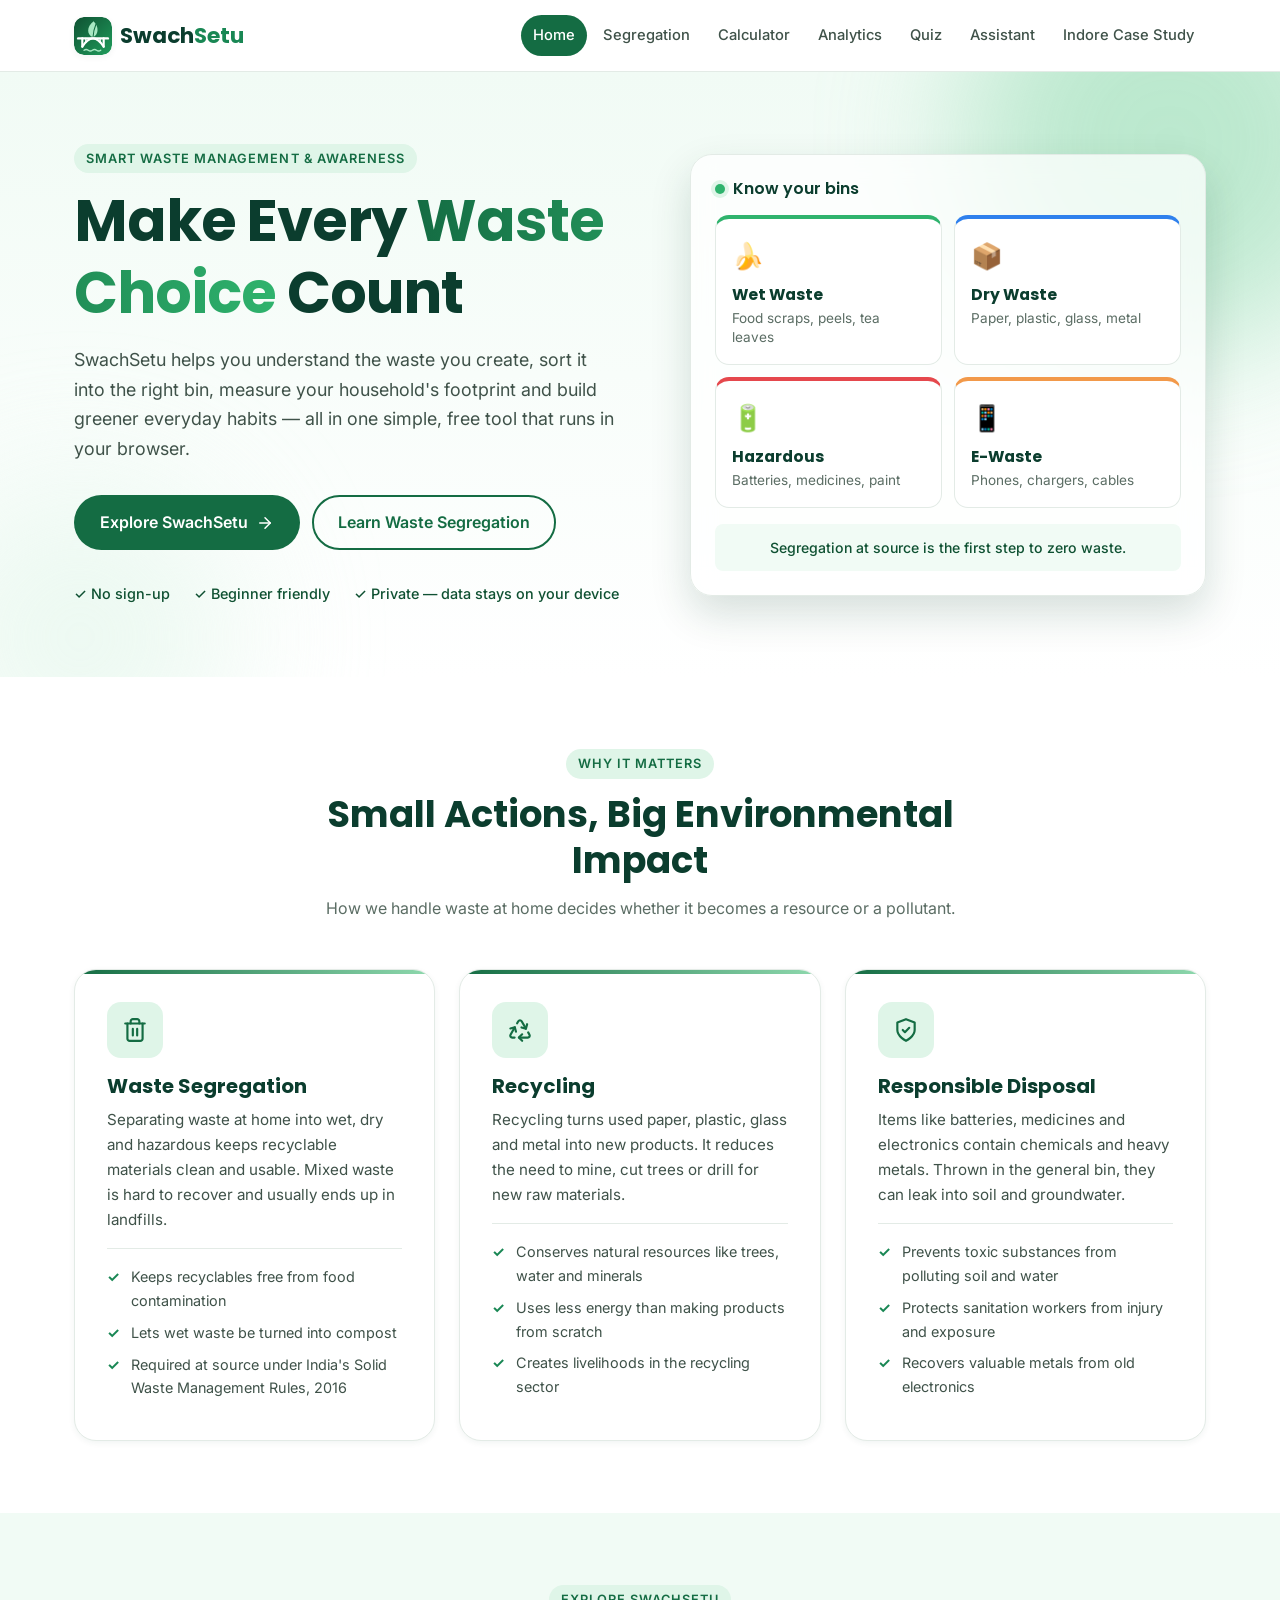
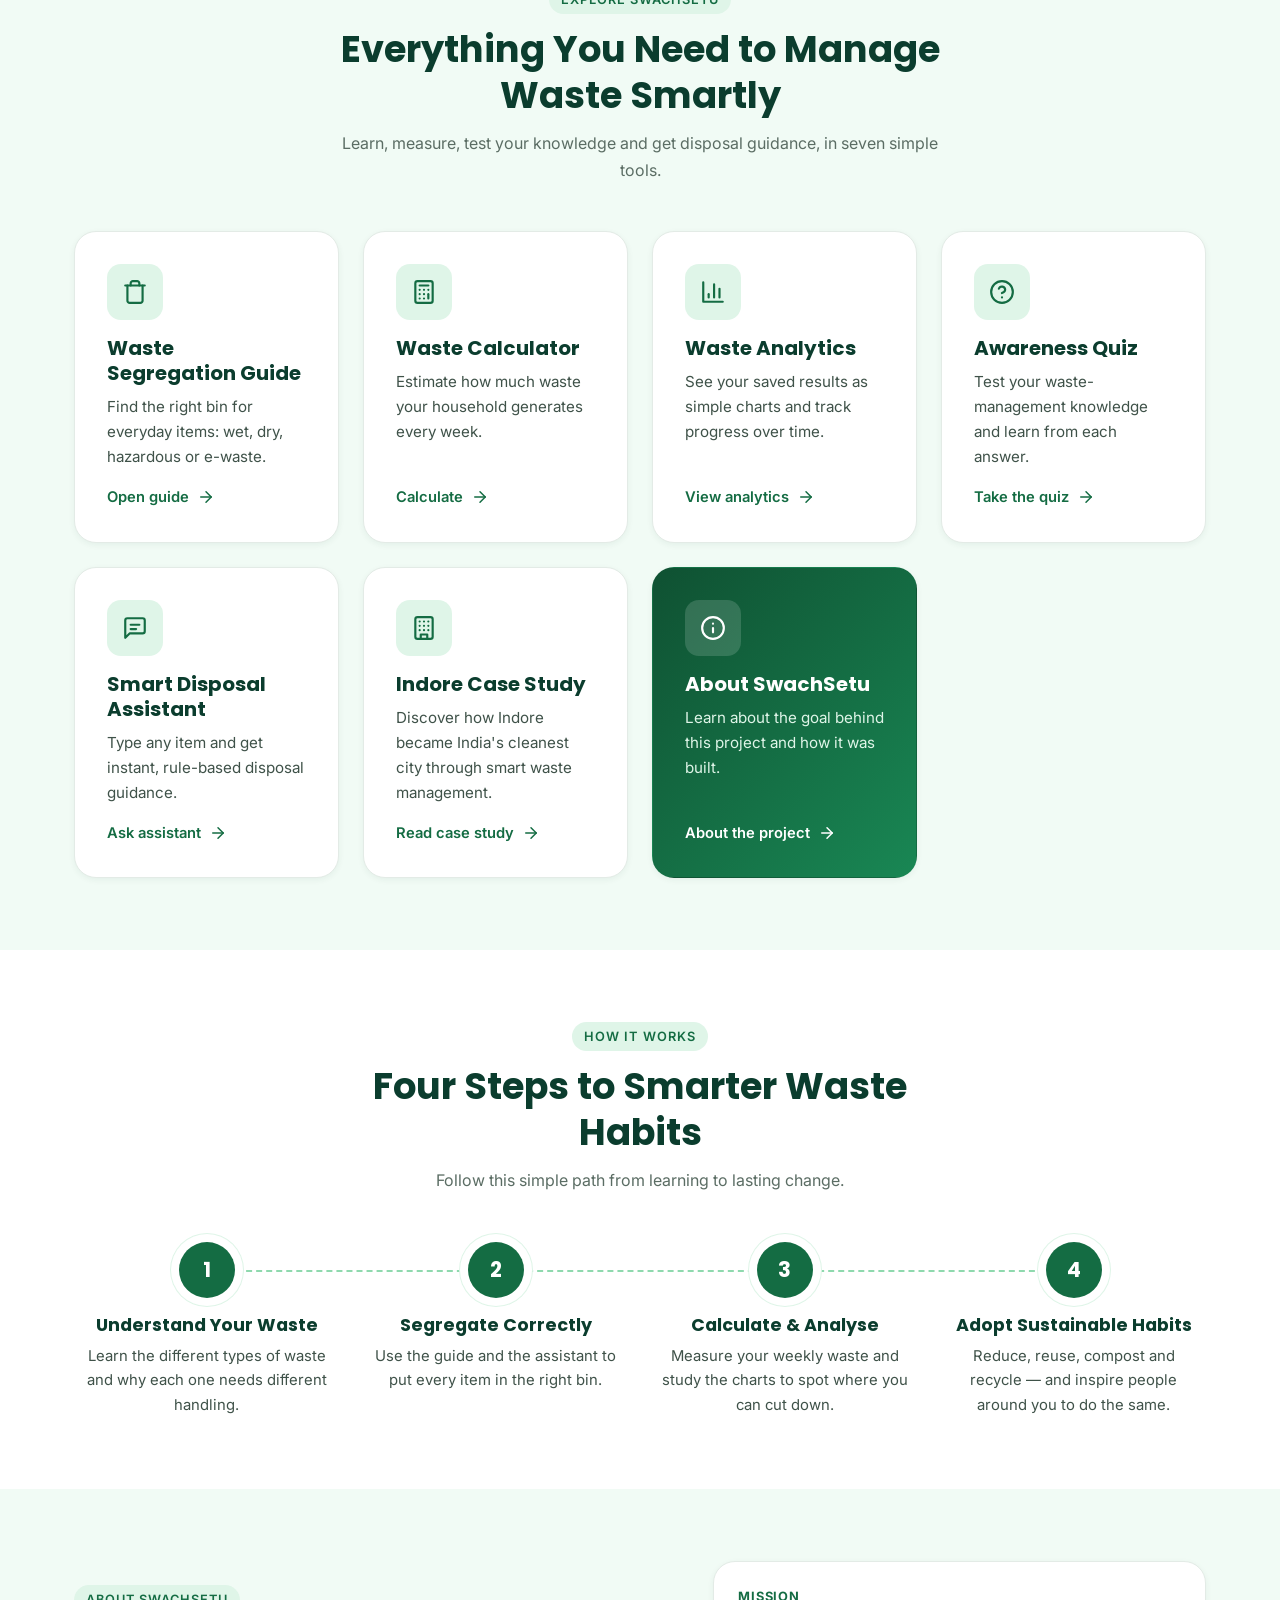
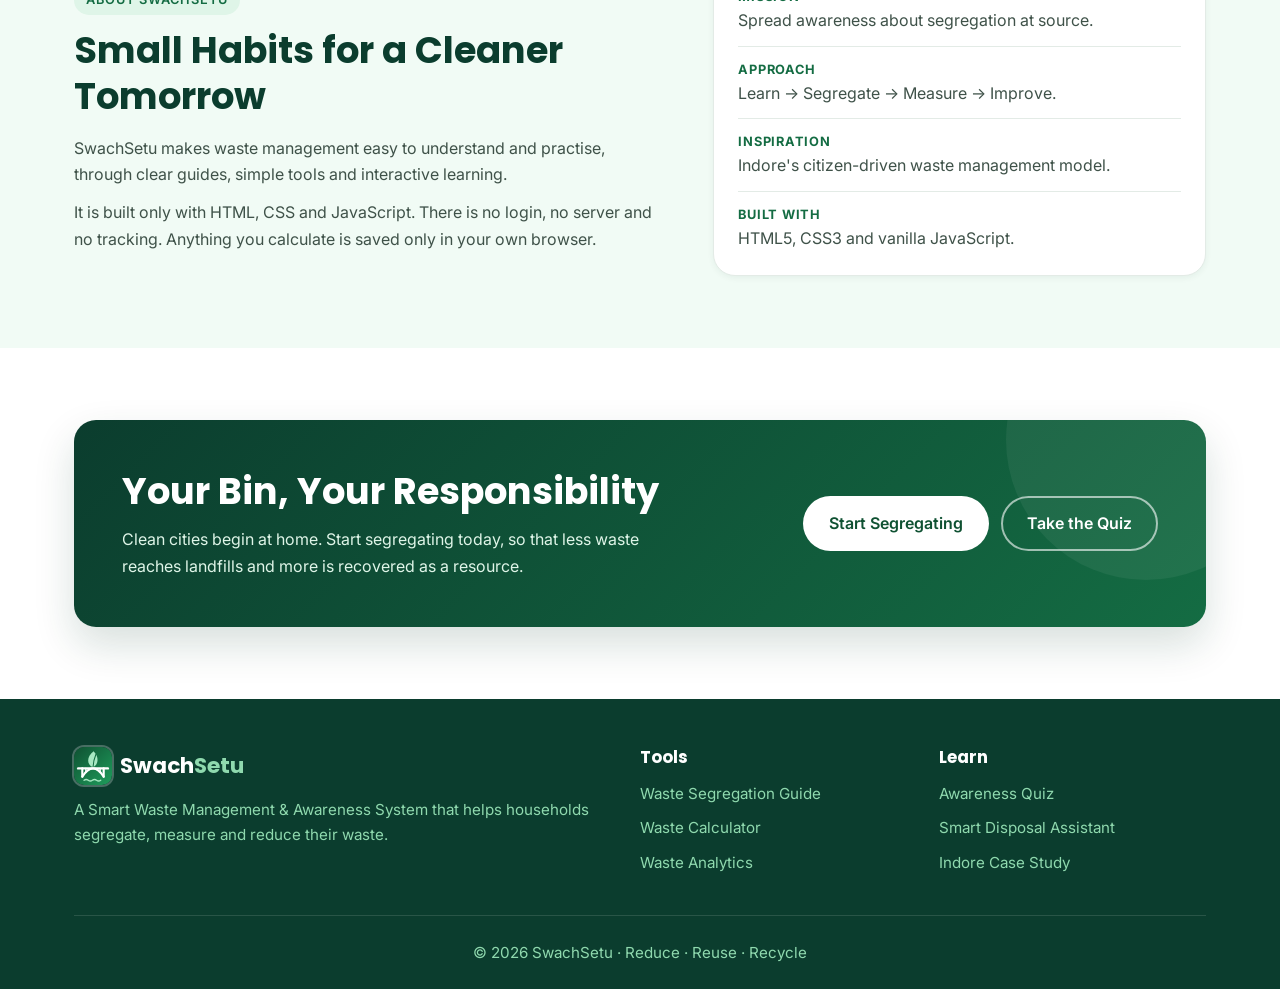
<file: index.html>
<!DOCTYPE html>
<html lang="en">
<head>
  <meta charset="UTF-8">
  <meta name="viewport" content="width=device-width, initial-scale=1.0">
  <meta name="theme-color" content="#146c43">
  <meta name="description" content="SwachSetu – Smart Waste Management & Awareness. Learn to segregate, measure and reduce your waste — one smart habit at a time.">
  <title>Smart Waste Management &amp; Awareness | SwachSetu</title>

  <!-- Favicon -->
  <link rel="icon" href="assets/favicon.svg" type="image/svg+xml">

  <!-- Google Fonts (free): Poppins for headings, Inter for body text -->
  <link rel="preconnect" href="https://fonts.googleapis.com">
  <link rel="preconnect" href="https://fonts.gstatic.com" crossorigin>
  <link href="https://fonts.googleapis.com/css2?family=Inter:wght@400;500;600&family=Poppins:wght@600;700&display=swap" rel="stylesheet">

  <!-- Stylesheets: shared first, then responsive, then this page's own styles -->
  <link rel="stylesheet" href="css/style.css">
  <link rel="stylesheet" href="css/responsive.css">
  <link rel="stylesheet" href="css/pages/home.css">
</head>
<body>
  <!-- Lets keyboard users jump past the navigation -->
  <a href="#main" class="skip-link">Skip to main content</a>

  <!-- ===== NAVIGATION BAR (same on every page) ===== -->
  <header class="navbar">
    <nav class="container navbar__inner" aria-label="Main navigation">
      <a href="index.html" class="navbar__logo" aria-label="SwachSetu home">
        <img src="assets/logo.svg" alt="" class="navbar__logo-mark" width="38" height="38">
        <span class="navbar__logo-text">Swach<span>Setu</span></span>
      </a>

      <!-- Hamburger button: only visible on small screens -->
      <button type="button" class="navbar__toggle" aria-label="Open menu" aria-expanded="false" aria-controls="nav-links">
        <span></span><span></span><span></span>
      </button>

      <ul class="navbar__links" id="nav-links">
          <li><a href="index.html" class="navbar__link">Home</a></li>
          <li><a href="segregation.html" class="navbar__link">Segregation</a></li>
          <li><a href="calculator.html" class="navbar__link">Calculator</a></li>
          <li><a href="analytics.html" class="navbar__link">Analytics</a></li>
          <li><a href="quiz.html" class="navbar__link">Quiz</a></li>
          <li><a href="assistant.html" class="navbar__link">Assistant</a></li>
          <li><a href="case-study.html" class="navbar__link">Indore Case Study</a></li>
      </ul>
    </nav>
  </header>

  <main id="main" tabindex="-1">
    <!-- =====================================================
         1. HERO SECTION
         Left: headline + buttons. Right: "four bins" panel.
         ===================================================== -->
    <section class="hero">
      <!-- Decorative blurred circles in the background -->
      <div class="hero__blob hero__blob--one" aria-hidden="true"></div>
      <div class="hero__blob hero__blob--two" aria-hidden="true"></div>

      <div class="container hero__grid">
        <div class="hero__content reveal">
          <span class="eyebrow">Smart Waste Management &amp; Awareness</span>
          <h1 class="hero__title">Make Every <span class="text-gradient">Waste Choice</span> Count</h1>
          <p class="hero__subtitle">
            SwachSetu helps you understand the waste you create, sort it into the right bin,
            measure your household's footprint and build greener everyday habits —
            all in one simple, free tool that runs in your browser.
          </p>

          <div class="hero__actions">
            <a href="#features" class="btn btn--primary">
              Explore SwachSetu
              <svg class="icon icon--sm" viewBox="0 0 24 24" aria-hidden="true"><path d="M5 12h14"/><path d="m12 5 7 7-7 7"/></svg>
            </a>
            <a href="segregation.html" class="btn btn--outline">Learn Waste Segregation</a>
          </div>

          <ul class="hero__badges">
            <li>✓ No sign-up</li>
            <li>✓ Beginner friendly</li>
            <li>✓ Private — data stays on your device</li>
          </ul>
        </div>

        <!-- Visual panel: the four types of waste bins -->
        <div class="bin-panel reveal" role="group" aria-label="The four types of waste bins">
          <div class="bin-panel__header">
            <span class="bin-panel__dot"></span>
            <h2 class="bin-panel__title">Know your bins</h2>
          </div>

          <div class="bin-panel__grid">
            <div class="bin bin--wet">
              <span class="bin__emoji" aria-hidden="true">🍌</span>
              <h3 class="bin__title">Wet Waste</h3>
              <p>Food scraps, peels, tea leaves</p>
            </div>
            <div class="bin bin--dry">
              <span class="bin__emoji" aria-hidden="true">📦</span>
              <h3 class="bin__title">Dry Waste</h3>
              <p>Paper, plastic, glass, metal</p>
            </div>
            <div class="bin bin--hazardous">
              <span class="bin__emoji" aria-hidden="true">🔋</span>
              <h3 class="bin__title">Hazardous</h3>
              <p>Batteries, medicines, paint</p>
            </div>
            <div class="bin bin--ewaste">
              <span class="bin__emoji" aria-hidden="true">📱</span>
              <h3 class="bin__title">E-Waste</h3>
              <p>Phones, chargers, cables</p>
            </div>
          </div>

          <p class="bin-panel__note">Segregation at source is the first step to zero waste.</p>
        </div>
      </div>
    </section>


    <!-- =====================================================
         2. ENVIRONMENTAL IMPACT SECTION
         Three educational cards (no invented statistics).
         ===================================================== -->
    <section class="section" id="impact">
      <div class="container">
        <div class="section-title reveal">
          <span class="eyebrow">Why it matters</span>
          <h2>Small Actions, Big Environmental Impact</h2>
          <p>How we handle waste at home decides whether it becomes a resource or a pollutant.</p>
        </div>

        <div class="grid grid--3 stagger">
          <article class="card card--hover impact-card reveal">
            <div class="card__icon">
              <svg class="icon" viewBox="0 0 24 24" aria-hidden="true"><path d="M3 6h18"/><path d="M19 6v14c0 1-1 2-2 2H7c-1 0-2-1-2-2V6"/><path d="M8 6V4c0-1 1-2 2-2h4c1 0 2 1 2 2v2"/><path d="M10 11v6"/><path d="M14 11v6"/></svg>
            </div>
            <h3 class="card__title">Waste Segregation</h3>
            <p class="card__text">
              Separating waste at home into wet, dry and hazardous keeps recyclable materials
              clean and usable. Mixed waste is hard to recover and usually ends up in landfills.
            </p>
            <ul class="impact-card__list">
              <li>Keeps recyclables free from food contamination</li>
              <li>Lets wet waste be turned into compost</li>
              <li>Required at source under India's Solid Waste Management Rules, 2016</li>
            </ul>
          </article>

          <article class="card card--hover impact-card reveal">
            <div class="card__icon">
              <svg class="icon" viewBox="0 0 24 24" aria-hidden="true"><path d="M7 19H4.815a1.83 1.83 0 0 1-1.57-.881 1.785 1.785 0 0 1-.004-1.784L7.196 9.5"/><path d="M11 19h8.203a1.83 1.83 0 0 0 1.556-.89 1.784 1.784 0 0 0 0-1.775l-1.226-2.12"/><path d="m14 16-3 3 3 3"/><path d="M8.293 13.596 7.196 9.5 3.1 10.598"/><path d="m9.344 5.811 1.093-1.892A1.83 1.83 0 0 1 11.985 3a1.784 1.784 0 0 1 1.546.888l3.943 6.843"/><path d="m13.378 9.633 4.096 1.098 1.097-4.096"/></svg>
            </div>
            <h3 class="card__title">Recycling</h3>
            <p class="card__text">
              Recycling turns used paper, plastic, glass and metal into new products. It
              reduces the need to mine, cut trees or drill for new raw materials.
            </p>
            <ul class="impact-card__list">
              <li>Conserves natural resources like trees, water and minerals</li>
              <li>Uses less energy than making products from scratch</li>
              <li>Creates livelihoods in the recycling sector</li>
            </ul>
          </article>

          <article class="card card--hover impact-card reveal">
            <div class="card__icon">
              <svg class="icon" viewBox="0 0 24 24" aria-hidden="true"><path d="M12 22s8-4 8-10V5l-8-3-8 3v7c0 6 8 10 8 10z"/><path d="m9 12 2 2 4-4"/></svg>
            </div>
            <h3 class="card__title">Responsible Disposal</h3>
            <p class="card__text">
              Items like batteries, medicines and electronics contain chemicals and heavy metals.
              Thrown in the general bin, they can leak into soil and groundwater.
            </p>
            <ul class="impact-card__list">
              <li>Prevents toxic substances from polluting soil and water</li>
              <li>Protects sanitation workers from injury and exposure</li>
              <li>Recovers valuable metals from old electronics</li>
            </ul>
          </article>
        </div>
      </div>
    </section>


    <!-- =====================================================
         3. EXPLORE FEATURES SECTION
         Seven clickable cards — the whole card is a link.
         ===================================================== -->
    <section class="section section--light" id="features">
      <div class="container">
        <div class="section-title reveal">
          <span class="eyebrow">Explore SwachSetu</span>
          <h2>Everything You Need to Manage Waste Smartly</h2>
          <p>Learn, measure, test your knowledge and get disposal guidance, in seven simple tools.</p>
        </div>

        <div class="grid feature-grid stagger">
          <a href="segregation.html" class="card card--hover feature-card reveal">
            <div class="card__icon">
              <svg class="icon" viewBox="0 0 24 24" aria-hidden="true"><path d="M3 6h18"/><path d="M19 6v14c0 1-1 2-2 2H7c-1 0-2-1-2-2V6"/><path d="M8 6V4c0-1 1-2 2-2h4c1 0 2 1 2 2v2"/></svg>
            </div>
            <h3 class="card__title">Waste Segregation Guide</h3>
            <p class="card__text">Find the right bin for everyday items: wet, dry, hazardous or e-waste.</p>
            <span class="feature-card__link">Open guide <svg class="icon icon--sm" viewBox="0 0 24 24" aria-hidden="true"><path d="M5 12h14"/><path d="m12 5 7 7-7 7"/></svg></span>
          </a>

          <a href="calculator.html" class="card card--hover feature-card reveal">
            <div class="card__icon">
              <svg class="icon" viewBox="0 0 24 24" aria-hidden="true"><rect width="16" height="20" x="4" y="2" rx="2"/><path d="M8 6h8"/><path d="M16 14v4"/><path d="M16 10h.01M12 10h.01M8 10h.01M12 14h.01M8 14h.01M12 18h.01M8 18h.01"/></svg>
            </div>
            <h3 class="card__title">Waste Calculator</h3>
            <p class="card__text">Estimate how much waste your household generates every week.</p>
            <span class="feature-card__link">Calculate <svg class="icon icon--sm" viewBox="0 0 24 24" aria-hidden="true"><path d="M5 12h14"/><path d="m12 5 7 7-7 7"/></svg></span>
          </a>

          <a href="analytics.html" class="card card--hover feature-card reveal">
            <div class="card__icon">
              <svg class="icon" viewBox="0 0 24 24" aria-hidden="true"><path d="M3 3v18h18"/><path d="M18 17V9"/><path d="M13 17V5"/><path d="M8 17v-3"/></svg>
            </div>
            <h3 class="card__title">Waste Analytics</h3>
            <p class="card__text">See your saved results as simple charts and track progress over time.</p>
            <span class="feature-card__link">View analytics <svg class="icon icon--sm" viewBox="0 0 24 24" aria-hidden="true"><path d="M5 12h14"/><path d="m12 5 7 7-7 7"/></svg></span>
          </a>

          <a href="quiz.html" class="card card--hover feature-card reveal">
            <div class="card__icon">
              <svg class="icon" viewBox="0 0 24 24" aria-hidden="true"><circle cx="12" cy="12" r="10"/><path d="M9.09 9a3 3 0 0 1 5.83 1c0 2-3 3-3 3"/><path d="M12 17h.01"/></svg>
            </div>
            <h3 class="card__title">Awareness Quiz</h3>
            <p class="card__text">Test your waste-management knowledge and learn from each answer.</p>
            <span class="feature-card__link">Take the quiz <svg class="icon icon--sm" viewBox="0 0 24 24" aria-hidden="true"><path d="M5 12h14"/><path d="m12 5 7 7-7 7"/></svg></span>
          </a>

          <a href="assistant.html" class="card card--hover feature-card reveal">
            <div class="card__icon">
              <svg class="icon" viewBox="0 0 24 24" aria-hidden="true"><path d="M21 15a2 2 0 0 1-2 2H7l-4 4V5a2 2 0 0 1 2-2h14a2 2 0 0 1 2 2z"/><path d="M8 9h8"/><path d="M8 13h5"/></svg>
            </div>
            <h3 class="card__title">Smart Disposal Assistant</h3>
            <p class="card__text">Type any item and get instant, rule-based disposal guidance.</p>
            <span class="feature-card__link">Ask assistant <svg class="icon icon--sm" viewBox="0 0 24 24" aria-hidden="true"><path d="M5 12h14"/><path d="m12 5 7 7-7 7"/></svg></span>
          </a>

          <a href="case-study.html" class="card card--hover feature-card reveal">
            <div class="card__icon">
              <svg class="icon" viewBox="0 0 24 24" aria-hidden="true"><rect x="4" y="2" width="16" height="20" rx="2"/><path d="M9 22v-4h6v4"/><path d="M8 6h.01M12 6h.01M16 6h.01M8 10h.01M12 10h.01M16 10h.01M8 14h.01M12 14h.01M16 14h.01"/></svg>
            </div>
            <h3 class="card__title">Indore Case Study</h3>
            <p class="card__text">Discover how Indore became India's cleanest city through smart waste management.</p>
            <span class="feature-card__link">Read case study <svg class="icon icon--sm" viewBox="0 0 24 24" aria-hidden="true"><path d="M5 12h14"/><path d="m12 5 7 7-7 7"/></svg></span>
          </a>

          <a href="#about" class="card card--hover feature-card feature-card--accent reveal">
            <div class="card__icon">
              <svg class="icon" viewBox="0 0 24 24" aria-hidden="true"><circle cx="12" cy="12" r="10"/><path d="M12 16v-4"/><path d="M12 8h.01"/></svg>
            </div>
            <h3 class="card__title">About SwachSetu</h3>
            <p class="card__text">Learn about the goal behind this project and how it was built.</p>
            <span class="feature-card__link">About the project <svg class="icon icon--sm" viewBox="0 0 24 24" aria-hidden="true"><path d="M5 12h14"/><path d="m12 5 7 7-7 7"/></svg></span>
          </a>
        </div>
      </div>
    </section>


    <!-- =====================================================
         4. HOW IT WORKS SECTION
         Four numbered steps connected by a line (desktop).
         ===================================================== -->
    <section class="section" id="how-it-works">
      <div class="container">
        <div class="section-title reveal">
          <span class="eyebrow">How it works</span>
          <h2>Four Steps to Smarter Waste Habits</h2>
          <p>Follow this simple path from learning to lasting change.</p>
        </div>

        <ol class="steps stagger">
          <li class="step reveal">
            <span class="step__number">1</span>
            <h3>Understand Your Waste</h3>
            <p>Learn the different types of waste and why each one needs different handling.</p>
          </li>
          <li class="step reveal">
            <span class="step__number">2</span>
            <h3>Segregate Correctly</h3>
            <p>Use the guide and the assistant to put every item in the right bin.</p>
          </li>
          <li class="step reveal">
            <span class="step__number">3</span>
            <h3>Calculate &amp; Analyse</h3>
            <p>Measure your weekly waste and study the charts to spot where you can cut down.</p>
          </li>
          <li class="step reveal">
            <span class="step__number">4</span>
            <h3>Adopt Sustainable Habits</h3>
            <p>Reduce, reuse, compost and recycle — and inspire people around you to do the same.</p>
          </li>
        </ol>
      </div>
    </section>


    <!-- =====================================================
         ABOUT SECTION (target of the "About SwachSetu" card)
         ===================================================== -->
    <section class="section section--light" id="about">
      <div class="container about">
        <div class="about__text reveal">
          <span class="eyebrow">About SwachSetu</span>
          <h2>Small Habits for a Cleaner Tomorrow</h2>
          <p>
            SwachSetu makes waste management easy to understand and practise, through
            clear guides, simple tools and interactive learning.
          </p>
          <p>
            It is built only with HTML, CSS and JavaScript. There is no login, no server and no
            tracking. Anything you calculate is saved only in your own browser.
          </p>
        </div>

        <ul class="about__list reveal">
          <li><strong>Mission</strong><span>Spread awareness about segregation at source.</span></li>
          <li><strong>Approach</strong><span>Learn → Segregate → Measure → Improve.</span></li>
          <li><strong>Inspiration</strong><span>Indore's citizen-driven waste management model.</span></li>
          <li><strong>Built with</strong><span>HTML5, CSS3 and vanilla JavaScript.</span></li>
        </ul>
      </div>
    </section>


    <!-- =====================================================
         5. FINAL CALL-TO-ACTION
         ===================================================== -->
    <section class="section cta-section">
      <div class="container">
        <div class="cta reveal">
          <div class="cta__content">
            <h2>Your Bin, Your Responsibility</h2>
            <p>
              Clean cities begin at home. Start segregating today, so that less waste
              reaches landfills and more is recovered as a resource.
            </p>
          </div>
          <div class="cta__actions">
            <a href="segregation.html" class="btn btn--light">Start Segregating</a>
            <a href="quiz.html" class="btn btn--ghost">Take the Quiz</a>
          </div>
        </div>
      </div>
    </section>
  </main>

  <!-- ===== FOOTER (same on every page) ===== -->
  <footer class="footer">
    <div class="container">
      <div class="footer__grid">
        <div class="footer__brand">
          <a href="index.html" class="navbar__logo" aria-label="SwachSetu home">
            <img src="assets/logo.svg" alt="" class="navbar__logo-mark" width="38" height="38">
            <span class="navbar__logo-text">Swach<span>Setu</span></span>
          </a>
          <p>A Smart Waste Management &amp; Awareness System that helps households
            segregate, measure and reduce their waste.</p>
        </div>
        <div>
          <h2 class="footer__title">Tools</h2>
          <ul class="footer__links">
            <li><a href="segregation.html">Waste Segregation Guide</a></li>
            <li><a href="calculator.html">Waste Calculator</a></li>
            <li><a href="analytics.html">Waste Analytics</a></li>
          </ul>
        </div>
        <div>
          <h2 class="footer__title">Learn</h2>
          <ul class="footer__links">
            <li><a href="quiz.html">Awareness Quiz</a></li>
            <li><a href="assistant.html">Smart Disposal Assistant</a></li>
            <li><a href="case-study.html">Indore Case Study</a></li>
          </ul>
        </div>
      </div>
      <div class="footer__bottom">
        <p>&copy; <span id="year"></span> SwachSetu &middot; Reduce &middot; Reuse &middot; Recycle</p>
      </div>
    </div>
  </footer>

  <!-- Scripts at the end so the HTML loads first -->
  <script src="js/storage.js"></script>
  <script src="js/main.js"></script>
  <script src="js/home.js"></script>
</body>
</html>
</file>
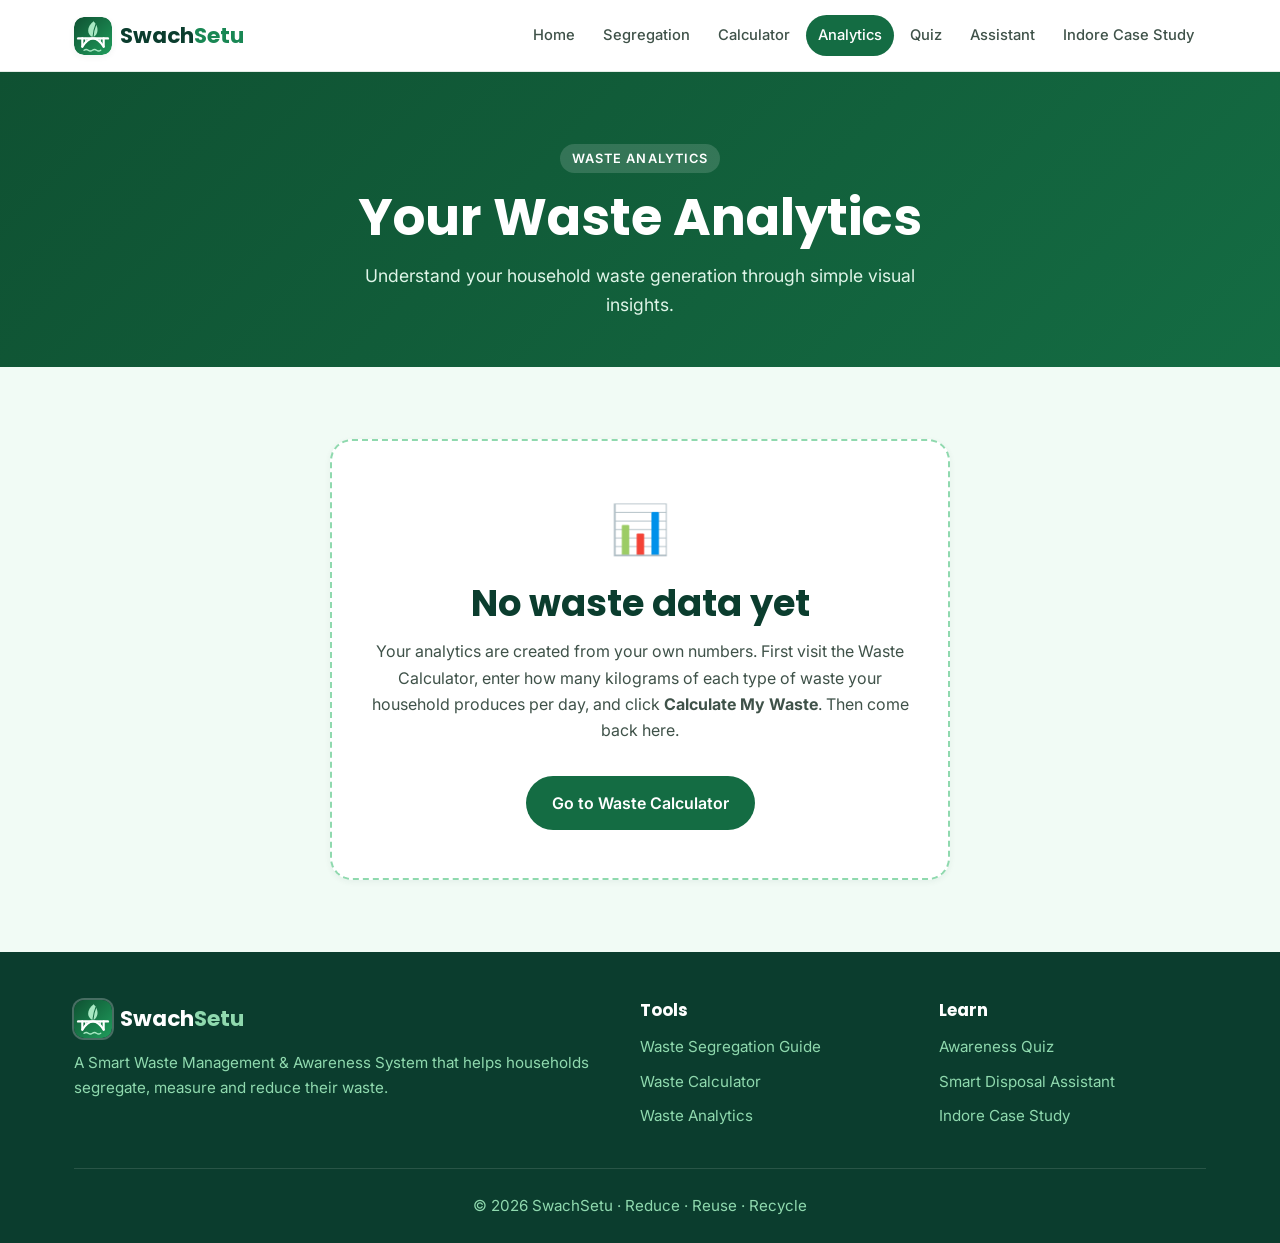
<file: analytics.html>
<!DOCTYPE html>
<html lang="en">
<head>
  <meta charset="UTF-8">
  <meta name="viewport" content="width=device-width, initial-scale=1.0">
  <meta name="theme-color" content="#146c43">
  <meta name="description" content="SwachSetu – Waste Analytics. Understand your household waste generation through simple visual insights.">
  <title>Waste Analytics | SwachSetu</title>

  <!-- Favicon -->
  <link rel="icon" href="assets/favicon.svg" type="image/svg+xml">

  <!-- Google Fonts (free): Poppins for headings, Inter for body text -->
  <link rel="preconnect" href="https://fonts.googleapis.com">
  <link rel="preconnect" href="https://fonts.gstatic.com" crossorigin>
  <link href="https://fonts.googleapis.com/css2?family=Inter:wght@400;500;600&family=Poppins:wght@600;700&display=swap" rel="stylesheet">

  <!-- Stylesheets: shared first, then responsive, then this page's own styles -->
  <link rel="stylesheet" href="css/style.css">
  <link rel="stylesheet" href="css/responsive.css">
  <link rel="stylesheet" href="css/pages/analytics.css">
</head>
<body>
  <!-- Lets keyboard users jump past the navigation -->
  <a href="#main" class="skip-link">Skip to main content</a>

  <!-- ===== NAVIGATION BAR (same on every page) ===== -->
  <header class="navbar">
    <nav class="container navbar__inner" aria-label="Main navigation">
      <a href="index.html" class="navbar__logo" aria-label="SwachSetu home">
        <img src="assets/logo.svg" alt="" class="navbar__logo-mark" width="38" height="38">
        <span class="navbar__logo-text">Swach<span>Setu</span></span>
      </a>

      <!-- Hamburger button: only visible on small screens -->
      <button type="button" class="navbar__toggle" aria-label="Open menu" aria-expanded="false" aria-controls="nav-links">
        <span></span><span></span><span></span>
      </button>

      <ul class="navbar__links" id="nav-links">
          <li><a href="index.html" class="navbar__link">Home</a></li>
          <li><a href="segregation.html" class="navbar__link">Segregation</a></li>
          <li><a href="calculator.html" class="navbar__link">Calculator</a></li>
          <li><a href="analytics.html" class="navbar__link">Analytics</a></li>
          <li><a href="quiz.html" class="navbar__link">Quiz</a></li>
          <li><a href="assistant.html" class="navbar__link">Assistant</a></li>
          <li><a href="case-study.html" class="navbar__link">Indore Case Study</a></li>
      </ul>
    </nav>
  </header>

  <main id="main" tabindex="-1">
    <!-- ===== PAGE HEADER ===== -->
    <section class="page-header">
      <div class="container">
        <span class="eyebrow">Waste Analytics</span>
        <h1>Your Waste Analytics</h1>
        <p>Understand your household waste generation through simple visual insights.</p>
      </div>
    </section>


    <section class="section section--light">
      <div class="container">

        <!-- =====================================================
             EMPTY STATE – shown when there is no saved calculation
             ===================================================== -->
        <div class="card empty-state" id="empty-state" hidden>
          <span class="empty-state__icon" aria-hidden="true">📊</span>
          <h2>No waste data yet</h2>
          <p id="empty-message">
            Your analytics are created from your own numbers. First visit the Waste Calculator,
            enter how many kilograms of each type of waste your household produces per day,
            and click <strong>Calculate My Waste</strong>. Then come back here.
          </p>
          <a href="calculator.html" class="btn btn--primary mt-6">Go to Waste Calculator</a>
        </div>


        <!-- =====================================================
             DASHBOARD – shown when saved data exists
             ===================================================== -->
        <div id="dashboard" hidden>

          <!-- Top bar: source of the data + actions -->
          <div class="dash-bar">
            <p class="dash-bar__info">
              <span class="live-dot" aria-hidden="true"></span>
              Based on your calculation saved on <strong id="saved-date"></strong>
            </p>
            <div class="dash-bar__actions">
              <button type="button" class="btn btn--outline btn--small" id="reload-btn">
                <svg class="icon icon--sm" viewBox="0 0 24 24" aria-hidden="true"><path d="M21 12a9 9 0 1 1-3-6.7L21 8"/><path d="M21 3v5h-5"/></svg>
                Reload analytics
              </button>
              <a href="calculator.html" class="btn btn--primary btn--small">
                <svg class="icon icon--sm" viewBox="0 0 24 24" aria-hidden="true"><path d="m15 18-6-6 6-6"/></svg>
                Back to Calculator
              </a>
            </div>
          </div>


          <!-- ===== 1. SUMMARY CARDS ===== -->
          <div class="summary-grid">
            <article class="card summary-card summary-card--main">
              <span class="summary-card__label">Daily waste</span>
              <p class="summary-card__value"><span id="daily-total"></span> <small>kg</small></p>
              <span class="summary-card__sub">from your latest input</span>
            </article>
            <article class="card summary-card">
              <span class="summary-card__label">Weekly estimate</span>
              <p class="summary-card__value"><span id="weekly-total"></span> <small>kg</small></p>
              <span class="summary-card__sub">daily × 7</span>
            </article>
            <article class="card summary-card">
              <span class="summary-card__label">Monthly estimate</span>
              <p class="summary-card__value"><span id="monthly-total"></span> <small>kg</small></p>
              <span class="summary-card__sub">daily × 30</span>
            </article>
            <article class="card summary-card summary-card--largest" id="largest-card">
              <span class="summary-card__label">Largest category</span>
              <p class="summary-card__largest" id="largest-name"></p>
              <span class="summary-card__sub" id="largest-sub"></span>
            </article>
          </div>

          <p class="estimate-note">
            ℹ️ Weekly and monthly values are <strong>estimates</strong> calculated from your latest
            daily input. Real waste amounts change from day to day.
          </p>


          <!-- ===== 2. CHARTS ===== -->
          <div class="chart-grid">

            <!-- A. Donut chart (SVG) -->
            <article class="card chart-card">
              <div class="chart-card__head">
                <h2>Share of each category</h2>
                <p>Percentage of your daily waste</p>
              </div>
              <div class="donut-wrap">
                <div class="donut" id="donut-chart"></div>
                <ul class="legend" id="donut-legend"></ul>
              </div>
            </article>

            <!-- B. Horizontal bar chart (SVG) -->
            <article class="card chart-card">
              <div class="chart-card__head">
                <h2>Quantity by category</h2>
                <p>Kilograms per day, compared side by side</p>
              </div>
              <div class="bar-chart" id="bar-chart"></div>
            </article>
          </div>


          <!-- ===== 3. CATEGORY-WISE ANALYTICS ===== -->
          <section class="category-section" aria-labelledby="category-heading">
            <div class="block-head">
              <h2 id="category-heading">Category-wise breakdown</h2>
              <p>All six categories from your latest calculation</p>
            </div>
            <div class="category-stats" id="category-stats"></div>
          </section>


          <!-- ===== 4. RULE-BASED INSIGHTS ===== -->
          <section class="card insights" aria-labelledby="insights-heading">
            <div class="insights__head">
              <h2 id="insights-heading">Insights &amp; suggestions</h2>
              <span class="rule-tag">Rule-based · generated from fixed rules, not AI</span>
            </div>
            <ul class="insights__list" id="insights-list"></ul>
          </section>
        </div>
      </div>
    </section>
  </main>

  <!-- ===== FOOTER (same on every page) ===== -->
  <footer class="footer">
    <div class="container">
      <div class="footer__grid">
        <div class="footer__brand">
          <a href="index.html" class="navbar__logo" aria-label="SwachSetu home">
            <img src="assets/logo.svg" alt="" class="navbar__logo-mark" width="38" height="38">
            <span class="navbar__logo-text">Swach<span>Setu</span></span>
          </a>
          <p>A Smart Waste Management &amp; Awareness System that helps households
            segregate, measure and reduce their waste.</p>
        </div>
        <div>
          <h2 class="footer__title">Tools</h2>
          <ul class="footer__links">
            <li><a href="segregation.html">Waste Segregation Guide</a></li>
            <li><a href="calculator.html">Waste Calculator</a></li>
            <li><a href="analytics.html">Waste Analytics</a></li>
          </ul>
        </div>
        <div>
          <h2 class="footer__title">Learn</h2>
          <ul class="footer__links">
            <li><a href="quiz.html">Awareness Quiz</a></li>
            <li><a href="assistant.html">Smart Disposal Assistant</a></li>
            <li><a href="case-study.html">Indore Case Study</a></li>
          </ul>
        </div>
      </div>
      <div class="footer__bottom">
        <p>&copy; <span id="year"></span> SwachSetu &middot; Reduce &middot; Reuse &middot; Recycle</p>
      </div>
    </div>
  </footer>

  <!-- Scripts at the end so the HTML loads first -->
  <script src="js/data/waste-items.js"></script>
  <script src="js/storage.js"></script>
  <script src="js/main.js"></script>
  <script src="js/analytics.js"></script>
</body>
</html>
</file>
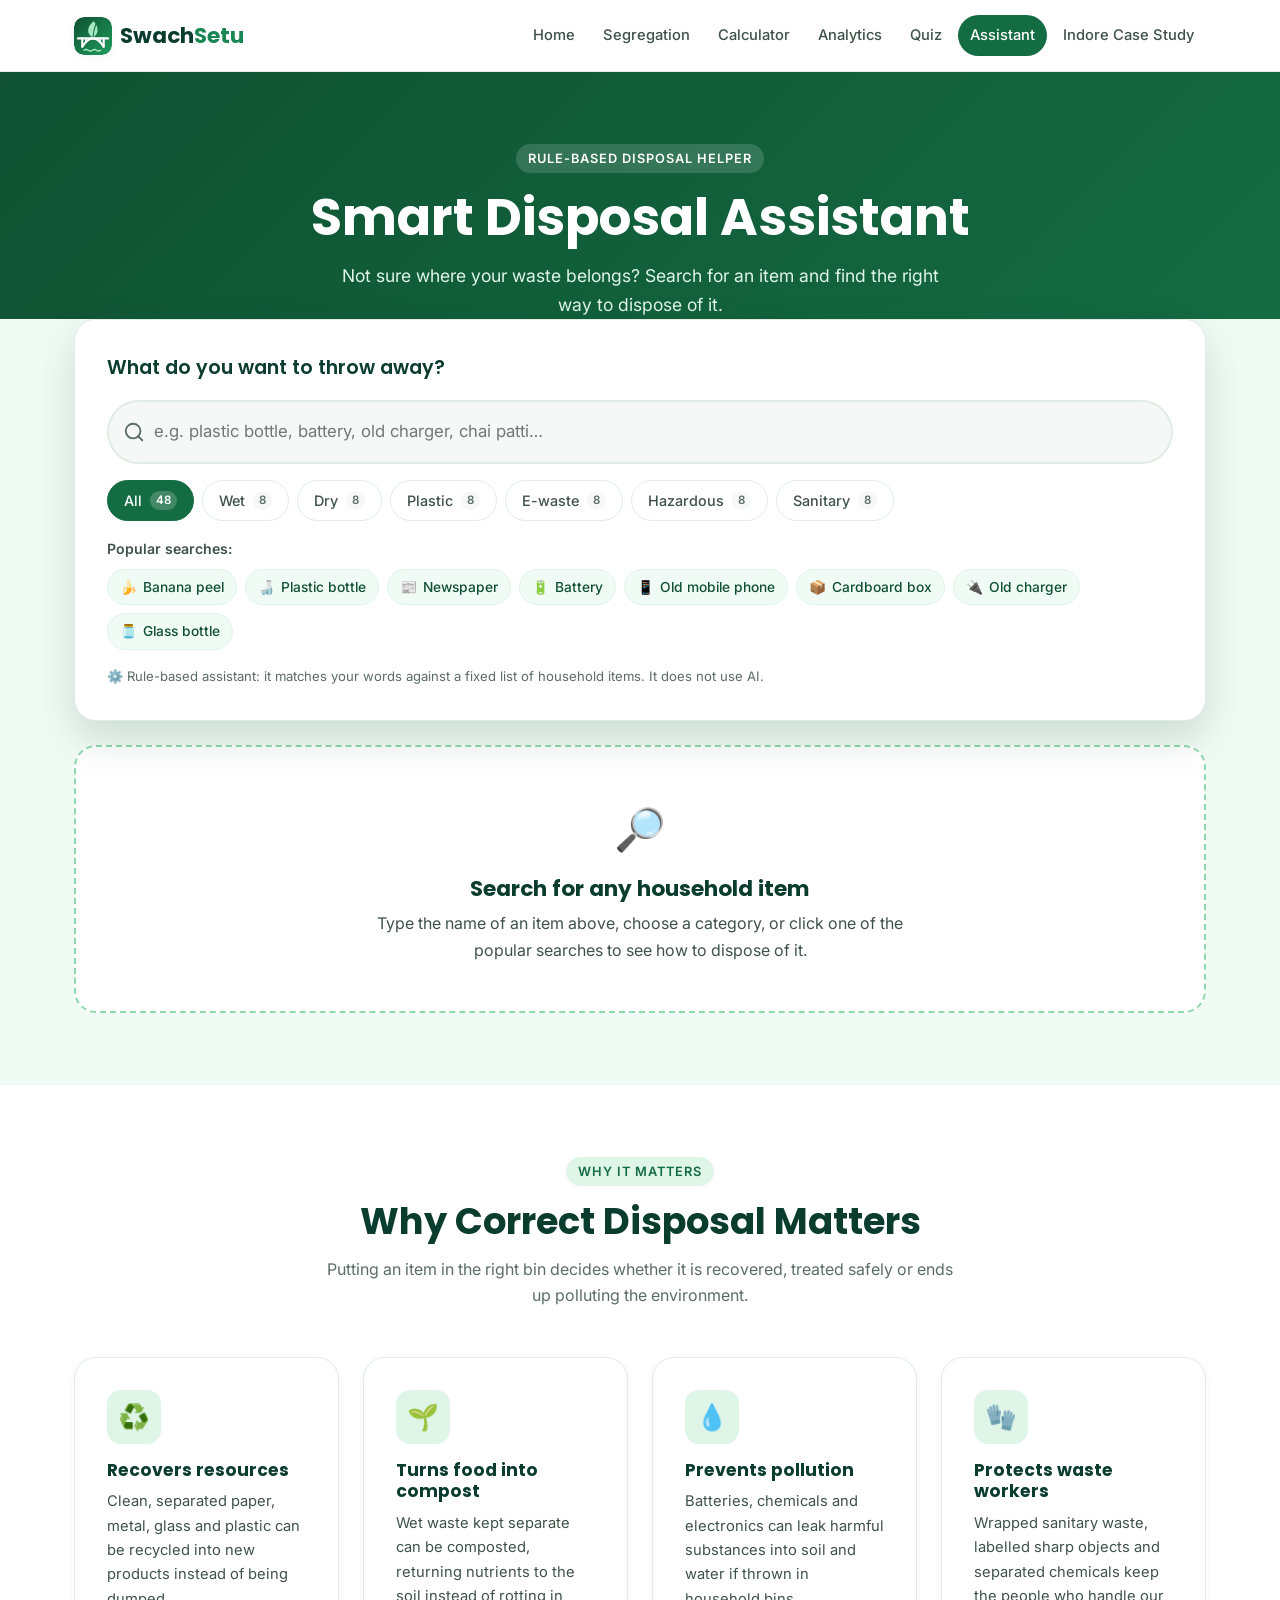
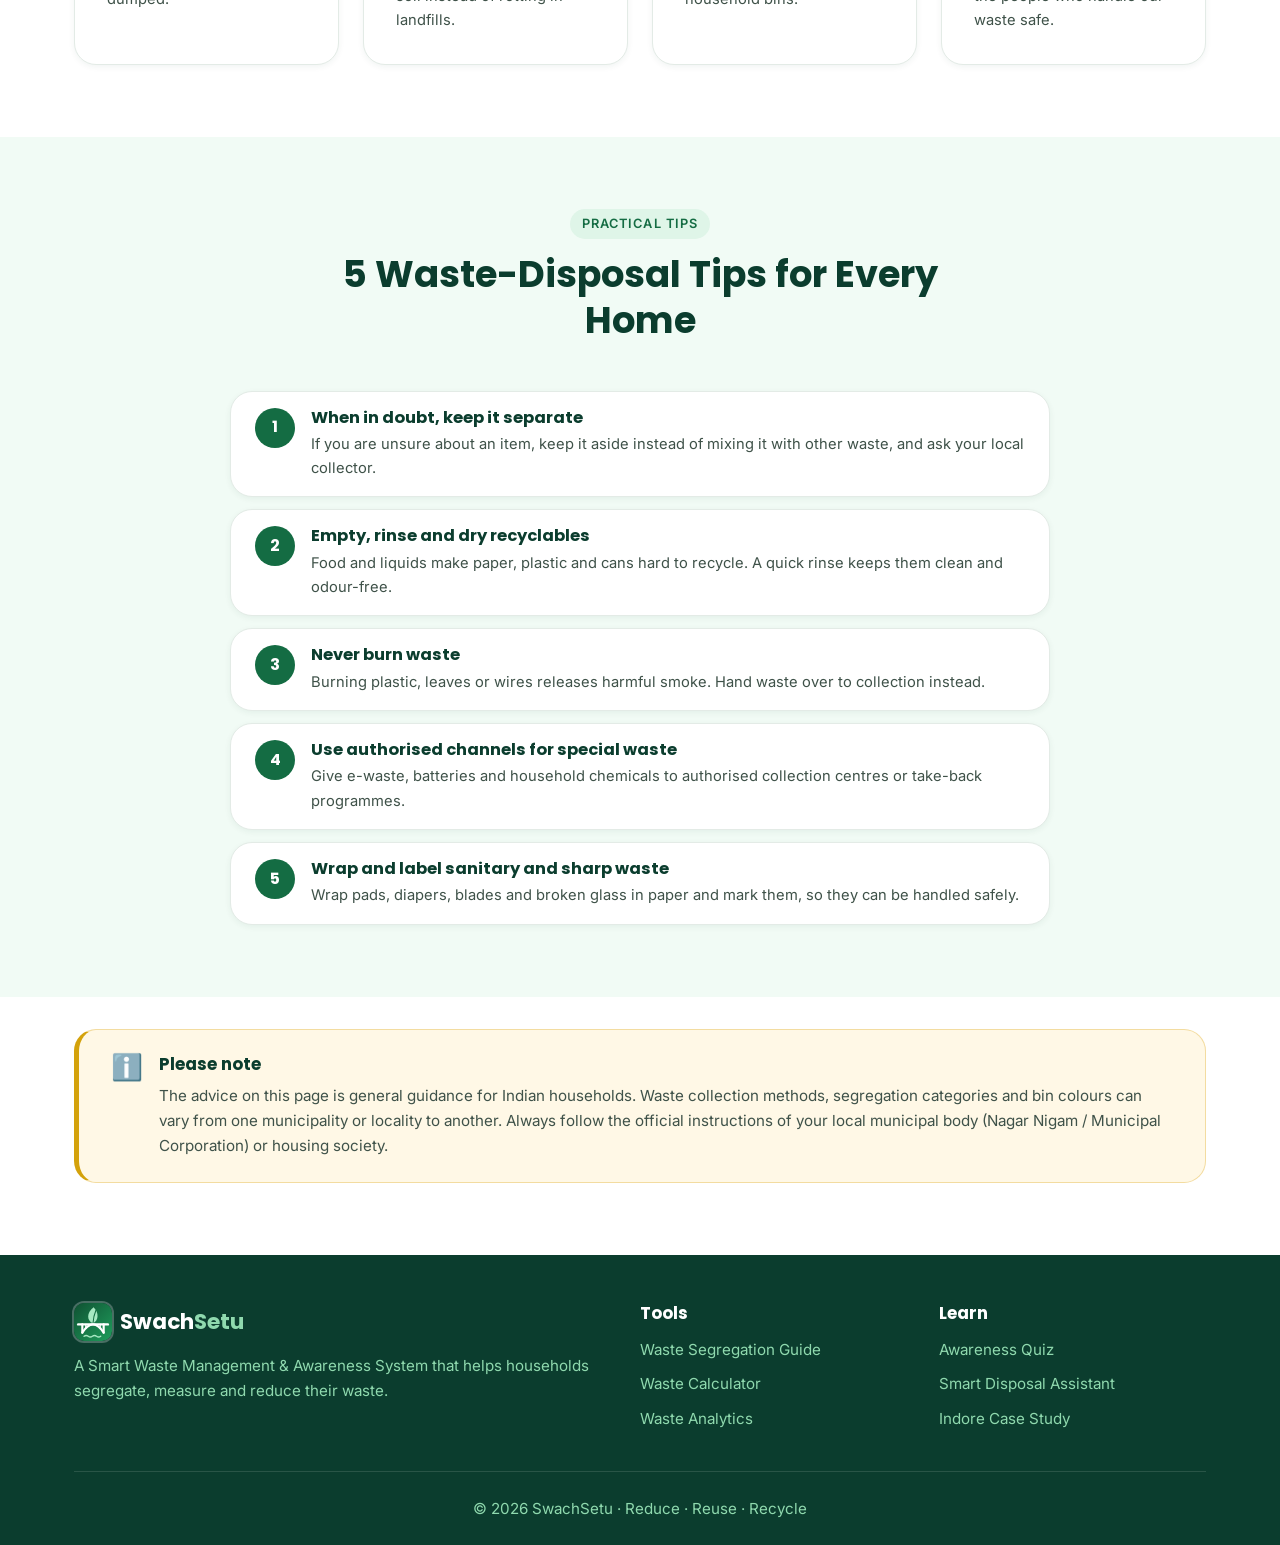
<file: assistant.html>
<!DOCTYPE html>
<html lang="en">
<head>
  <meta charset="UTF-8">
  <meta name="viewport" content="width=device-width, initial-scale=1.0">
  <meta name="theme-color" content="#146c43">
  <meta name="description" content="SwachSetu – Smart Disposal Assistant. Not sure where your waste belongs? Search for an item and find the right way to dispose of it.">
  <title>Smart Disposal Assistant | SwachSetu</title>

  <!-- Favicon -->
  <link rel="icon" href="assets/favicon.svg" type="image/svg+xml">

  <!-- Google Fonts (free): Poppins for headings, Inter for body text -->
  <link rel="preconnect" href="https://fonts.googleapis.com">
  <link rel="preconnect" href="https://fonts.gstatic.com" crossorigin>
  <link href="https://fonts.googleapis.com/css2?family=Inter:wght@400;500;600&family=Poppins:wght@600;700&display=swap" rel="stylesheet">

  <!-- Stylesheets: shared first, then responsive, then this page's own styles -->
  <link rel="stylesheet" href="css/style.css">
  <link rel="stylesheet" href="css/responsive.css">
  <link rel="stylesheet" href="css/pages/assistant.css">
</head>
<body>
  <!-- Lets keyboard users jump past the navigation -->
  <a href="#main" class="skip-link">Skip to main content</a>

  <!-- ===== NAVIGATION BAR (same on every page) ===== -->
  <header class="navbar">
    <nav class="container navbar__inner" aria-label="Main navigation">
      <a href="index.html" class="navbar__logo" aria-label="SwachSetu home">
        <img src="assets/logo.svg" alt="" class="navbar__logo-mark" width="38" height="38">
        <span class="navbar__logo-text">Swach<span>Setu</span></span>
      </a>

      <!-- Hamburger button: only visible on small screens -->
      <button type="button" class="navbar__toggle" aria-label="Open menu" aria-expanded="false" aria-controls="nav-links">
        <span></span><span></span><span></span>
      </button>

      <ul class="navbar__links" id="nav-links">
          <li><a href="index.html" class="navbar__link">Home</a></li>
          <li><a href="segregation.html" class="navbar__link">Segregation</a></li>
          <li><a href="calculator.html" class="navbar__link">Calculator</a></li>
          <li><a href="analytics.html" class="navbar__link">Analytics</a></li>
          <li><a href="quiz.html" class="navbar__link">Quiz</a></li>
          <li><a href="assistant.html" class="navbar__link">Assistant</a></li>
          <li><a href="case-study.html" class="navbar__link">Indore Case Study</a></li>
      </ul>
    </nav>
  </header>

  <main id="main" tabindex="-1">
    <!-- ===== PAGE HEADER ===== -->
    <section class="page-header">
      <div class="container">
        <span class="eyebrow">Rule-based disposal helper</span>
        <h1>Smart Disposal Assistant</h1>
        <p>Not sure where your waste belongs? Search for an item and find the right way to dispose of it.</p>
      </div>
    </section>


    <!-- =====================================================
         1. SEARCH PANEL
         ===================================================== -->
    <section class="section section--light assistant-section" id="assistant">
      <div class="container">
        <div class="card assistant-panel">
          <label for="search-input" class="assistant-panel__label">What do you want to throw away?</label>

          <!-- Search box (styles shared with the Segregation Guide) -->
          <div class="search search--large">
            <svg class="icon icon--sm search__icon" viewBox="0 0 24 24" aria-hidden="true"><circle cx="11" cy="11" r="8"/><path d="m21 21-4.3-4.3"/></svg>
            <input type="search" id="search-input" class="search__input"
                   placeholder="e.g. plastic bottle, battery, old charger, chai patti…"
                   autocomplete="off" aria-describedby="how-it-works" aria-controls="results">
            <button type="button" class="search__clear" id="search-clear" aria-label="Clear search" hidden>✕</button>
          </div>

          <!-- Category filters: data-filter must match a category id -->
          <div class="filters" role="group" aria-label="Filter by category">
            <button type="button" class="filter-btn is-active" data-filter="all" aria-pressed="true">All</button>
            <button type="button" class="filter-btn" data-filter="wet" aria-pressed="false">Wet</button>
            <button type="button" class="filter-btn" data-filter="dry" aria-pressed="false">Dry</button>
            <button type="button" class="filter-btn" data-filter="plastic" aria-pressed="false">Plastic</button>
            <button type="button" class="filter-btn" data-filter="ewaste" aria-pressed="false">E-waste</button>
            <button type="button" class="filter-btn" data-filter="hazardous" aria-pressed="false">Hazardous</button>
            <button type="button" class="filter-btn" data-filter="sanitary" aria-pressed="false">Sanitary</button>
          </div>

          <!-- Popular searches -->
          <div class="suggestions">
            <span class="suggestions__label">Popular searches:</span>
            <div class="suggestions__list" id="suggestions"></div>
          </div>

          <p class="how-it-works" id="how-it-works">
            ⚙️ Rule-based assistant: it matches your words against a fixed list of household items. It does not use AI.
          </p>
        </div>

        <!-- "Showing 3 results for …" (read out by screen readers) -->
        <p class="results-info" id="results-info" aria-live="polite"></p>

        <!-- Welcome message: shown before the user searches -->
        <div class="assistant-state" id="welcome-state">
          <span class="assistant-state__icon" aria-hidden="true">🔎</span>
          <h2>Search for any household item</h2>
          <p>Type the name of an item above, choose a category, or click one of the popular searches to see how to dispose of it.</p>
        </div>

        <!-- No results message -->
        <div class="assistant-state" id="no-results" hidden>
          <span class="assistant-state__icon" aria-hidden="true">🤔</span>
          <h2>No matching item found</h2>
          <p id="no-results-text">Try a simpler word (for example "bottle" instead of "water bottle 1 litre"), check the spelling, or choose "All" categories.</p>
          <p class="assistant-state__hint">Still not sure? Keep the item aside and check with your local municipal waste collector.</p>
          <button type="button" class="btn btn--outline mt-4" id="reset-btn">Clear search</button>
        </div>

        <!-- Result cards are added here by assistant.js -->
        <div class="result-grid" id="results"></div>
      </div>
    </section>


    <!-- =====================================================
         2. WHY CORRECT DISPOSAL MATTERS
         ===================================================== -->
    <section class="section" id="why">
      <div class="container">
        <div class="section-title reveal">
          <span class="eyebrow">Why it matters</span>
          <h2>Why Correct Disposal Matters</h2>
          <p>Putting an item in the right bin decides whether it is recovered, treated safely or ends up polluting the environment.</p>
        </div>

        <div class="grid why-grid">
          <article class="card card--hover why-card reveal">
            <span class="why-card__icon" aria-hidden="true">♻️</span>
            <h3>Recovers resources</h3>
            <p>Clean, separated paper, metal, glass and plastic can be recycled into new products instead of being dumped.</p>
          </article>
          <article class="card card--hover why-card reveal">
            <span class="why-card__icon" aria-hidden="true">🌱</span>
            <h3>Turns food into compost</h3>
            <p>Wet waste kept separate can be composted, returning nutrients to the soil instead of rotting in landfills.</p>
          </article>
          <article class="card card--hover why-card reveal">
            <span class="why-card__icon" aria-hidden="true">💧</span>
            <h3>Prevents pollution</h3>
            <p>Batteries, chemicals and electronics can leak harmful substances into soil and water if thrown in household bins.</p>
          </article>
          <article class="card card--hover why-card reveal">
            <span class="why-card__icon" aria-hidden="true">🧤</span>
            <h3>Protects waste workers</h3>
            <p>Wrapped sanitary waste, labelled sharp objects and separated chemicals keep the people who handle our waste safe.</p>
          </article>
        </div>
      </div>
    </section>


    <!-- =====================================================
         3. FIVE DISPOSAL TIPS
         ===================================================== -->
    <section class="section section--light" id="tips">
      <div class="container">
        <div class="section-title reveal">
          <span class="eyebrow">Practical tips</span>
          <h2>5 Waste-Disposal Tips for Every Home</h2>
        </div>

        <ol class="disposal-tips">
          <li class="card reveal">
            <span class="disposal-tips__num">1</span>
            <div>
              <h3>When in doubt, keep it separate</h3>
              <p>If you are unsure about an item, keep it aside instead of mixing it with other waste, and ask your local collector.</p>
            </div>
          </li>
          <li class="card reveal">
            <span class="disposal-tips__num">2</span>
            <div>
              <h3>Empty, rinse and dry recyclables</h3>
              <p>Food and liquids make paper, plastic and cans hard to recycle. A quick rinse keeps them clean and odour-free.</p>
            </div>
          </li>
          <li class="card reveal">
            <span class="disposal-tips__num">3</span>
            <div>
              <h3>Never burn waste</h3>
              <p>Burning plastic, leaves or wires releases harmful smoke. Hand waste over to collection instead.</p>
            </div>
          </li>
          <li class="card reveal">
            <span class="disposal-tips__num">4</span>
            <div>
              <h3>Use authorised channels for special waste</h3>
              <p>Give e-waste, batteries and household chemicals to authorised collection centres or take-back programmes.</p>
            </div>
          </li>
          <li class="card reveal">
            <span class="disposal-tips__num">5</span>
            <div>
              <h3>Wrap and label sanitary and sharp waste</h3>
              <p>Wrap pads, diapers, blades and broken glass in paper and mark them, so they can be handled safely.</p>
            </div>
          </li>
        </ol>
      </div>
    </section>


    <!-- =====================================================
         4. DISCLAIMER
         ===================================================== -->
    <section class="section disclaimer-section">
      <div class="container">
        <aside class="note reveal" role="note">
          <span class="note__icon" aria-hidden="true">ℹ️</span>
          <div>
            <h3>Please note</h3>
            <p>
              The advice on this page is general guidance for Indian households. Waste collection
              methods, segregation categories and bin colours can vary from one municipality or
              locality to another. Always follow the official instructions of your local municipal
              body (Nagar Nigam / Municipal Corporation) or housing society.
            </p>
          </div>
        </aside>
      </div>
    </section>
  </main>

  <!-- ===== FOOTER (same on every page) ===== -->
  <footer class="footer">
    <div class="container">
      <div class="footer__grid">
        <div class="footer__brand">
          <a href="index.html" class="navbar__logo" aria-label="SwachSetu home">
            <img src="assets/logo.svg" alt="" class="navbar__logo-mark" width="38" height="38">
            <span class="navbar__logo-text">Swach<span>Setu</span></span>
          </a>
          <p>A Smart Waste Management &amp; Awareness System that helps households
            segregate, measure and reduce their waste.</p>
        </div>
        <div>
          <h2 class="footer__title">Tools</h2>
          <ul class="footer__links">
            <li><a href="segregation.html">Waste Segregation Guide</a></li>
            <li><a href="calculator.html">Waste Calculator</a></li>
            <li><a href="analytics.html">Waste Analytics</a></li>
          </ul>
        </div>
        <div>
          <h2 class="footer__title">Learn</h2>
          <ul class="footer__links">
            <li><a href="quiz.html">Awareness Quiz</a></li>
            <li><a href="assistant.html">Smart Disposal Assistant</a></li>
            <li><a href="case-study.html">Indore Case Study</a></li>
          </ul>
        </div>
      </div>
      <div class="footer__bottom">
        <p>&copy; <span id="year"></span> SwachSetu &middot; Reduce &middot; Reuse &middot; Recycle</p>
      </div>
    </div>
  </footer>

  <!-- Scripts at the end so the HTML loads first -->
  <script src="js/data/waste-items.js"></script>
  <script src="js/main.js"></script>
  <script src="js/assistant.js"></script>
</body>
</html>
</file>
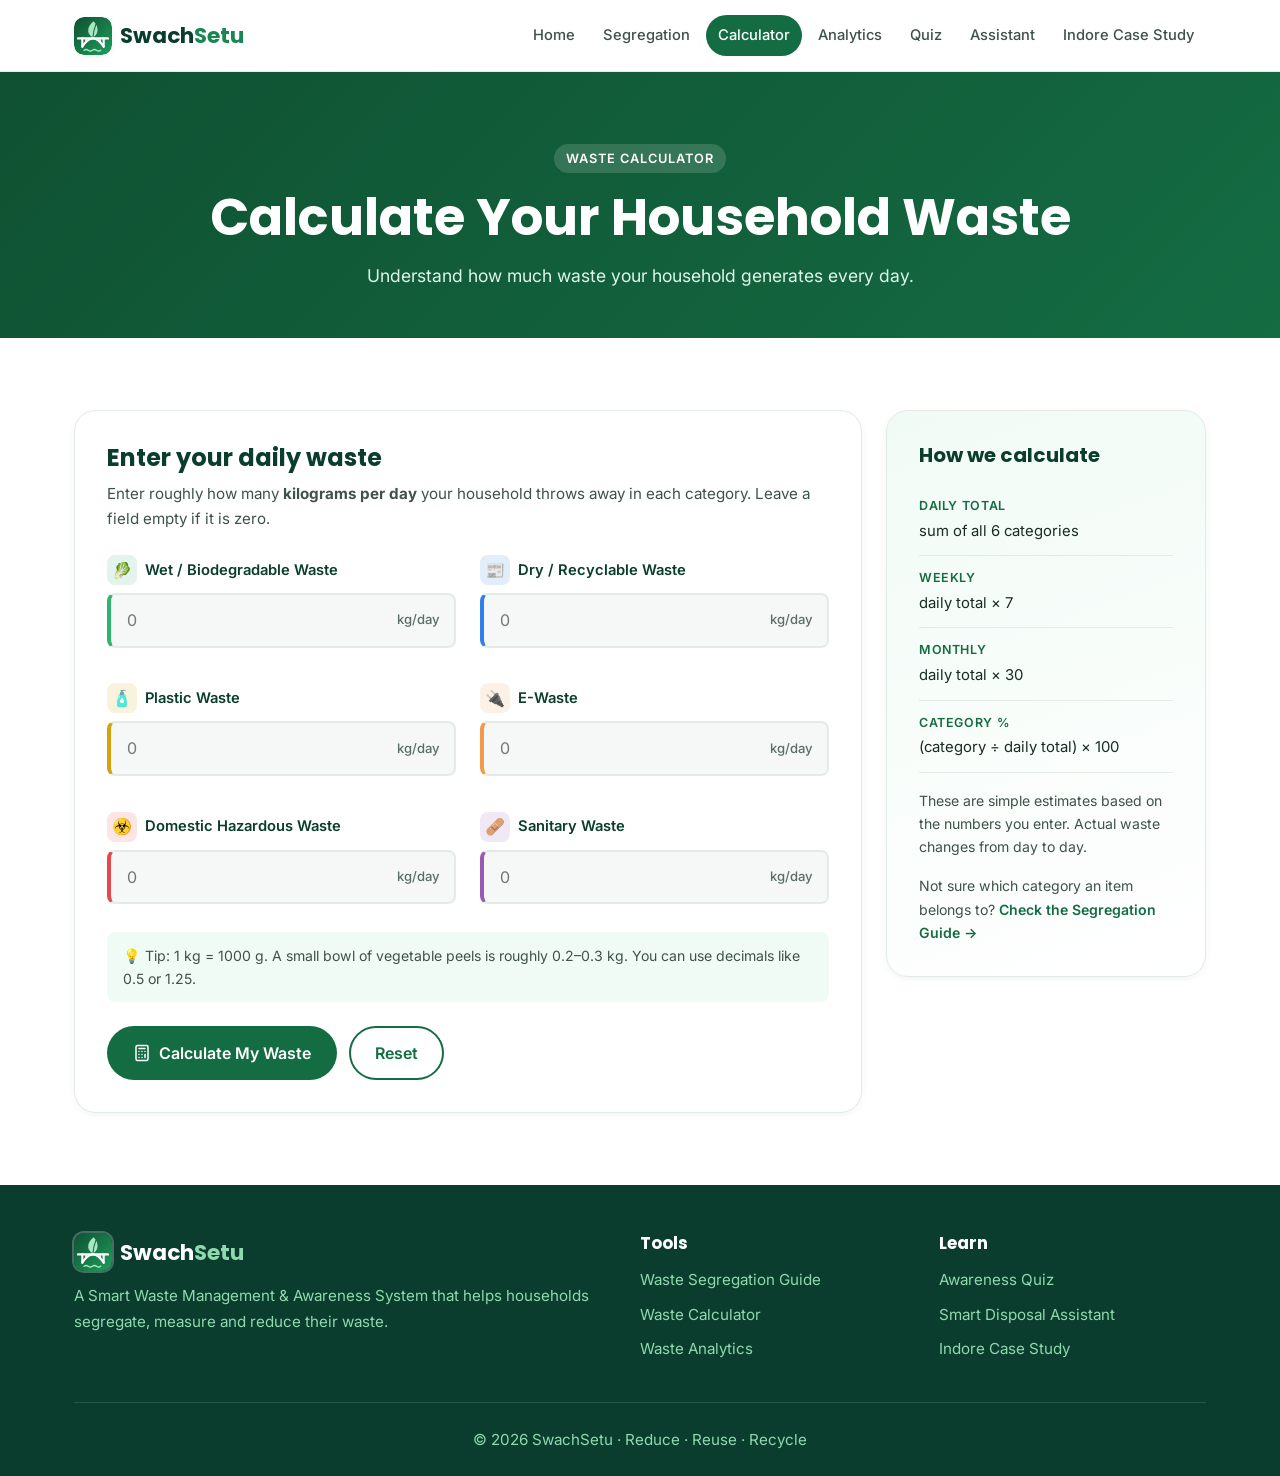
<file: calculator.html>
<!DOCTYPE html>
<html lang="en">
<head>
  <meta charset="UTF-8">
  <meta name="viewport" content="width=device-width, initial-scale=1.0">
  <meta name="theme-color" content="#146c43">
  <meta name="description" content="SwachSetu – Waste Calculator. Calculate how much waste your household generates every day.">
  <title>Waste Calculator | SwachSetu</title>

  <!-- Favicon -->
  <link rel="icon" href="assets/favicon.svg" type="image/svg+xml">

  <!-- Google Fonts (free): Poppins for headings, Inter for body text -->
  <link rel="preconnect" href="https://fonts.googleapis.com">
  <link rel="preconnect" href="https://fonts.gstatic.com" crossorigin>
  <link href="https://fonts.googleapis.com/css2?family=Inter:wght@400;500;600&family=Poppins:wght@600;700&display=swap" rel="stylesheet">

  <!-- Stylesheets: shared first, then responsive, then this page's own styles -->
  <link rel="stylesheet" href="css/style.css">
  <link rel="stylesheet" href="css/responsive.css">
  <link rel="stylesheet" href="css/pages/calculator.css">
</head>
<body>
  <!-- Lets keyboard users jump past the navigation -->
  <a href="#main" class="skip-link">Skip to main content</a>

  <!-- ===== NAVIGATION BAR (same on every page) ===== -->
  <header class="navbar">
    <nav class="container navbar__inner" aria-label="Main navigation">
      <a href="index.html" class="navbar__logo" aria-label="SwachSetu home">
        <img src="assets/logo.svg" alt="" class="navbar__logo-mark" width="38" height="38">
        <span class="navbar__logo-text">Swach<span>Setu</span></span>
      </a>

      <!-- Hamburger button: only visible on small screens -->
      <button type="button" class="navbar__toggle" aria-label="Open menu" aria-expanded="false" aria-controls="nav-links">
        <span></span><span></span><span></span>
      </button>

      <ul class="navbar__links" id="nav-links">
          <li><a href="index.html" class="navbar__link">Home</a></li>
          <li><a href="segregation.html" class="navbar__link">Segregation</a></li>
          <li><a href="calculator.html" class="navbar__link">Calculator</a></li>
          <li><a href="analytics.html" class="navbar__link">Analytics</a></li>
          <li><a href="quiz.html" class="navbar__link">Quiz</a></li>
          <li><a href="assistant.html" class="navbar__link">Assistant</a></li>
          <li><a href="case-study.html" class="navbar__link">Indore Case Study</a></li>
      </ul>
    </nav>
  </header>

  <main id="main" tabindex="-1">
    <!-- ===== PAGE HEADER ===== -->
    <section class="page-header">
      <div class="container">
        <span class="eyebrow">Waste Calculator</span>
        <h1>Calculate Your Household Waste</h1>
        <p>Understand how much waste your household generates every day.</p>
      </div>
    </section>


    <!-- =====================================================
         1. INPUT FORM + "HOW IT WORKS" SIDE CARD
         ===================================================== -->
    <section class="section">
      <div class="container calc-layout">

        <!-- novalidate: we show our own friendly error messages
             instead of the browser's default pop-ups -->
        <form class="card calc-form" id="calc-form" novalidate>
          <div class="calc-form__header">
            <h2>Enter your daily waste</h2>
            <p>Enter roughly how many <strong>kilograms per day</strong> your household throws away in each category. Leave a field empty if it is zero.</p>
          </div>

          <!-- Form-level message (empty form, invalid values) -->
          <div class="form-alert" id="form-alert" role="alert" hidden></div>

          <!-- The six input fields are created by calculator.js
               using WASTE_CATEGORIES from js/data/waste-items.js -->
          <div class="input-grid" id="input-grid"></div>

          <p class="calc-form__hint">
            💡 Tip: 1 kg = 1000 g. A small bowl of vegetable peels is roughly 0.2–0.3 kg.
            You can use decimals like 0.5 or 1.25.
          </p>

          <div class="calc-form__actions">
            <button type="submit" class="btn btn--primary" id="calculate-btn">
              <svg class="icon icon--sm" viewBox="0 0 24 24" aria-hidden="true"><rect width="16" height="20" x="4" y="2" rx="2"/><path d="M8 6h8"/><path d="M16 14v4"/><path d="M16 10h.01M12 10h.01M8 10h.01M12 14h.01M8 14h.01M12 18h.01M8 18h.01"/></svg>
              Calculate My Waste
            </button>
            <button type="reset" class="btn btn--outline" id="reset-btn">Reset</button>
          </div>
        </form>

        <!-- Side card explaining the formulas -->
        <aside class="card how-card">
          <h3>How we calculate</h3>
          <ul class="formula-list">
            <li><span>Daily total</span><code>sum of all 6 categories</code></li>
            <li><span>Weekly</span><code>daily total × 7</code></li>
            <li><span>Monthly</span><code>daily total × 30</code></li>
            <li><span>Category %</span><code>(category ÷ daily total) × 100</code></li>
          </ul>
          <p class="how-card__note">
            These are simple estimates based on the numbers you enter. Actual waste changes from day to day.
          </p>
          <p class="how-card__note">
            Not sure which category an item belongs to?
            <a href="segregation.html">Check the Segregation Guide →</a>
          </p>
        </aside>
      </div>
    </section>


    <!-- =====================================================
         2. RESULTS DASHBOARD
         Hidden until the user calculates (or has a saved result)
         ===================================================== -->
    <section class="section section--light results" id="results" hidden>
      <div class="container">
        <div class="results__header">
          <div>
            <span class="eyebrow">Your results</span>
            <h2>Your Household Waste Summary</h2>
          </div>
          <div class="saved-box">
            <p class="saved-info" id="saved-info"></p>
            <button type="button" class="link-btn" id="delete-btn">Delete saved data</button>
          </div>
        </div>

        <!-- Three summary cards -->
        <div class="stat-grid">
          <article class="card stat-card stat-card--main">
            <span class="stat-card__label">Total daily waste</span>
            <p class="stat-card__value"><span id="daily-total">0</span> <small>kg</small></p>
            <span class="stat-card__sub">per day</span>
          </article>
          <article class="card stat-card">
            <span class="stat-card__label">Estimated weekly waste</span>
            <p class="stat-card__value"><span id="weekly-total">0</span> <small>kg</small></p>
            <span class="stat-card__sub">daily × 7</span>
          </article>
          <article class="card stat-card">
            <span class="stat-card__label">Estimated monthly waste</span>
            <p class="stat-card__value"><span id="monthly-total">0</span> <small>kg</small></p>
            <span class="stat-card__sub">daily × 30</span>
          </article>
        </div>

        <div class="results__grid">
          <!-- Category-wise breakdown with progress bars -->
          <article class="card breakdown">
            <h3>Category-wise breakdown</h3>
            <p class="breakdown__sub">Sorted from largest to smallest share of your daily waste.</p>
            <ul class="breakdown__list" id="breakdown-list"></ul>
          </article>

          <!-- Educational message -->
          <article class="card insights">
            <h3>What your numbers tell you</h3>
            <ul class="insights__list" id="insights-list"></ul>
            <a href="segregation.html" class="btn btn--outline mt-4">Open Segregation Guide</a>
          </article>
        </div>
      </div>
    </section>
  </main>

  <!-- ===== FOOTER (same on every page) ===== -->
  <footer class="footer">
    <div class="container">
      <div class="footer__grid">
        <div class="footer__brand">
          <a href="index.html" class="navbar__logo" aria-label="SwachSetu home">
            <img src="assets/logo.svg" alt="" class="navbar__logo-mark" width="38" height="38">
            <span class="navbar__logo-text">Swach<span>Setu</span></span>
          </a>
          <p>A Smart Waste Management &amp; Awareness System that helps households
            segregate, measure and reduce their waste.</p>
        </div>
        <div>
          <h2 class="footer__title">Tools</h2>
          <ul class="footer__links">
            <li><a href="segregation.html">Waste Segregation Guide</a></li>
            <li><a href="calculator.html">Waste Calculator</a></li>
            <li><a href="analytics.html">Waste Analytics</a></li>
          </ul>
        </div>
        <div>
          <h2 class="footer__title">Learn</h2>
          <ul class="footer__links">
            <li><a href="quiz.html">Awareness Quiz</a></li>
            <li><a href="assistant.html">Smart Disposal Assistant</a></li>
            <li><a href="case-study.html">Indore Case Study</a></li>
          </ul>
        </div>
      </div>
      <div class="footer__bottom">
        <p>&copy; <span id="year"></span> SwachSetu &middot; Reduce &middot; Reuse &middot; Recycle</p>
      </div>
    </div>
  </footer>

  <!-- Scripts at the end so the HTML loads first -->
  <script src="js/data/waste-items.js"></script>
  <script src="js/storage.js"></script>
  <script src="js/main.js"></script>
  <script src="js/calculator.js"></script>
</body>
</html>
</file>
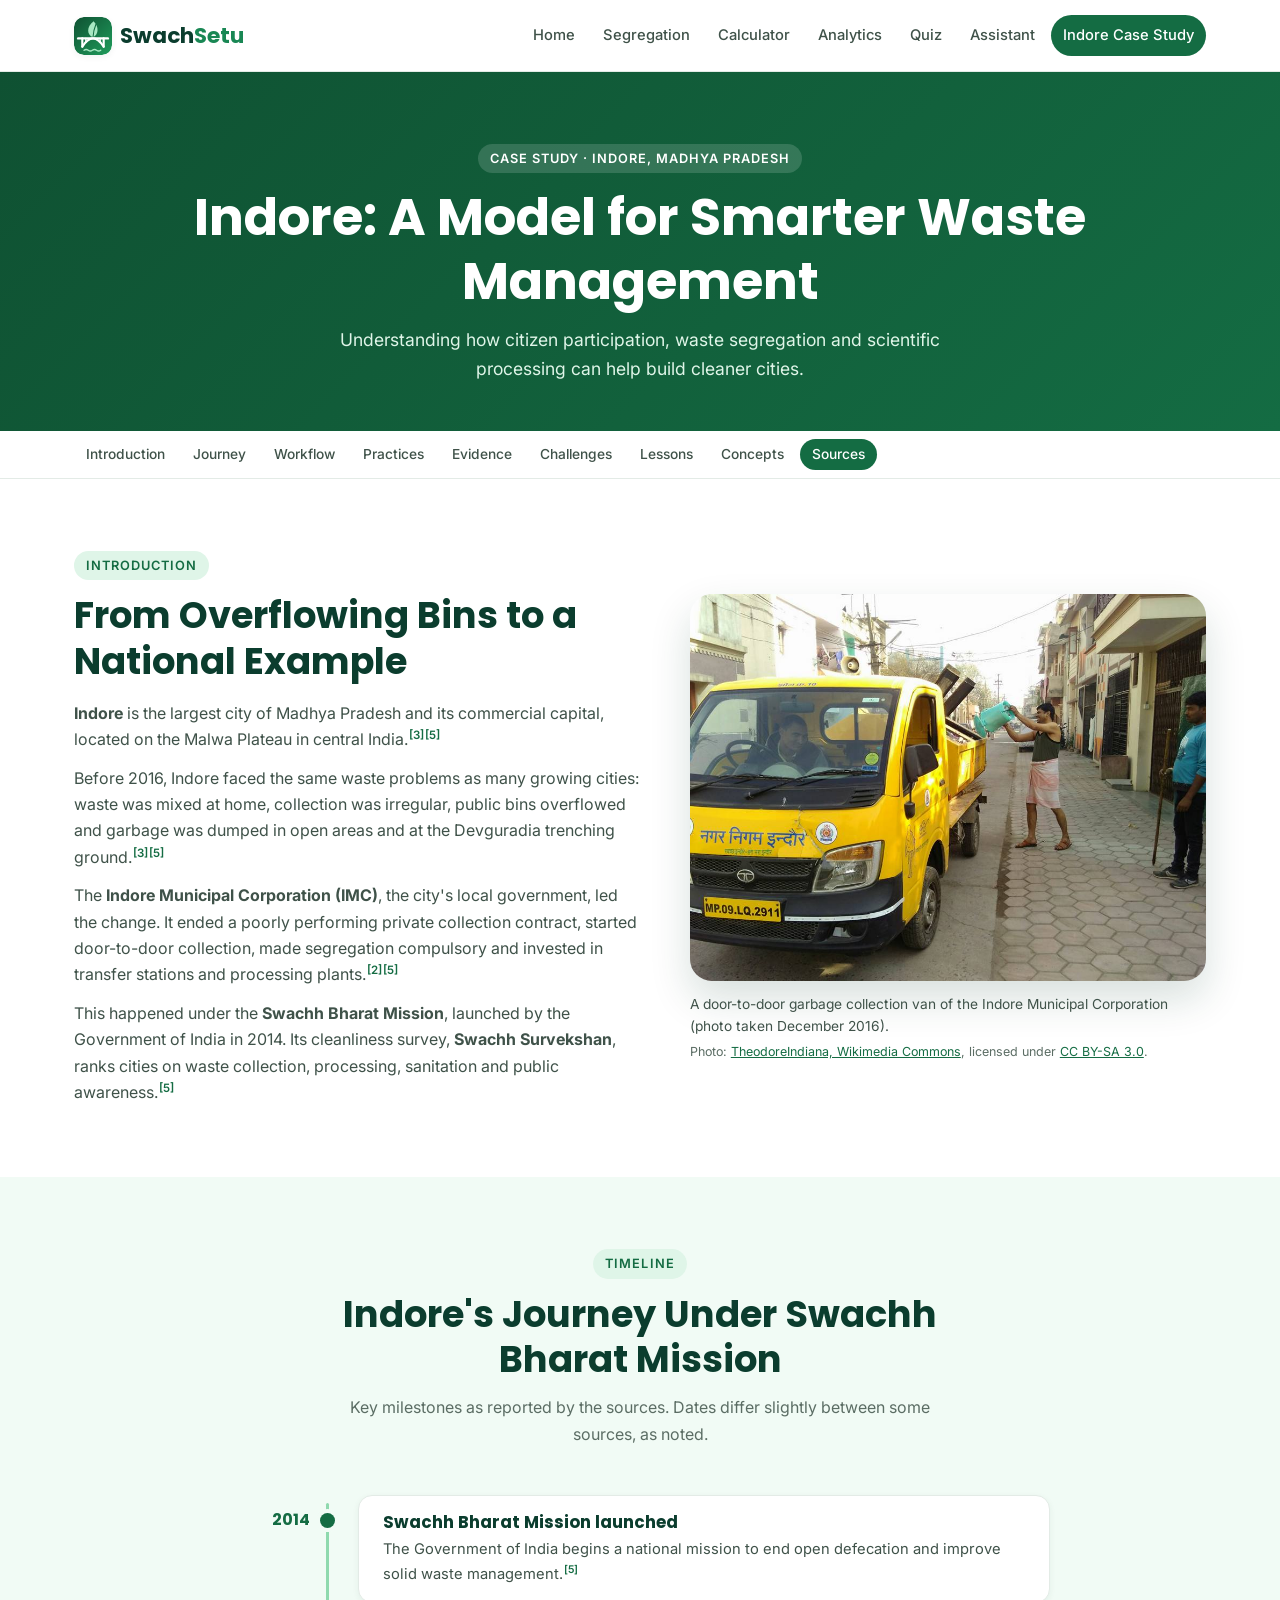
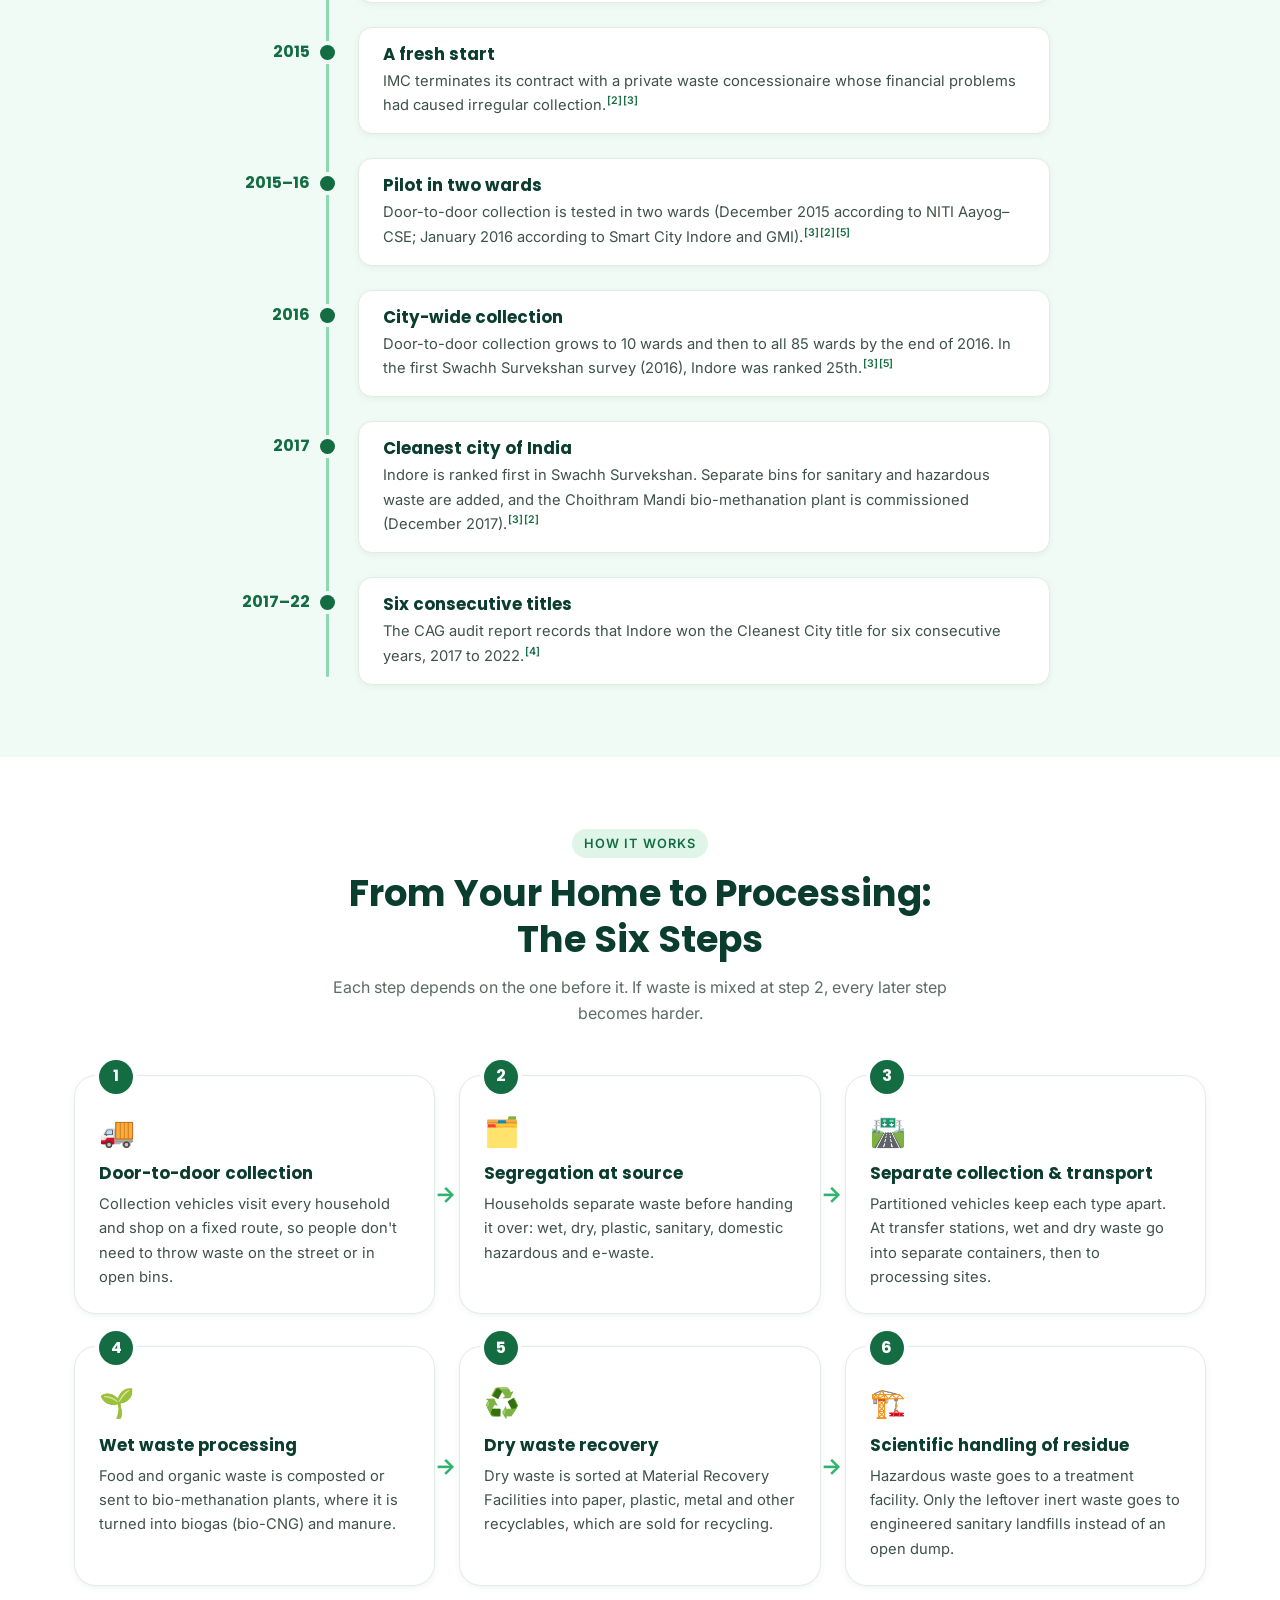
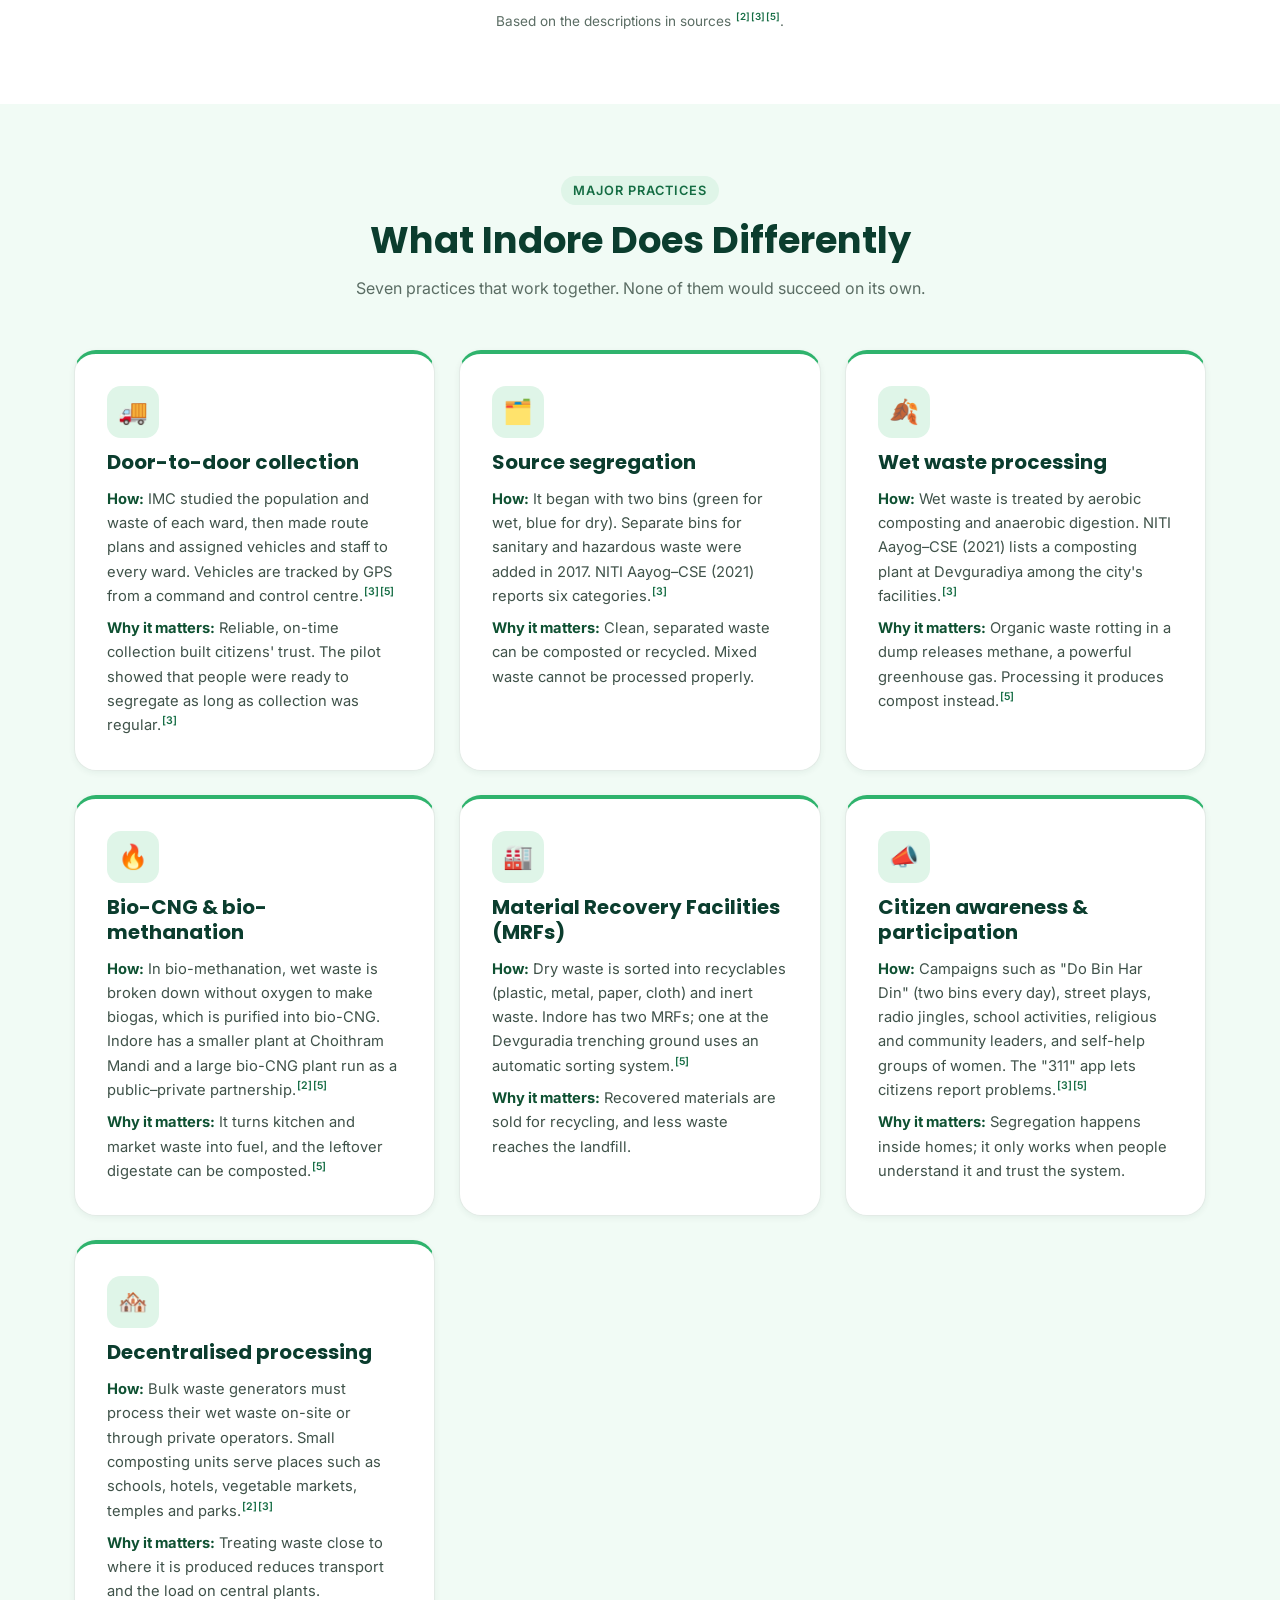
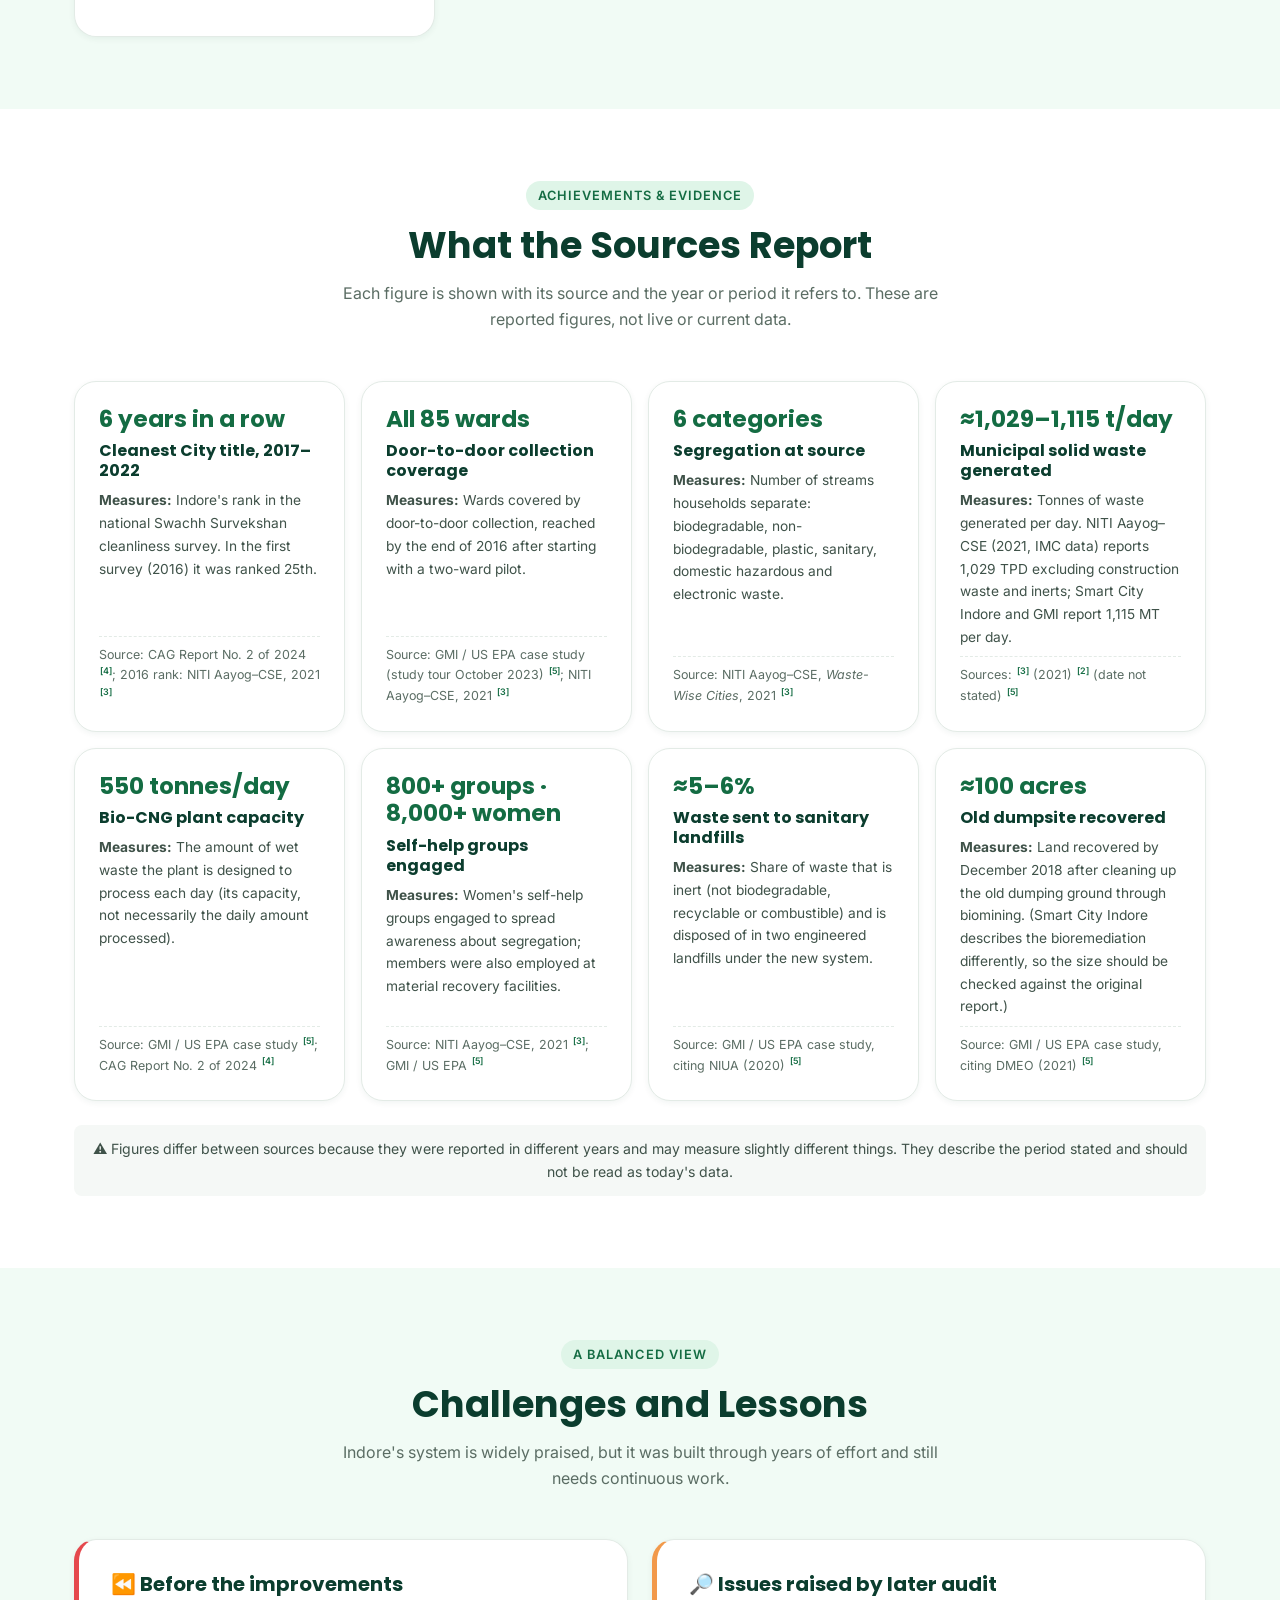
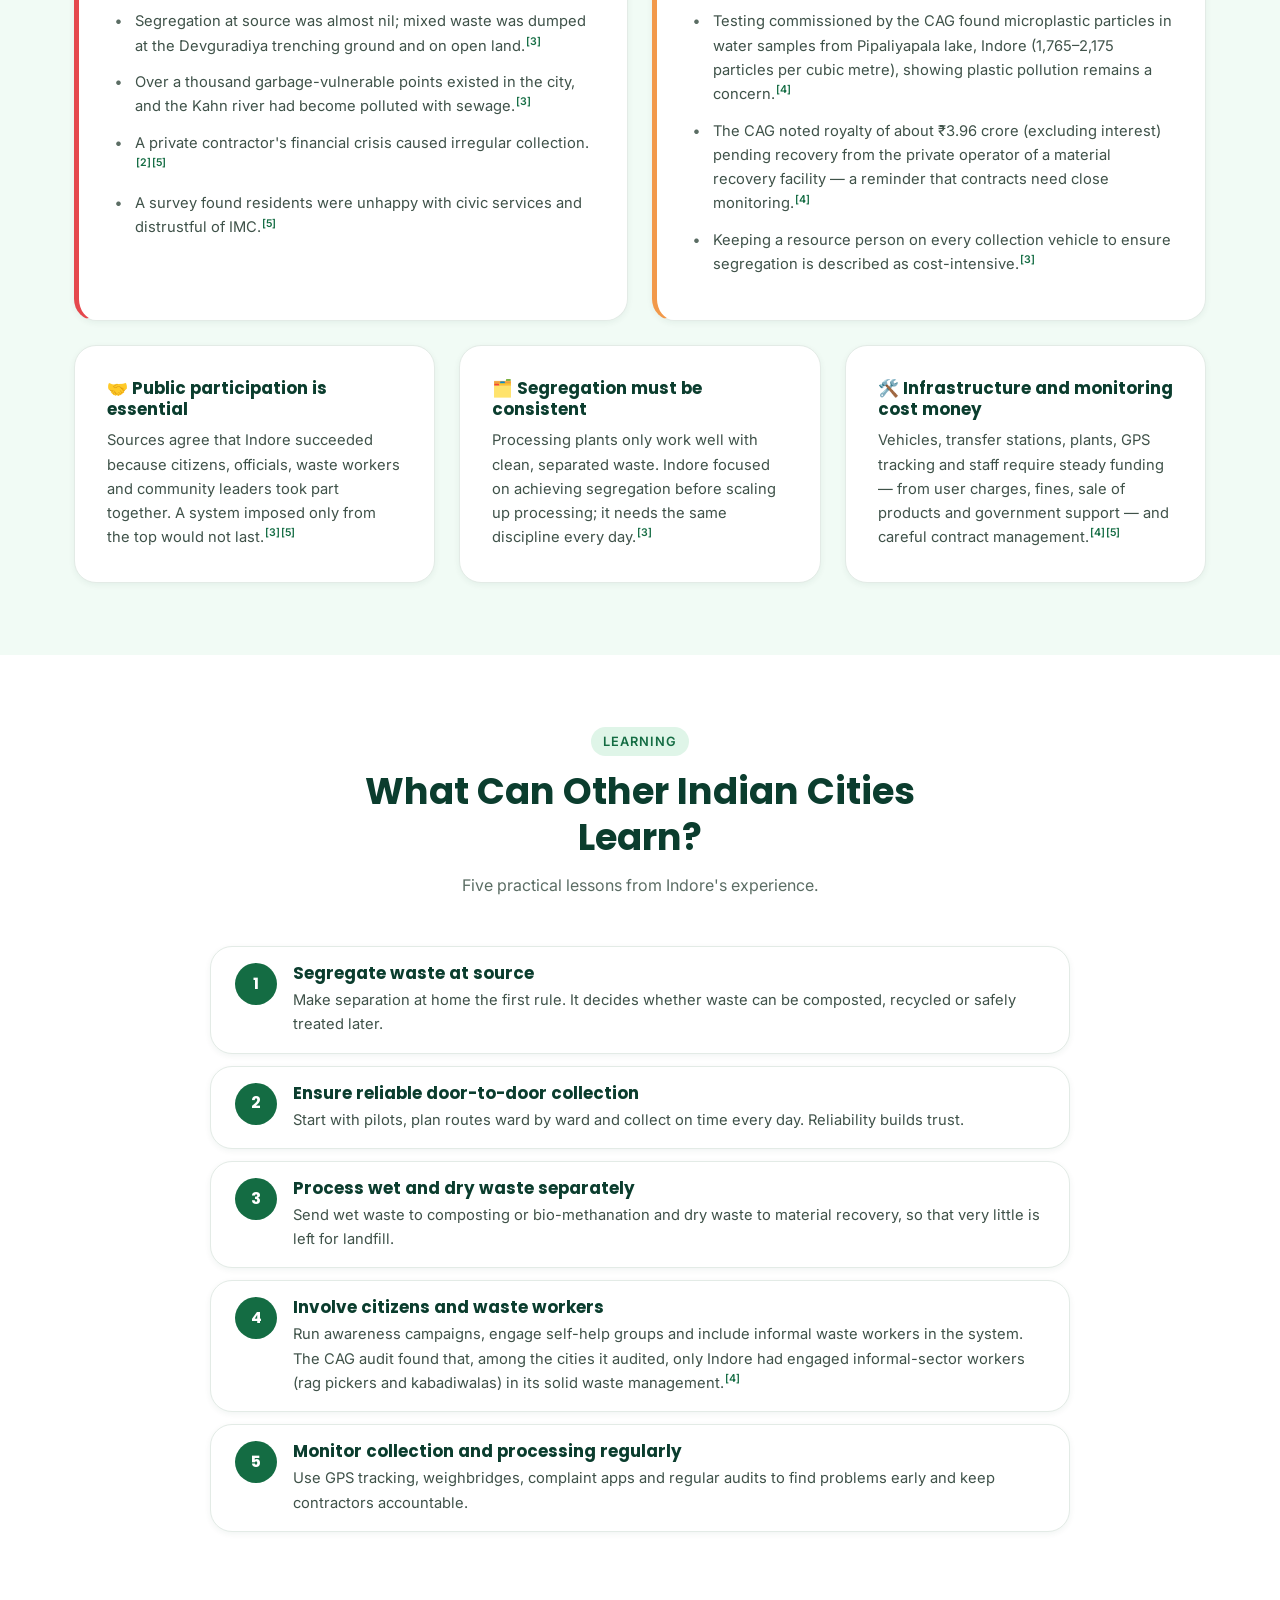
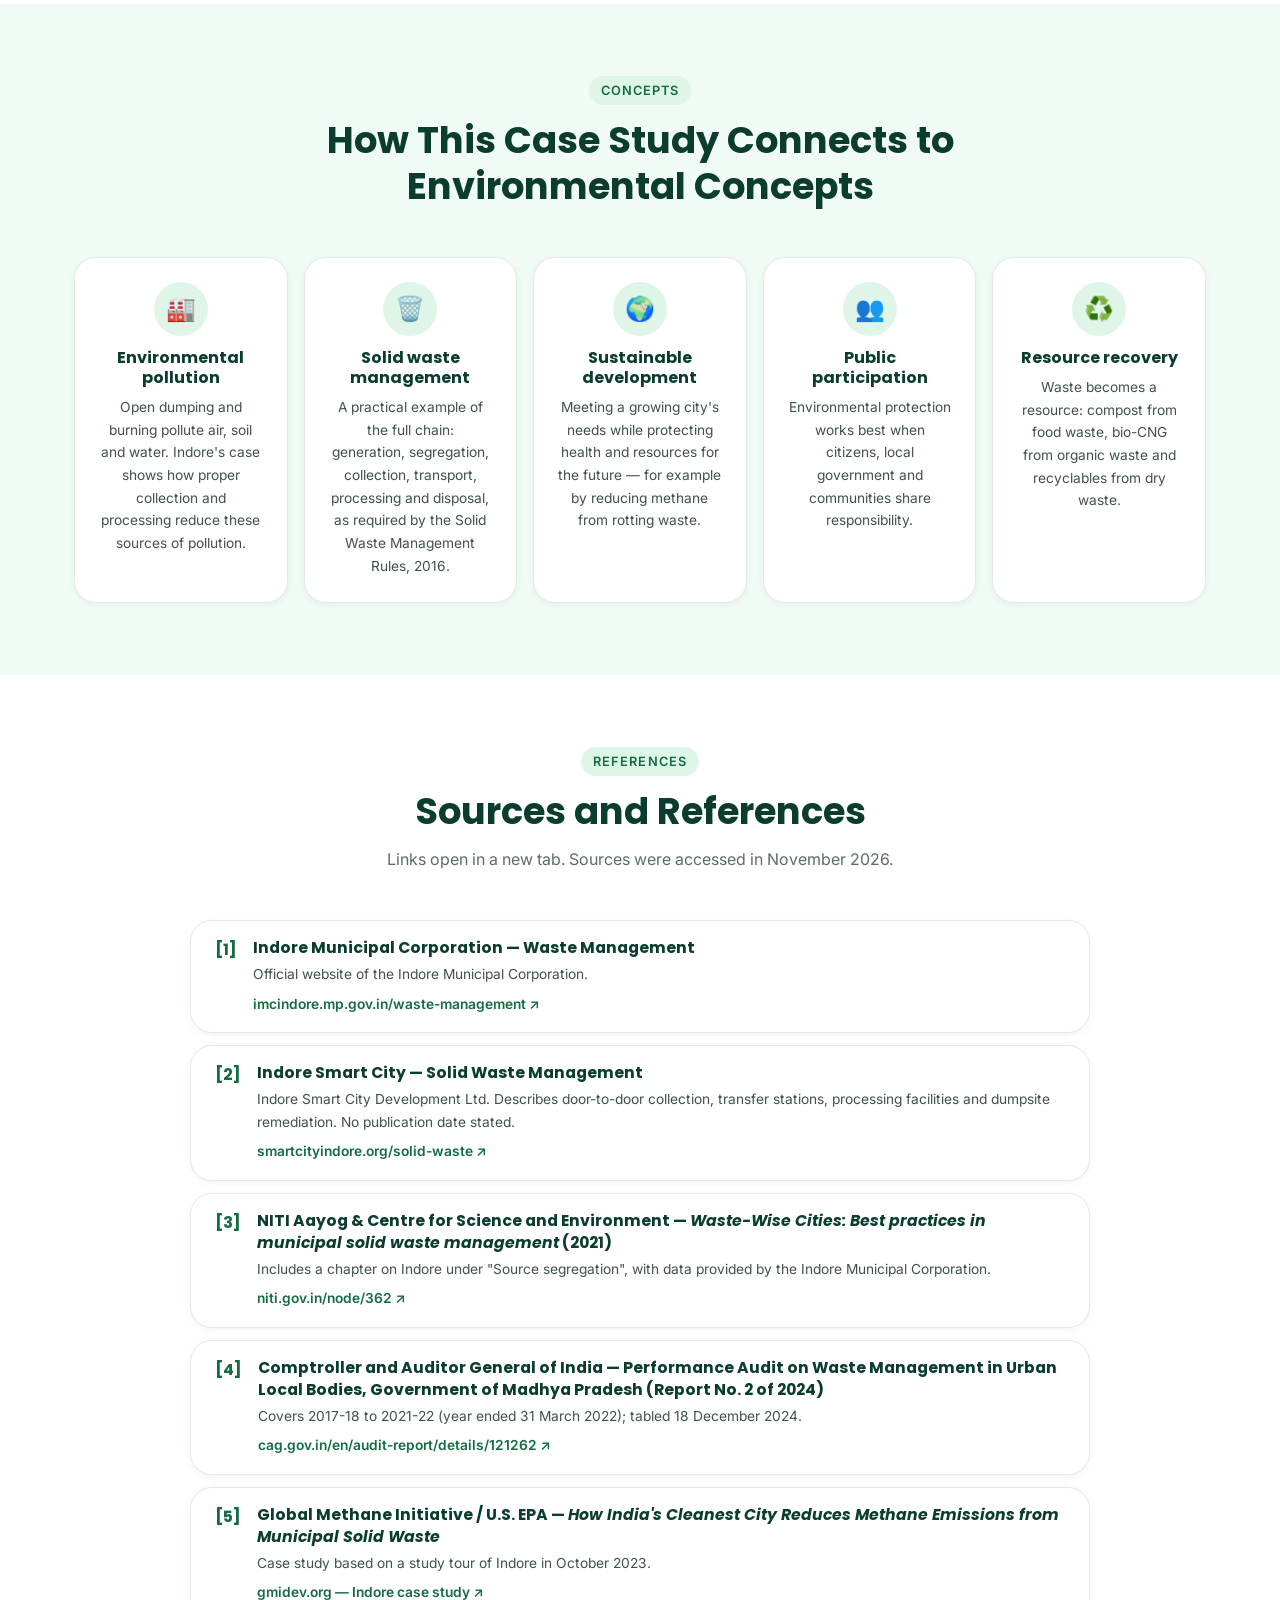
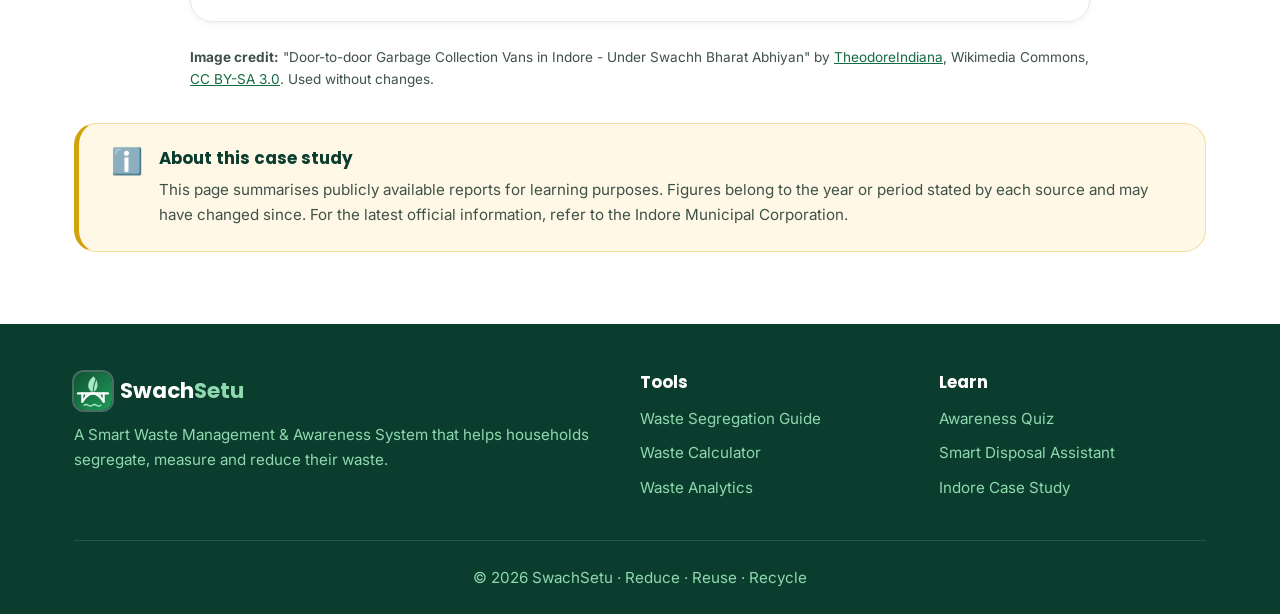
<file: case-study.html>
<!DOCTYPE html>
<html lang="en">
<head>
  <meta charset="UTF-8">
  <meta name="viewport" content="width=device-width, initial-scale=1.0">
  <meta name="theme-color" content="#146c43">
  <meta name="description" content="SwachSetu – Indore Case Study. Understanding how citizen participation, waste segregation and scientific processing can help build cleaner cities.">
  <title>Indore Case Study | SwachSetu</title>

  <!-- Favicon -->
  <link rel="icon" href="assets/favicon.svg" type="image/svg+xml">

  <!-- Google Fonts (free): Poppins for headings, Inter for body text -->
  <link rel="preconnect" href="https://fonts.googleapis.com">
  <link rel="preconnect" href="https://fonts.gstatic.com" crossorigin>
  <link href="https://fonts.googleapis.com/css2?family=Inter:wght@400;500;600&family=Poppins:wght@600;700&display=swap" rel="stylesheet">

  <!-- Stylesheets: shared first, then responsive, then this page's own styles -->
  <link rel="stylesheet" href="css/style.css">
  <link rel="stylesheet" href="css/responsive.css">
  <link rel="stylesheet" href="css/pages/case-study.css">
</head>
<body>
  <!-- Lets keyboard users jump past the navigation -->
  <a href="#main" class="skip-link">Skip to main content</a>

  <!-- ===== NAVIGATION BAR (same on every page) ===== -->
  <header class="navbar">
    <nav class="container navbar__inner" aria-label="Main navigation">
      <a href="index.html" class="navbar__logo" aria-label="SwachSetu home">
        <img src="assets/logo.svg" alt="" class="navbar__logo-mark" width="38" height="38">
        <span class="navbar__logo-text">Swach<span>Setu</span></span>
      </a>

      <!-- Hamburger button: only visible on small screens -->
      <button type="button" class="navbar__toggle" aria-label="Open menu" aria-expanded="false" aria-controls="nav-links">
        <span></span><span></span><span></span>
      </button>

      <ul class="navbar__links" id="nav-links">
          <li><a href="index.html" class="navbar__link">Home</a></li>
          <li><a href="segregation.html" class="navbar__link">Segregation</a></li>
          <li><a href="calculator.html" class="navbar__link">Calculator</a></li>
          <li><a href="analytics.html" class="navbar__link">Analytics</a></li>
          <li><a href="quiz.html" class="navbar__link">Quiz</a></li>
          <li><a href="assistant.html" class="navbar__link">Assistant</a></li>
          <li><a href="case-study.html" class="navbar__link">Indore Case Study</a></li>
      </ul>
    </nav>
  </header>

  <main id="main" tabindex="-1">
    <!-- ===== PAGE HEADER ===== -->
    <section class="page-header">
      <div class="container">
        <span class="eyebrow">Case Study · Indore, Madhya Pradesh</span>
        <h1>Indore: A Model for Smarter Waste Management</h1>
        <p>Understanding how citizen participation, waste segregation and scientific processing can help build cleaner cities.</p>
      </div>
    </section>

    <!-- In-page navigation: case-study.js highlights the section you are reading -->
    <nav class="toc" aria-label="On this page">
      <div class="container toc__inner">
        <a href="#introduction" class="toc__link">Introduction</a>
        <a href="#journey" class="toc__link">Journey</a>
        <a href="#workflow" class="toc__link">Workflow</a>
        <a href="#practices" class="toc__link">Practices</a>
        <a href="#evidence" class="toc__link">Evidence</a>
        <a href="#challenges" class="toc__link">Challenges</a>
        <a href="#lessons" class="toc__link">Lessons</a>
        <a href="#concepts" class="toc__link">Concepts</a>
        <a href="#sources" class="toc__link">Sources</a>
      </div>
    </nav>


    <!-- =====================================================
         1. INTRODUCTION
         Numbers in [square brackets] link to the Sources list.
         ===================================================== -->
    <section class="section" id="introduction">
      <div class="container intro">
        <div class="intro__text reveal">
          <span class="eyebrow">Introduction</span>
          <h2>From Overflowing Bins to a National Example</h2>
          <p>
            <strong>Indore</strong> is the largest city of Madhya Pradesh and its commercial capital,
            located on the Malwa Plateau in central India.<a href="#src-3" class="cite">[3]</a><a href="#src-5" class="cite">[5]</a>
          </p>
          <p>
            Before 2016, Indore faced the same waste problems as many growing cities: waste was mixed at
            home, collection was irregular, public bins overflowed and garbage was dumped in open areas
            and at the Devguradia trenching ground.<a href="#src-3" class="cite">[3]</a><a href="#src-5" class="cite">[5]</a>
          </p>
          <p>
            The <strong>Indore Municipal Corporation (IMC)</strong>, the city's local government, led the
            change. It ended a poorly performing private collection contract, started door-to-door
            collection, made segregation compulsory and invested in transfer stations and processing
            plants.<a href="#src-2" class="cite">[2]</a><a href="#src-5" class="cite">[5]</a>
          </p>
          <p>
            This happened under the <strong>Swachh Bharat Mission</strong>, launched by the Government of
            India in 2014. Its cleanliness survey, <strong>Swachh Survekshan</strong>, ranks cities on waste
            collection, processing, sanitation and public awareness.<a href="#src-5" class="cite">[5]</a>
          </p>
        </div>

        <!-- Photo: properly attributed (Creative Commons licence) -->
        <figure class="photo reveal">
          <img src="assets/images/indore-door-to-door-van.jpg" width="960" height="720" loading="lazy"
               alt="A resident emptying a household bin into a yellow Indore Municipal Corporation door-to-door garbage collection van on a residential street.">
          <figcaption>
            A door-to-door garbage collection van of the Indore Municipal Corporation (photo taken December 2016).
            <span class="photo__credit">
              Photo: <a href="https://commons.wikimedia.org/wiki/File:Door-to-door_Garbage_Collection_Vans_in_Indore_-_Under_Swachh_Bharat_Abhiyan.jpg" target="_blank" rel="noopener">TheodoreIndiana, Wikimedia Commons</a>,
              licensed under <a href="https://creativecommons.org/licenses/by-sa/3.0/" target="_blank" rel="noopener">CC BY-SA 3.0</a>.
            </span>
          </figcaption>
        </figure>
      </div>
    </section>


    <!-- =====================================================
         2. JOURNEY TIMELINE
         ===================================================== -->
    <section class="section section--light" id="journey">
      <div class="container">
        <div class="section-title reveal">
          <span class="eyebrow">Timeline</span>
          <h2>Indore's Journey Under Swachh Bharat Mission</h2>
          <p>Key milestones as reported by the sources. Dates differ slightly between some sources, as noted.</p>
        </div>

        <ol class="timeline">
          <li class="timeline__item reveal">
            <span class="timeline__year">2014</span>
            <div class="timeline__card">
              <h3>Swachh Bharat Mission launched</h3>
              <p>The Government of India begins a national mission to end open defecation and improve solid waste management.<a href="#src-5" class="cite">[5]</a></p>
            </div>
          </li>
          <li class="timeline__item reveal">
            <span class="timeline__year">2015</span>
            <div class="timeline__card">
              <h3>A fresh start</h3>
              <p>IMC terminates its contract with a private waste concessionaire whose financial problems had caused irregular collection.<a href="#src-2" class="cite">[2]</a><a href="#src-3" class="cite">[3]</a></p>
            </div>
          </li>
          <li class="timeline__item reveal">
            <span class="timeline__year">2015–16</span>
            <div class="timeline__card">
              <h3>Pilot in two wards</h3>
              <p>Door-to-door collection is tested in two wards (December 2015 according to NITI Aayog–CSE; January 2016 according to Smart City Indore and GMI).<a href="#src-3" class="cite">[3]</a><a href="#src-2" class="cite">[2]</a><a href="#src-5" class="cite">[5]</a></p>
            </div>
          </li>
          <li class="timeline__item reveal">
            <span class="timeline__year">2016</span>
            <div class="timeline__card">
              <h3>City-wide collection</h3>
              <p>Door-to-door collection grows to 10 wards and then to all 85 wards by the end of 2016. In the first Swachh Survekshan survey (2016), Indore was ranked 25th.<a href="#src-3" class="cite">[3]</a><a href="#src-5" class="cite">[5]</a></p>
            </div>
          </li>
          <li class="timeline__item reveal">
            <span class="timeline__year">2017</span>
            <div class="timeline__card">
              <h3>Cleanest city of India</h3>
              <p>Indore is ranked first in Swachh Survekshan. Separate bins for sanitary and hazardous waste are added, and the Choithram Mandi bio-methanation plant is commissioned (December 2017).<a href="#src-3" class="cite">[3]</a><a href="#src-2" class="cite">[2]</a></p>
            </div>
          </li>
          <li class="timeline__item reveal">
            <span class="timeline__year">2017–22</span>
            <div class="timeline__card">
              <h3>Six consecutive titles</h3>
              <p>The CAG audit report records that Indore won the Cleanest City title for six consecutive years, 2017 to 2022.<a href="#src-4" class="cite">[4]</a></p>
            </div>
          </li>
        </ol>
      </div>
    </section>


    <!-- =====================================================
         3. WASTE MANAGEMENT WORKFLOW (process flow)
         ===================================================== -->
    <section class="section" id="workflow">
      <div class="container">
        <div class="section-title reveal">
          <span class="eyebrow">How it works</span>
          <h2>From Your Home to Processing: The Six Steps</h2>
          <p>Each step depends on the one before it. If waste is mixed at step 2, every later step becomes harder.</p>
        </div>

        <ol class="flow">
          <li class="flow__step reveal">
            <span class="flow__num">1</span>
            <span class="flow__icon" aria-hidden="true">🚚</span>
            <h3>Door-to-door collection</h3>
            <p>Collection vehicles visit every household and shop on a fixed route, so people don't need to throw waste on the street or in open bins.</p>
          </li>
          <li class="flow__step reveal">
            <span class="flow__num">2</span>
            <span class="flow__icon" aria-hidden="true">🗂️</span>
            <h3>Segregation at source</h3>
            <p>Households separate waste before handing it over: wet, dry, plastic, sanitary, domestic hazardous and e-waste.</p>
          </li>
          <li class="flow__step reveal">
            <span class="flow__num">3</span>
            <span class="flow__icon" aria-hidden="true">🛣️</span>
            <h3>Separate collection &amp; transport</h3>
            <p>Partitioned vehicles keep each type apart. At transfer stations, wet and dry waste go into separate containers, then to processing sites.</p>
          </li>
          <li class="flow__step reveal">
            <span class="flow__num">4</span>
            <span class="flow__icon" aria-hidden="true">🌱</span>
            <h3>Wet waste processing</h3>
            <p>Food and organic waste is composted or sent to bio-methanation plants, where it is turned into biogas (bio-CNG) and manure.</p>
          </li>
          <li class="flow__step reveal">
            <span class="flow__num">5</span>
            <span class="flow__icon" aria-hidden="true">♻️</span>
            <h3>Dry waste recovery</h3>
            <p>Dry waste is sorted at Material Recovery Facilities into paper, plastic, metal and other recyclables, which are sold for recycling.</p>
          </li>
          <li class="flow__step reveal">
            <span class="flow__num">6</span>
            <span class="flow__icon" aria-hidden="true">🏗️</span>
            <h3>Scientific handling of residue</h3>
            <p>Hazardous waste goes to a treatment facility. Only the leftover inert waste goes to engineered sanitary landfills instead of an open dump.</p>
          </li>
        </ol>
        <p class="flow__source">Based on the descriptions in sources <a href="#src-2" class="cite">[2]</a><a href="#src-3" class="cite">[3]</a><a href="#src-5" class="cite">[5]</a>.</p>
      </div>
    </section>


    <!-- =====================================================
         4. MAJOR PRACTICES
         ===================================================== -->
    <section class="section section--light" id="practices">
      <div class="container">
        <div class="section-title reveal">
          <span class="eyebrow">Major practices</span>
          <h2>What Indore Does Differently</h2>
          <p>Seven practices that work together. None of them would succeed on its own.</p>
        </div>

        <div class="practice-grid">
          <article class="card practice reveal">
            <span class="practice__icon" aria-hidden="true">🚚</span>
            <h3>Door-to-door collection</h3>
            <p><strong>How:</strong> IMC studied the population and waste of each ward, then made route plans and assigned vehicles and staff to every ward. Vehicles are tracked by GPS from a command and control centre.<a href="#src-3" class="cite">[3]</a><a href="#src-5" class="cite">[5]</a></p>
            <p><strong>Why it matters:</strong> Reliable, on-time collection built citizens' trust. The pilot showed that people were ready to segregate as long as collection was regular.<a href="#src-3" class="cite">[3]</a></p>
          </article>

          <article class="card practice reveal">
            <span class="practice__icon" aria-hidden="true">🗂️</span>
            <h3>Source segregation</h3>
            <p><strong>How:</strong> It began with two bins (green for wet, blue for dry). Separate bins for sanitary and hazardous waste were added in 2017. NITI Aayog–CSE (2021) reports six categories.<a href="#src-3" class="cite">[3]</a></p>
            <p><strong>Why it matters:</strong> Clean, separated waste can be composted or recycled. Mixed waste cannot be processed properly.</p>
          </article>

          <article class="card practice reveal">
            <span class="practice__icon" aria-hidden="true">🍂</span>
            <h3>Wet waste processing</h3>
            <p><strong>How:</strong> Wet waste is treated by aerobic composting and anaerobic digestion. NITI Aayog–CSE (2021) lists a composting plant at Devguradiya among the city's facilities.<a href="#src-3" class="cite">[3]</a></p>
            <p><strong>Why it matters:</strong> Organic waste rotting in a dump releases methane, a powerful greenhouse gas. Processing it produces compost instead.<a href="#src-5" class="cite">[5]</a></p>
          </article>

          <article class="card practice reveal">
            <span class="practice__icon" aria-hidden="true">🔥</span>
            <h3>Bio-CNG &amp; bio-methanation</h3>
            <p><strong>How:</strong> In bio-methanation, wet waste is broken down without oxygen to make biogas, which is purified into bio-CNG. Indore has a smaller plant at Choithram Mandi and a large bio-CNG plant run as a public–private partnership.<a href="#src-2" class="cite">[2]</a><a href="#src-5" class="cite">[5]</a></p>
            <p><strong>Why it matters:</strong> It turns kitchen and market waste into fuel, and the leftover digestate can be composted.<a href="#src-5" class="cite">[5]</a></p>
          </article>

          <article class="card practice reveal">
            <span class="practice__icon" aria-hidden="true">🏭</span>
            <h3>Material Recovery Facilities (MRFs)</h3>
            <p><strong>How:</strong> Dry waste is sorted into recyclables (plastic, metal, paper, cloth) and inert waste. Indore has two MRFs; one at the Devguradia trenching ground uses an automatic sorting system.<a href="#src-5" class="cite">[5]</a></p>
            <p><strong>Why it matters:</strong> Recovered materials are sold for recycling, and less waste reaches the landfill.</p>
          </article>

          <article class="card practice reveal">
            <span class="practice__icon" aria-hidden="true">📣</span>
            <h3>Citizen awareness &amp; participation</h3>
            <p><strong>How:</strong> Campaigns such as "Do Bin Har Din" (two bins every day), street plays, radio jingles, school activities, religious and community leaders, and self-help groups of women. The "311" app lets citizens report problems.<a href="#src-3" class="cite">[3]</a><a href="#src-5" class="cite">[5]</a></p>
            <p><strong>Why it matters:</strong> Segregation happens inside homes; it only works when people understand it and trust the system.</p>
          </article>

          <article class="card practice reveal">
            <span class="practice__icon" aria-hidden="true">🏘️</span>
            <h3>Decentralised processing</h3>
            <p><strong>How:</strong> Bulk waste generators must process their wet waste on-site or through private operators. Small composting units serve places such as schools, hotels, vegetable markets, temples and parks.<a href="#src-2" class="cite">[2]</a><a href="#src-3" class="cite">[3]</a></p>
            <p><strong>Why it matters:</strong> Treating waste close to where it is produced reduces transport and the load on central plants.</p>
          </article>
        </div>
      </div>
    </section>


    <!-- =====================================================
         5. ACHIEVEMENTS AND EVIDENCE
         Every figure shows: what it measures, source and year.
         ===================================================== -->
    <section class="section" id="evidence">
      <div class="container">
        <div class="section-title reveal">
          <span class="eyebrow">Achievements &amp; evidence</span>
          <h2>What the Sources Report</h2>
          <p>Each figure is shown with its source and the year or period it refers to. These are reported figures, not live or current data.</p>
        </div>

        <div class="evidence-grid">
          <article class="card evidence reveal">
            <p class="evidence__figure">6 years in a row</p>
            <h3>Cleanest City title, 2017–2022</h3>
            <p class="evidence__what"><strong>Measures:</strong> Indore's rank in the national Swachh Survekshan cleanliness survey. In the first survey (2016) it was ranked 25th.</p>
            <p class="evidence__src">Source: CAG Report No. 2 of 2024 <a href="#src-4" class="cite">[4]</a>; 2016 rank: NITI Aayog–CSE, 2021 <a href="#src-3" class="cite">[3]</a></p>
          </article>

          <article class="card evidence reveal">
            <p class="evidence__figure">All 85 wards</p>
            <h3>Door-to-door collection coverage</h3>
            <p class="evidence__what"><strong>Measures:</strong> Wards covered by door-to-door collection, reached by the end of 2016 after starting with a two-ward pilot.</p>
            <p class="evidence__src">Source: GMI / US EPA case study (study tour October 2023) <a href="#src-5" class="cite">[5]</a>; NITI Aayog–CSE, 2021 <a href="#src-3" class="cite">[3]</a></p>
          </article>

          <article class="card evidence reveal">
            <p class="evidence__figure">6 categories</p>
            <h3>Segregation at source</h3>
            <p class="evidence__what"><strong>Measures:</strong> Number of streams households separate: biodegradable, non-biodegradable, plastic, sanitary, domestic hazardous and electronic waste.</p>
            <p class="evidence__src">Source: NITI Aayog–CSE, <em>Waste-Wise Cities</em>, 2021 <a href="#src-3" class="cite">[3]</a></p>
          </article>

          <article class="card evidence reveal">
            <p class="evidence__figure">≈1,029–1,115 t/day</p>
            <h3>Municipal solid waste generated</h3>
            <p class="evidence__what"><strong>Measures:</strong> Tonnes of waste generated per day. NITI Aayog–CSE (2021, IMC data) reports 1,029 TPD excluding construction waste and inerts; Smart City Indore and GMI report 1,115 MT per day.</p>
            <p class="evidence__src">Sources: <a href="#src-3" class="cite">[3]</a> (2021) <a href="#src-2" class="cite">[2]</a> (date not stated) <a href="#src-5" class="cite">[5]</a></p>
          </article>

          <article class="card evidence reveal">
            <p class="evidence__figure">550 tonnes/day</p>
            <h3>Bio-CNG plant capacity</h3>
            <p class="evidence__what"><strong>Measures:</strong> The amount of wet waste the plant is designed to process each day (its capacity, not necessarily the daily amount processed).</p>
            <p class="evidence__src">Source: GMI / US EPA case study <a href="#src-5" class="cite">[5]</a>; CAG Report No. 2 of 2024 <a href="#src-4" class="cite">[4]</a></p>
          </article>

          <article class="card evidence reveal">
            <p class="evidence__figure">800+ groups · 8,000+ women</p>
            <h3>Self-help groups engaged</h3>
            <p class="evidence__what"><strong>Measures:</strong> Women's self-help groups engaged to spread awareness about segregation; members were also employed at material recovery facilities.</p>
            <p class="evidence__src">Source: NITI Aayog–CSE, 2021 <a href="#src-3" class="cite">[3]</a>; GMI / US EPA <a href="#src-5" class="cite">[5]</a></p>
          </article>

          <article class="card evidence reveal">
            <p class="evidence__figure">≈5–6%</p>
            <h3>Waste sent to sanitary landfills</h3>
            <p class="evidence__what"><strong>Measures:</strong> Share of waste that is inert (not biodegradable, recyclable or combustible) and is disposed of in two engineered landfills under the new system.</p>
            <p class="evidence__src">Source: GMI / US EPA case study, citing NIUA (2020) <a href="#src-5" class="cite">[5]</a></p>
          </article>

          <article class="card evidence reveal">
            <p class="evidence__figure">≈100 acres</p>
            <h3>Old dumpsite recovered</h3>
            <p class="evidence__what"><strong>Measures:</strong> Land recovered by December 2018 after cleaning up the old dumping ground through biomining. (Smart City Indore describes the bioremediation differently, so the size should be checked against the original report.)</p>
            <p class="evidence__src">Source: GMI / US EPA case study, citing DMEO (2021) <a href="#src-5" class="cite">[5]</a></p>
          </article>
        </div>

        <p class="evidence-note reveal">
          ⚠️ Figures differ between sources because they were reported in different years and may measure
          slightly different things. They describe the period stated and should not be read as today's data.
        </p>
      </div>
    </section>


    <!-- =====================================================
         6. CHALLENGES AND LESSONS
         ===================================================== -->
    <section class="section section--light" id="challenges">
      <div class="container">
        <div class="section-title reveal">
          <span class="eyebrow">A balanced view</span>
          <h2>Challenges and Lessons</h2>
          <p>Indore's system is widely praised, but it was built through years of effort and still needs continuous work.</p>
        </div>

        <div class="challenge-grid">
          <article class="card challenge reveal">
            <h3><span aria-hidden="true">⏪</span> Before the improvements</h3>
            <ul>
              <li>Segregation at source was almost nil; mixed waste was dumped at the Devguradiya trenching ground and on open land.<a href="#src-3" class="cite">[3]</a></li>
              <li>Over a thousand garbage-vulnerable points existed in the city, and the Kahn river had become polluted with sewage.<a href="#src-3" class="cite">[3]</a></li>
              <li>A private contractor's financial crisis caused irregular collection.<a href="#src-2" class="cite">[2]</a><a href="#src-5" class="cite">[5]</a></li>
              <li>A survey found residents were unhappy with civic services and distrustful of IMC.<a href="#src-5" class="cite">[5]</a></li>
            </ul>
          </article>

          <article class="card challenge challenge--now reveal">
            <h3><span aria-hidden="true">🔎</span> Issues raised by later audit</h3>
            <ul>
              <li>Testing commissioned by the CAG found microplastic particles in water samples from Pipaliyapala lake, Indore (1,765–2,175 particles per cubic metre), showing plastic pollution remains a concern.<a href="#src-4" class="cite">[4]</a></li>
              <li>The CAG noted royalty of about ₹3.96 crore (excluding interest) pending recovery from the private operator of a material recovery facility — a reminder that contracts need close monitoring.<a href="#src-4" class="cite">[4]</a></li>
              <li>Keeping a resource person on every collection vehicle to ensure segregation is described as cost-intensive.<a href="#src-3" class="cite">[3]</a></li>
            </ul>
          </article>
        </div>

        <div class="lesson-points">
          <article class="card lesson-point reveal">
            <h3>🤝 Public participation is essential</h3>
            <p>Sources agree that Indore succeeded because citizens, officials, waste workers and community leaders took part together. A system imposed only from the top would not last.<a href="#src-3" class="cite">[3]</a><a href="#src-5" class="cite">[5]</a></p>
          </article>
          <article class="card lesson-point reveal">
            <h3>🗂️ Segregation must be consistent</h3>
            <p>Processing plants only work well with clean, separated waste. Indore focused on achieving segregation before scaling up processing; it needs the same discipline every day.<a href="#src-3" class="cite">[3]</a></p>
          </article>
          <article class="card lesson-point reveal">
            <h3>🛠️ Infrastructure and monitoring cost money</h3>
            <p>Vehicles, transfer stations, plants, GPS tracking and staff require steady funding — from user charges, fines, sale of products and government support — and careful contract management.<a href="#src-4" class="cite">[4]</a><a href="#src-5" class="cite">[5]</a></p>
          </article>
        </div>
      </div>
    </section>


    <!-- =====================================================
         7. WHAT CAN OTHER INDIAN CITIES LEARN?
         ===================================================== -->
    <section class="section" id="lessons">
      <div class="container">
        <div class="section-title reveal">
          <span class="eyebrow">Learning</span>
          <h2>What Can Other Indian Cities Learn?</h2>
          <p>Five practical lessons from Indore's experience.</p>
        </div>

        <ol class="learn-list">
          <li class="card reveal">
            <span class="learn-list__num">1</span>
            <div>
              <h3>Segregate waste at source</h3>
              <p>Make separation at home the first rule. It decides whether waste can be composted, recycled or safely treated later.</p>
            </div>
          </li>
          <li class="card reveal">
            <span class="learn-list__num">2</span>
            <div>
              <h3>Ensure reliable door-to-door collection</h3>
              <p>Start with pilots, plan routes ward by ward and collect on time every day. Reliability builds trust.</p>
            </div>
          </li>
          <li class="card reveal">
            <span class="learn-list__num">3</span>
            <div>
              <h3>Process wet and dry waste separately</h3>
              <p>Send wet waste to composting or bio-methanation and dry waste to material recovery, so that very little is left for landfill.</p>
            </div>
          </li>
          <li class="card reveal">
            <span class="learn-list__num">4</span>
            <div>
              <h3>Involve citizens and waste workers</h3>
              <p>Run awareness campaigns, engage self-help groups and include informal waste workers in the system. The CAG audit found that, among the cities it audited, only Indore had engaged informal-sector workers (rag pickers and kabadiwalas) in its solid waste management.<a href="#src-4" class="cite">[4]</a></p>
            </div>
          </li>
          <li class="card reveal">
            <span class="learn-list__num">5</span>
            <div>
              <h3>Monitor collection and processing regularly</h3>
              <p>Use GPS tracking, weighbridges, complaint apps and regular audits to find problems early and keep contractors accountable.</p>
            </div>
          </li>
        </ol>
      </div>
    </section>


    <!-- =====================================================
         8. CONNECTION TO ENVIRONMENTAL CONCEPTS
         ===================================================== -->
    <section class="section section--light" id="concepts">
      <div class="container">
        <div class="section-title reveal">
          <span class="eyebrow">Concepts</span>
          <h2>How This Case Study Connects to Environmental Concepts</h2>
        </div>

        <div class="concept-grid">
          <article class="card concept reveal">
            <span class="concept__icon" aria-hidden="true">🏭</span>
            <h3>Environmental pollution</h3>
            <p>Open dumping and burning pollute air, soil and water. Indore's case shows how proper collection and processing reduce these sources of pollution.</p>
          </article>
          <article class="card concept reveal">
            <span class="concept__icon" aria-hidden="true">🗑️</span>
            <h3>Solid waste management</h3>
            <p>A practical example of the full chain: generation, segregation, collection, transport, processing and disposal, as required by the Solid Waste Management Rules, 2016.</p>
          </article>
          <article class="card concept reveal">
            <span class="concept__icon" aria-hidden="true">🌍</span>
            <h3>Sustainable development</h3>
            <p>Meeting a growing city's needs while protecting health and resources for the future — for example by reducing methane from rotting waste.</p>
          </article>
          <article class="card concept reveal">
            <span class="concept__icon" aria-hidden="true">👥</span>
            <h3>Public participation</h3>
            <p>Environmental protection works best when citizens, local government and communities share responsibility.</p>
          </article>
          <article class="card concept reveal">
            <span class="concept__icon" aria-hidden="true">♻️</span>
            <h3>Resource recovery</h3>
            <p>Waste becomes a resource: compost from food waste, bio-CNG from organic waste and recyclables from dry waste.</p>
          </article>
        </div>
      </div>
    </section>


    <!-- =====================================================
         9. SOURCES AND REFERENCES
         ===================================================== -->
    <section class="section" id="sources">
      <div class="container">
        <div class="section-title reveal">
          <span class="eyebrow">References</span>
          <h2>Sources and References</h2>
          <p>Links open in a new tab. Sources were accessed in November 2026.</p>
        </div>

        <ol class="sources">
          <li id="src-1" class="card">
            <span class="sources__num">[1]</span>
            <div>
              <h3>Indore Municipal Corporation — Waste Management</h3>
              <p>Official website of the Indore Municipal Corporation.</p>
              <a href="https://imcindore.mp.gov.in/waste-management" target="_blank" rel="noopener">imcindore.mp.gov.in/waste-management ↗</a>
            </div>
          </li>
          <li id="src-2" class="card">
            <span class="sources__num">[2]</span>
            <div>
              <h3>Indore Smart City — Solid Waste Management</h3>
              <p>Indore Smart City Development Ltd. Describes door-to-door collection, transfer stations, processing facilities and dumpsite remediation. No publication date stated.</p>
              <a href="https://www.smartcityindore.org/solid-waste/" target="_blank" rel="noopener">smartcityindore.org/solid-waste ↗</a>
            </div>
          </li>
          <li id="src-3" class="card">
            <span class="sources__num">[3]</span>
            <div>
              <h3>NITI Aayog &amp; Centre for Science and Environment — <em>Waste-Wise Cities: Best practices in municipal solid waste management</em> (2021)</h3>
              <p>Includes a chapter on Indore under "Source segregation", with data provided by the Indore Municipal Corporation.</p>
              <a href="https://www.niti.gov.in/node/362" target="_blank" rel="noopener">niti.gov.in/node/362 ↗</a>
            </div>
          </li>
          <li id="src-4" class="card">
            <span class="sources__num">[4]</span>
            <div>
              <h3>Comptroller and Auditor General of India — Performance Audit on Waste Management in Urban Local Bodies, Government of Madhya Pradesh (Report No. 2 of 2024)</h3>
              <p>Covers 2017-18 to 2021-22 (year ended 31 March 2022); tabled 18 December 2024.</p>
              <a href="https://www.cag.gov.in/en/audit-report/details/121262" target="_blank" rel="noopener">cag.gov.in/en/audit-report/details/121262 ↗</a>
            </div>
          </li>
          <li id="src-5" class="card">
            <span class="sources__num">[5]</span>
            <div>
              <h3>Global Methane Initiative / U.S. EPA — <em>How India's Cleanest City Reduces Methane Emissions from Municipal Solid Waste</em></h3>
              <p>Case study based on a study tour of Indore in October 2023.</p>
              <a href="https://gmidev.org/web/how-indias-cleanest-city-reduces-methane-emissions-municipal-solid-waste" target="_blank" rel="noopener">gmidev.org — Indore case study ↗</a>
            </div>
          </li>
        </ol>

        <p class="image-credit">
          <strong>Image credit:</strong> "Door-to-door Garbage Collection Vans in Indore - Under Swachh Bharat Abhiyan" by
          <a href="https://commons.wikimedia.org/wiki/File:Door-to-door_Garbage_Collection_Vans_in_Indore_-_Under_Swachh_Bharat_Abhiyan.jpg" target="_blank" rel="noopener">TheodoreIndiana</a>,
          Wikimedia Commons, <a href="https://creativecommons.org/licenses/by-sa/3.0/" target="_blank" rel="noopener">CC BY-SA 3.0</a>. Used without changes.
        </p>

        <aside class="note reveal" role="note">
          <span class="note__icon" aria-hidden="true">ℹ️</span>
          <div>
            <h3>About this case study</h3>
            <p>This page summarises publicly available reports for learning purposes. Figures belong to the year or period stated by each source and may have changed since. For the latest official information, refer to the Indore Municipal Corporation.</p>
          </div>
        </aside>
      </div>
    </section>
  </main>

  <!-- ===== FOOTER (same on every page) ===== -->
  <footer class="footer">
    <div class="container">
      <div class="footer__grid">
        <div class="footer__brand">
          <a href="index.html" class="navbar__logo" aria-label="SwachSetu home">
            <img src="assets/logo.svg" alt="" class="navbar__logo-mark" width="38" height="38">
            <span class="navbar__logo-text">Swach<span>Setu</span></span>
          </a>
          <p>A Smart Waste Management &amp; Awareness System that helps households
            segregate, measure and reduce their waste.</p>
        </div>
        <div>
          <h2 class="footer__title">Tools</h2>
          <ul class="footer__links">
            <li><a href="segregation.html">Waste Segregation Guide</a></li>
            <li><a href="calculator.html">Waste Calculator</a></li>
            <li><a href="analytics.html">Waste Analytics</a></li>
          </ul>
        </div>
        <div>
          <h2 class="footer__title">Learn</h2>
          <ul class="footer__links">
            <li><a href="quiz.html">Awareness Quiz</a></li>
            <li><a href="assistant.html">Smart Disposal Assistant</a></li>
            <li><a href="case-study.html">Indore Case Study</a></li>
          </ul>
        </div>
      </div>
      <div class="footer__bottom">
        <p>&copy; <span id="year"></span> SwachSetu &middot; Reduce &middot; Reuse &middot; Recycle</p>
      </div>
    </div>
  </footer>

  <!-- Scripts at the end so the HTML loads first -->
  <script src="js/main.js"></script>
  <script src="js/case-study.js"></script>
</body>
</html>
</file>
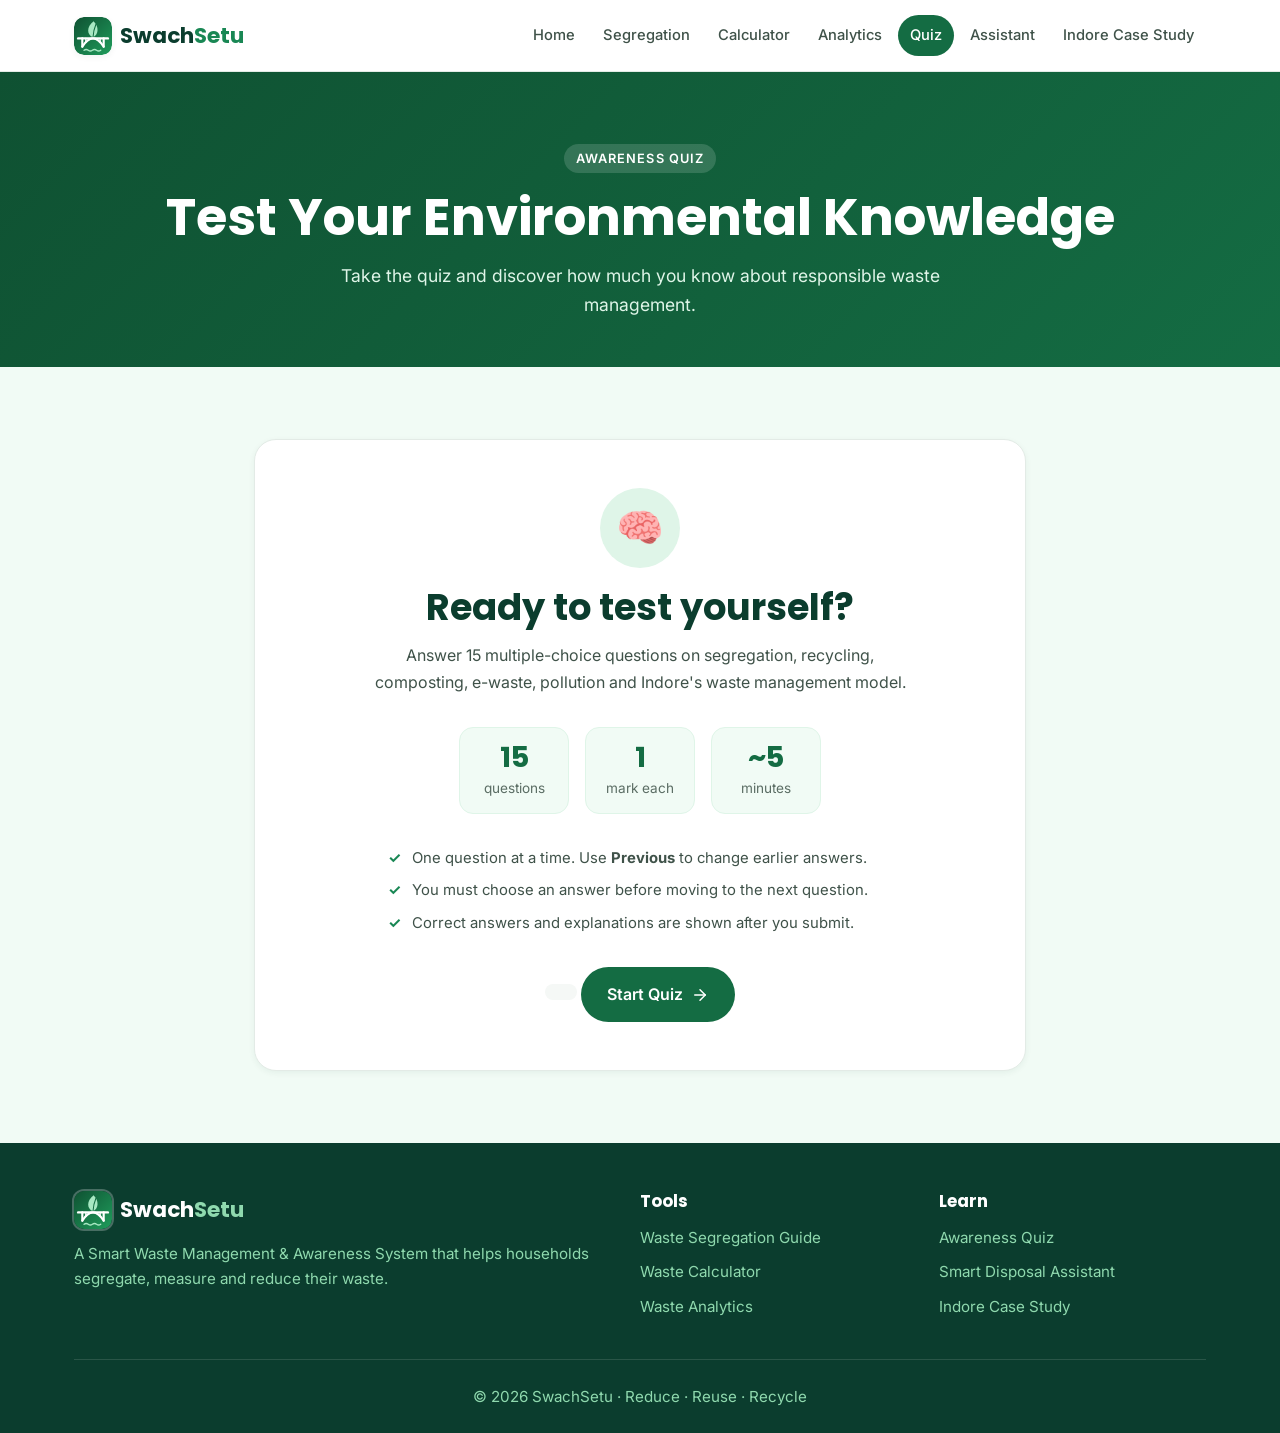
<file: quiz.html>
<!DOCTYPE html>
<html lang="en">
<head>
  <meta charset="UTF-8">
  <meta name="viewport" content="width=device-width, initial-scale=1.0">
  <meta name="theme-color" content="#146c43">
  <meta name="description" content="SwachSetu – Awareness Quiz. Take the quiz and discover how much you know about responsible waste management.">
  <title>Awareness Quiz | SwachSetu</title>

  <!-- Favicon -->
  <link rel="icon" href="assets/favicon.svg" type="image/svg+xml">

  <!-- Google Fonts (free): Poppins for headings, Inter for body text -->
  <link rel="preconnect" href="https://fonts.googleapis.com">
  <link rel="preconnect" href="https://fonts.gstatic.com" crossorigin>
  <link href="https://fonts.googleapis.com/css2?family=Inter:wght@400;500;600&family=Poppins:wght@600;700&display=swap" rel="stylesheet">

  <!-- Stylesheets: shared first, then responsive, then this page's own styles -->
  <link rel="stylesheet" href="css/style.css">
  <link rel="stylesheet" href="css/responsive.css">
  <link rel="stylesheet" href="css/pages/quiz.css">
</head>
<body>
  <!-- Lets keyboard users jump past the navigation -->
  <a href="#main" class="skip-link">Skip to main content</a>

  <!-- ===== NAVIGATION BAR (same on every page) ===== -->
  <header class="navbar">
    <nav class="container navbar__inner" aria-label="Main navigation">
      <a href="index.html" class="navbar__logo" aria-label="SwachSetu home">
        <img src="assets/logo.svg" alt="" class="navbar__logo-mark" width="38" height="38">
        <span class="navbar__logo-text">Swach<span>Setu</span></span>
      </a>

      <!-- Hamburger button: only visible on small screens -->
      <button type="button" class="navbar__toggle" aria-label="Open menu" aria-expanded="false" aria-controls="nav-links">
        <span></span><span></span><span></span>
      </button>

      <ul class="navbar__links" id="nav-links">
          <li><a href="index.html" class="navbar__link">Home</a></li>
          <li><a href="segregation.html" class="navbar__link">Segregation</a></li>
          <li><a href="calculator.html" class="navbar__link">Calculator</a></li>
          <li><a href="analytics.html" class="navbar__link">Analytics</a></li>
          <li><a href="quiz.html" class="navbar__link">Quiz</a></li>
          <li><a href="assistant.html" class="navbar__link">Assistant</a></li>
          <li><a href="case-study.html" class="navbar__link">Indore Case Study</a></li>
      </ul>
    </nav>
  </header>

  <main id="main" tabindex="-1">
    <!-- ===== PAGE HEADER ===== -->
    <section class="page-header">
      <div class="container">
        <span class="eyebrow">Awareness Quiz</span>
        <h1>Test Your Environmental Knowledge</h1>
        <p>Take the quiz and discover how much you know about responsible waste management.</p>
      </div>
    </section>


    <section class="section section--light">
      <div class="container quiz-container">

        <!-- =====================================================
             SCREEN 1: INTRO (before starting)
             ===================================================== -->
        <div class="card quiz-intro" id="intro-screen">
          <span class="quiz-intro__icon" aria-hidden="true">🧠</span>
          <h2>Ready to test yourself?</h2>
          <p>Answer 15 multiple-choice questions on segregation, recycling, composting, e-waste, pollution and Indore's waste management model.</p>

          <ul class="quiz-facts">
            <li><strong>15</strong><span>questions</span></li>
            <li><strong>1</strong><span>mark each</span></li>
            <li><strong>~5</strong><span>minutes</span></li>
          </ul>

          <ul class="quiz-rules">
            <li>One question at a time. Use <strong>Previous</strong> to change earlier answers.</li>
            <li>You must choose an answer before moving to the next question.</li>
            <li>Correct answers and explanations are shown after you submit.</li>
          </ul>

          <!-- Filled by quiz.js if a previous result is saved -->
          <p class="last-result" id="last-result" hidden></p>

          <button type="button" class="btn btn--primary" id="start-btn">
            Start Quiz
            <svg class="icon icon--sm" viewBox="0 0 24 24" aria-hidden="true"><path d="M5 12h14"/><path d="m12 5 7 7-7 7"/></svg>
          </button>
        </div>


        <!-- =====================================================
             SCREEN 2: QUESTIONS (one at a time)
             ===================================================== -->
        <div class="card quiz-card" id="quiz-screen" hidden>
          <!-- Question counter + answered count -->
          <div class="quiz-card__top">
            <p class="quiz-counter" id="question-counter">Question 1 of 15</p>
            <p class="quiz-answered" id="answered-count">0 answered</p>
          </div>

          <!-- Progress bar -->
          <div class="progress" role="progressbar" id="progress"
               aria-label="Quiz progress" aria-valuemin="0" aria-valuemax="15" aria-valuenow="1">
            <div class="progress__fill" id="progress-fill"></div>
          </div>

          <!-- The question and its four options (filled by quiz.js).
               A fieldset + legend groups radio buttons for screen readers. -->
          <span class="question__topic" id="question-topic"></span>
          <fieldset class="question" id="question-box">
            <legend class="question__text" id="question-text" tabindex="-1"></legend>
            <div class="options" id="options"></div>
          </fieldset>

          <!-- Warning message, e.g. "Please select an answer" -->
          <p class="quiz-message" id="quiz-message" role="alert" hidden></p>

          <!-- Navigation -->
          <div class="quiz-nav">
            <button type="button" class="btn btn--outline" id="prev-btn">
              <svg class="icon icon--sm" viewBox="0 0 24 24" aria-hidden="true"><path d="m15 18-6-6 6-6"/></svg>
              Previous
            </button>
            <button type="button" class="btn btn--primary" id="next-btn">
              Next
              <svg class="icon icon--sm" viewBox="0 0 24 24" aria-hidden="true"><path d="M5 12h14"/><path d="m12 5 7 7-7 7"/></svg>
            </button>
          </div>

          <!-- Small numbered buttons to jump between questions -->
          <nav class="dots" id="question-dots" aria-label="Jump to question"></nav>

          <p class="keyboard-hint">
            ⌨️ Keyboard: press <kbd>1</kbd>–<kbd>4</kbd> to choose an answer and <kbd>Enter</kbd> to go next.
          </p>
        </div>


        <!-- =====================================================
             SCREEN 3: RESULTS
             ===================================================== -->
        <div id="result-screen" hidden>
          <div class="card result-hero">
            <!-- Score ring (SVG), filled by quiz.js -->
            <div class="score-ring" id="score-ring"></div>

            <div class="result-hero__text">
              <span class="result-badge" id="result-badge"></span>
              <h2 id="result-title" tabindex="-1">Your result</h2>
              <p id="result-message"></p>
            </div>
          </div>

          <!-- Four numbers -->
          <div class="result-stats">
            <article class="card result-stat">
              <span>Score</span>
              <strong id="stat-score"></strong>
            </article>
            <article class="card result-stat">
              <span>Percentage</span>
              <strong id="stat-percent"></strong>
            </article>
            <article class="card result-stat result-stat--correct">
              <span>Correct</span>
              <strong id="stat-correct"></strong>
            </article>
            <article class="card result-stat result-stat--wrong">
              <span>Incorrect</span>
              <strong id="stat-incorrect"></strong>
            </article>
          </div>

          <div class="result-actions">
            <button type="button" class="btn btn--primary" id="retake-btn">↻ Retake Quiz</button>
            <a href="segregation.html" class="btn btn--outline">Open Segregation Guide</a>
          </div>

          <!-- Review of every question with explanation -->
          <section class="card review" aria-labelledby="review-heading">
            <div class="review__head">
              <h2 id="review-heading">Answers &amp; explanations</h2>
              <label class="toggle">
                <input type="checkbox" id="only-wrong">
                <span>Show only incorrect answers</span>
              </label>
            </div>
            <ol class="review__list" id="review-list"></ol>
          </section>
        </div>
      </div>
    </section>
  </main>

  <!-- ===== FOOTER (same on every page) ===== -->
  <footer class="footer">
    <div class="container">
      <div class="footer__grid">
        <div class="footer__brand">
          <a href="index.html" class="navbar__logo" aria-label="SwachSetu home">
            <img src="assets/logo.svg" alt="" class="navbar__logo-mark" width="38" height="38">
            <span class="navbar__logo-text">Swach<span>Setu</span></span>
          </a>
          <p>A Smart Waste Management &amp; Awareness System that helps households
            segregate, measure and reduce their waste.</p>
        </div>
        <div>
          <h2 class="footer__title">Tools</h2>
          <ul class="footer__links">
            <li><a href="segregation.html">Waste Segregation Guide</a></li>
            <li><a href="calculator.html">Waste Calculator</a></li>
            <li><a href="analytics.html">Waste Analytics</a></li>
          </ul>
        </div>
        <div>
          <h2 class="footer__title">Learn</h2>
          <ul class="footer__links">
            <li><a href="quiz.html">Awareness Quiz</a></li>
            <li><a href="assistant.html">Smart Disposal Assistant</a></li>
            <li><a href="case-study.html">Indore Case Study</a></li>
          </ul>
        </div>
      </div>
      <div class="footer__bottom">
        <p>&copy; <span id="year"></span> SwachSetu &middot; Reduce &middot; Reuse &middot; Recycle</p>
      </div>
    </div>
  </footer>

  <!-- Scripts at the end so the HTML loads first -->
  <script src="js/data/quiz-questions.js"></script>
  <script src="js/storage.js"></script>
  <script src="js/main.js"></script>
  <script src="js/quiz.js"></script>
</body>
</html>
</file>
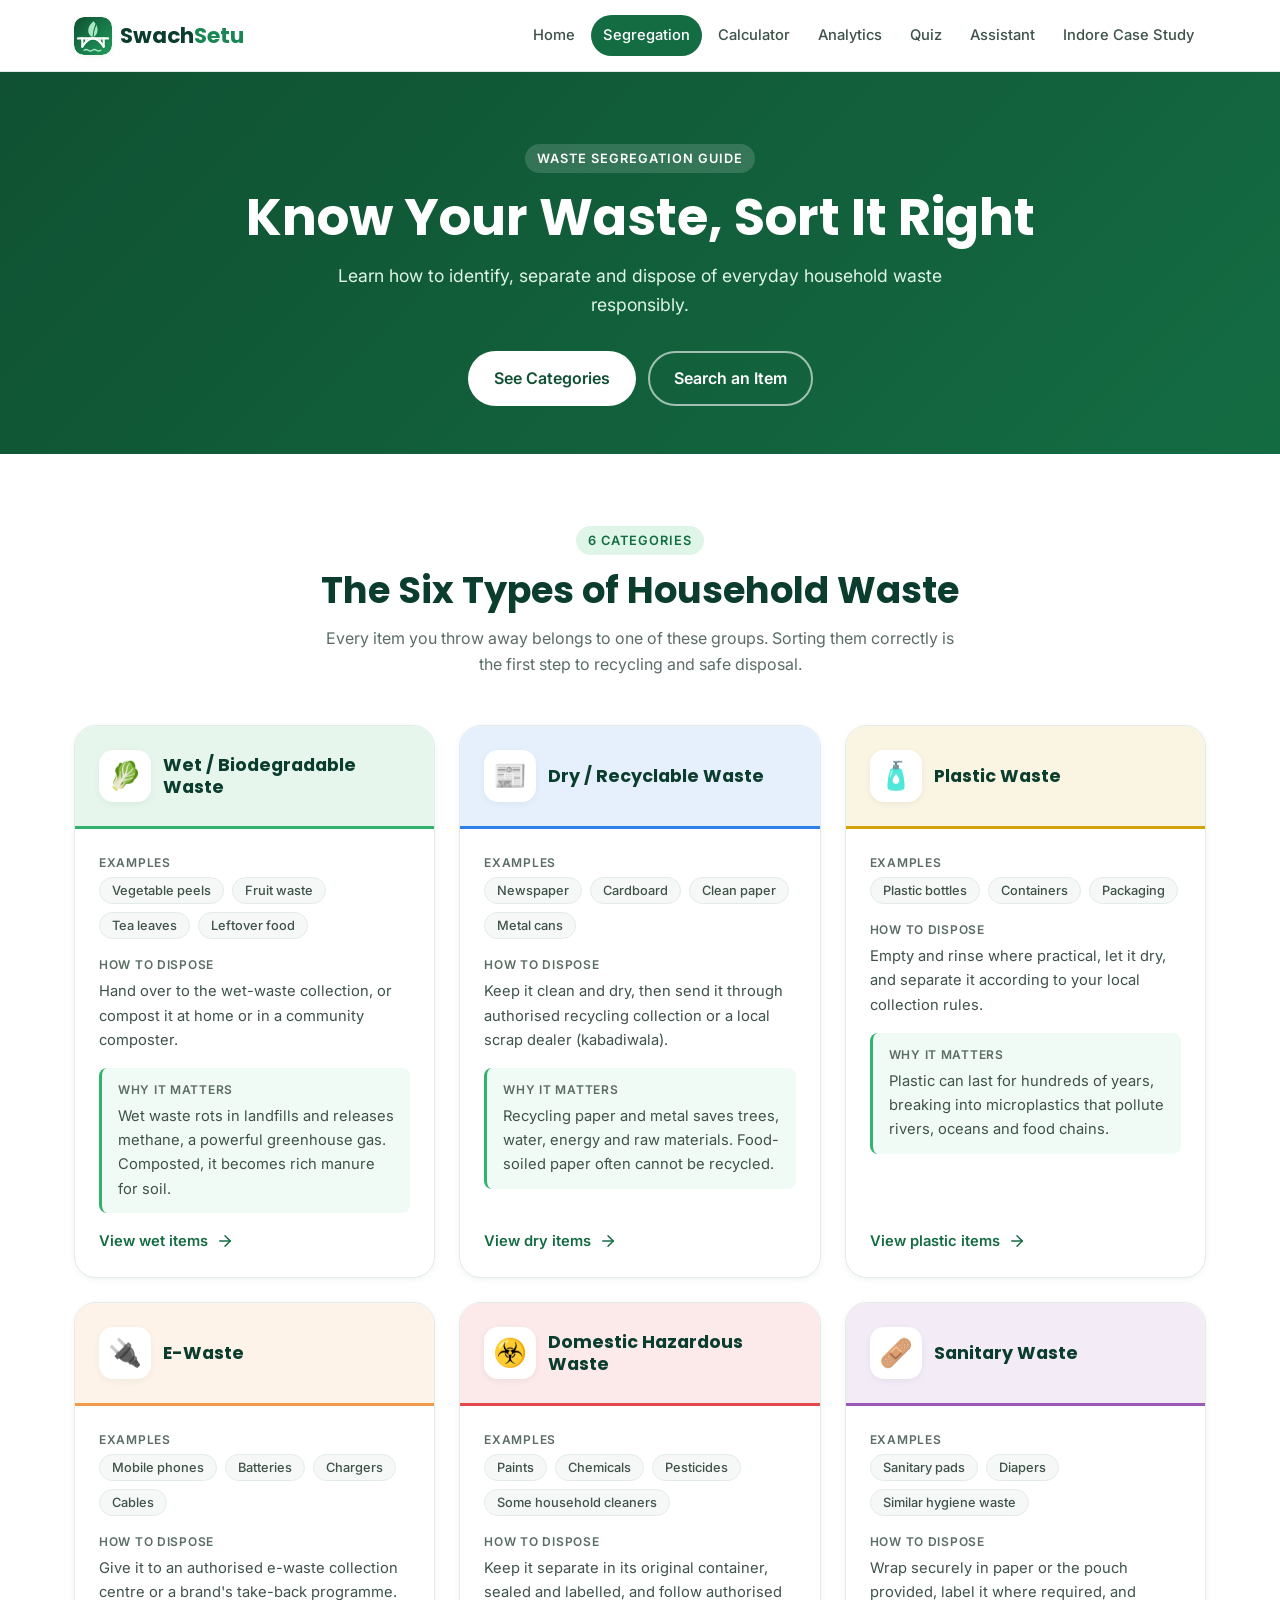
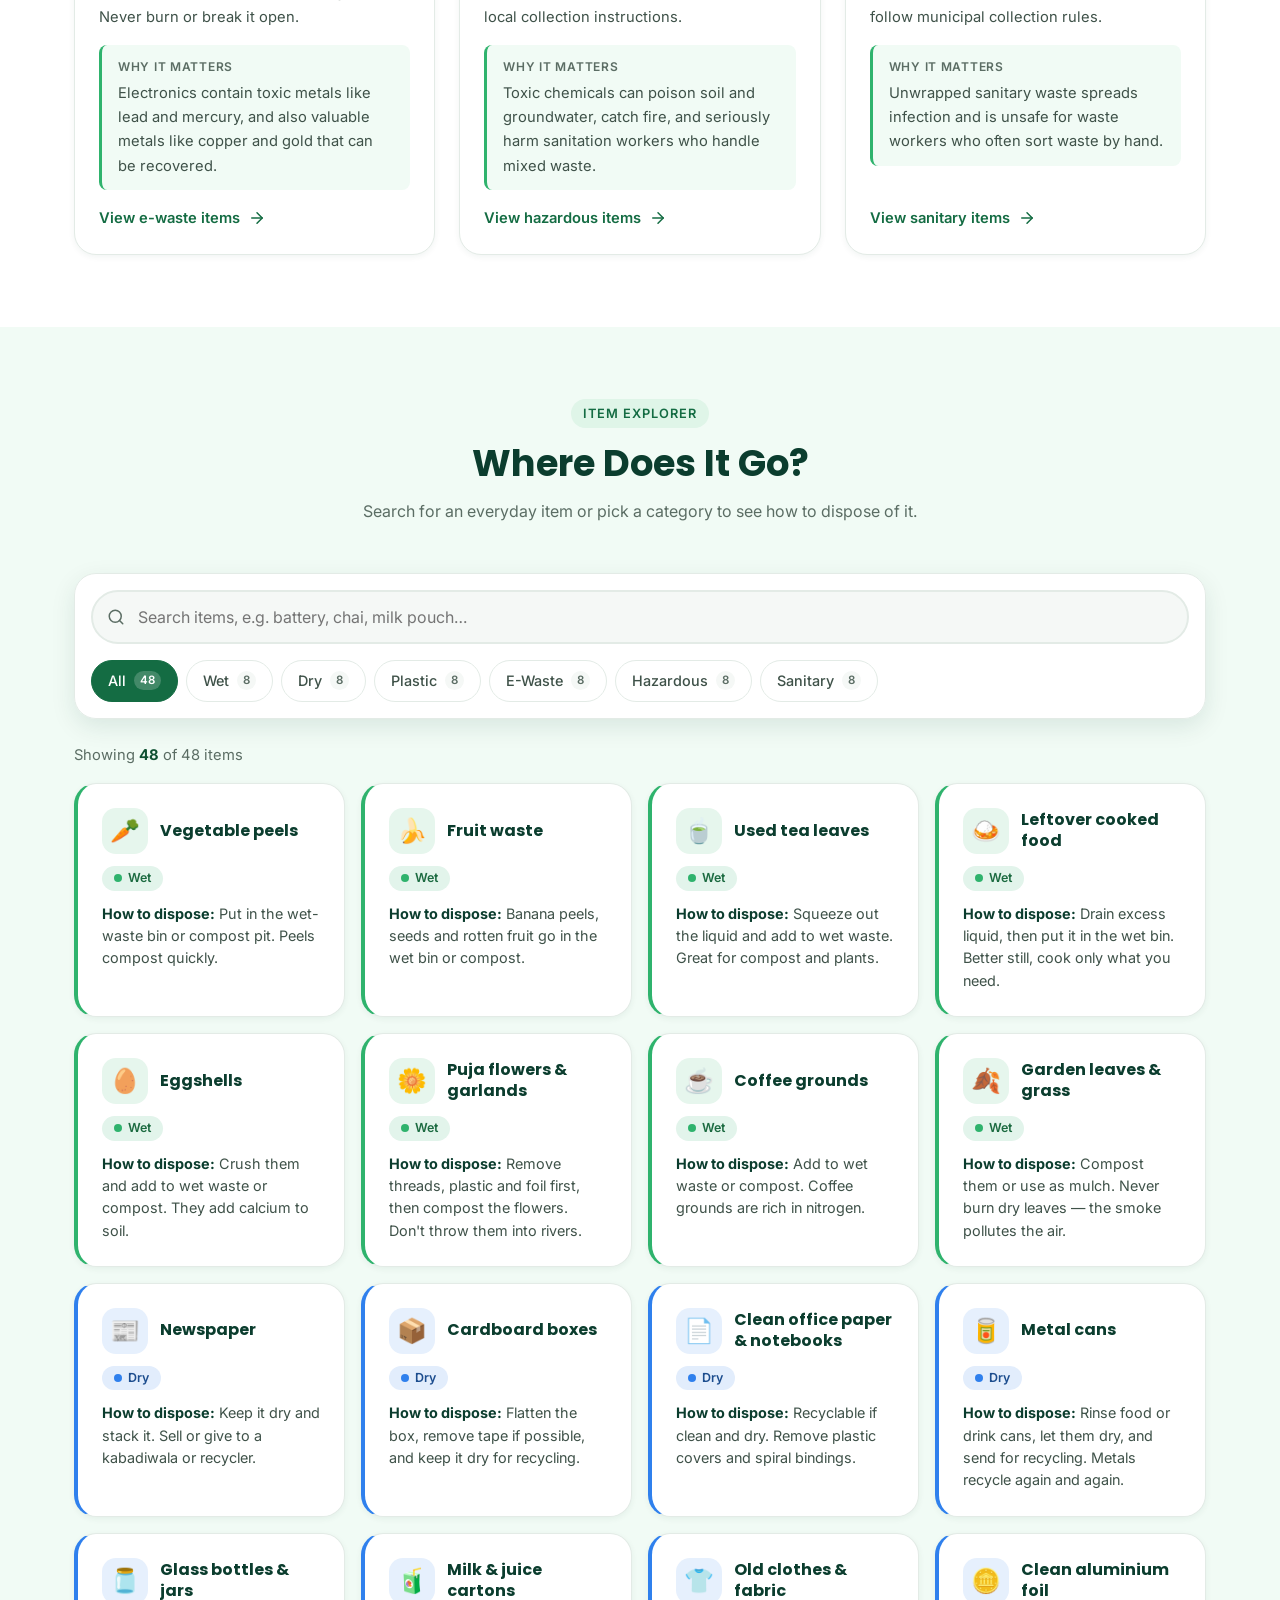
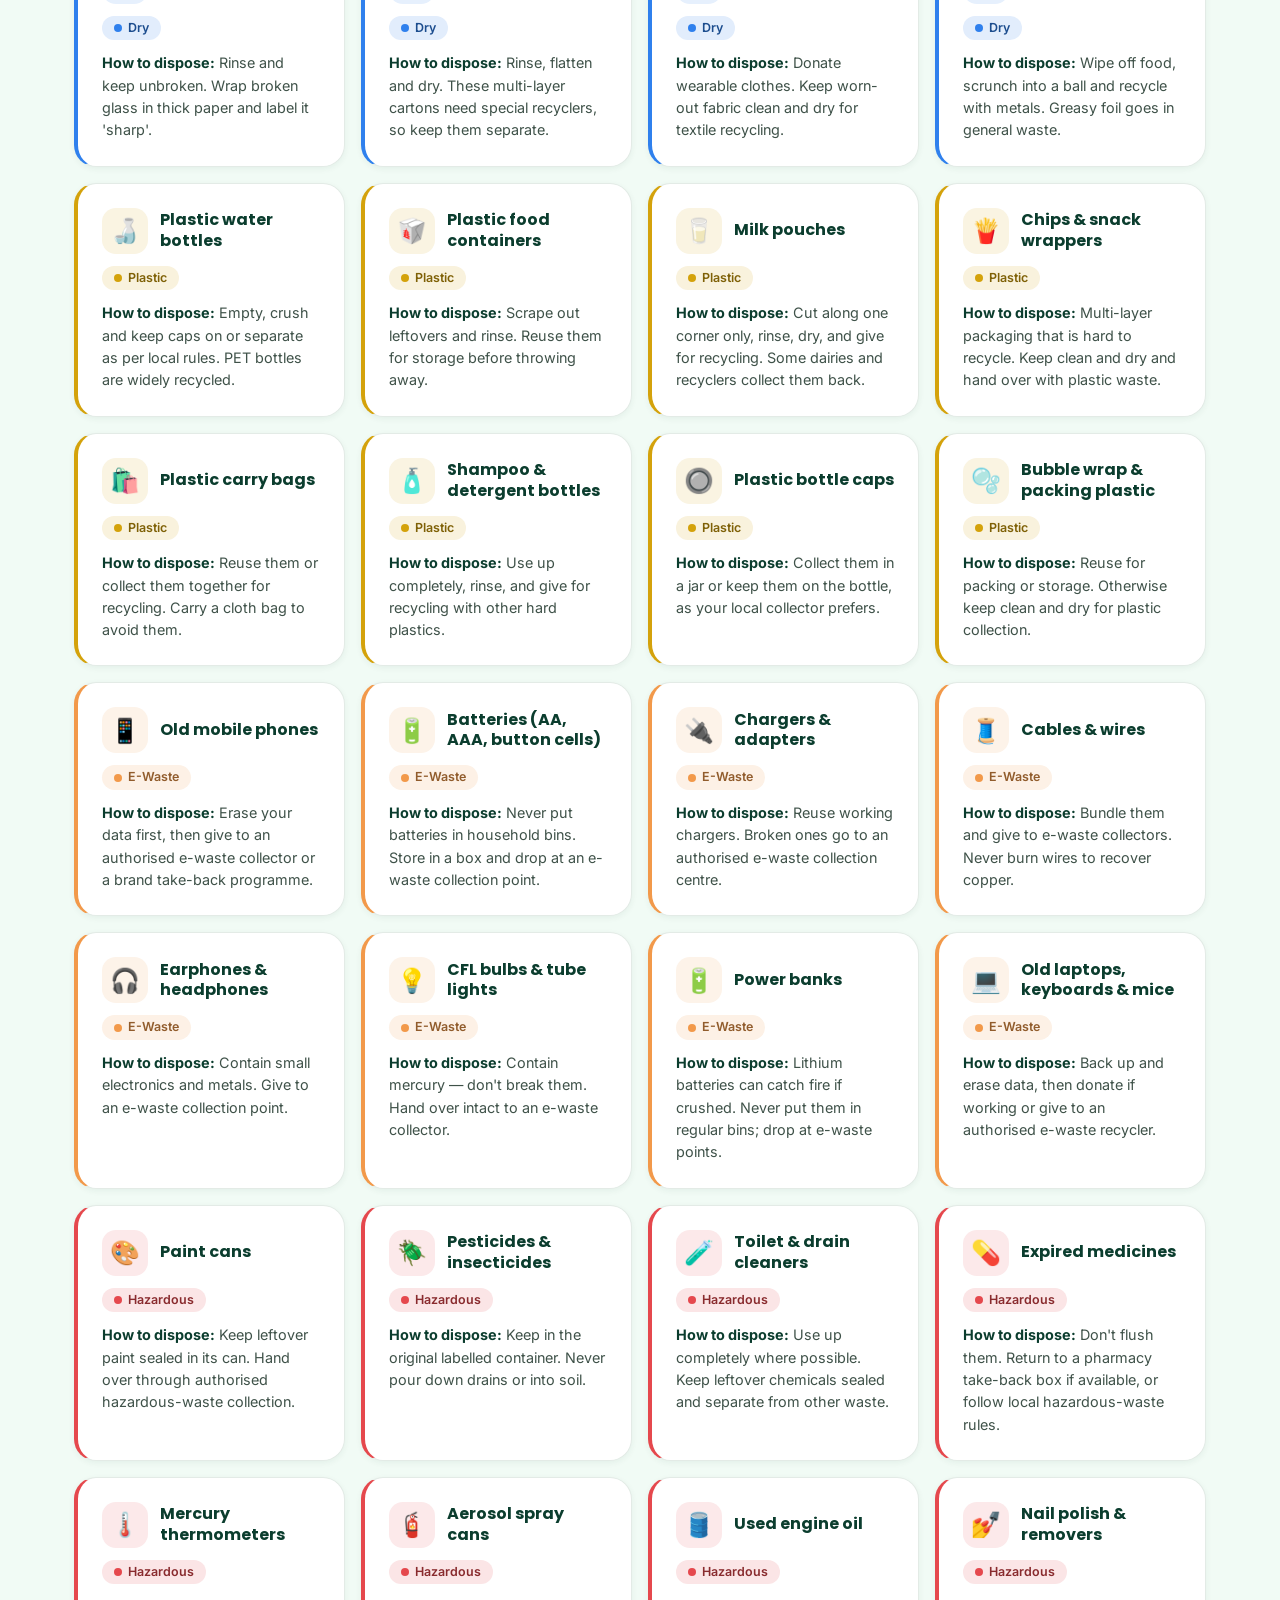
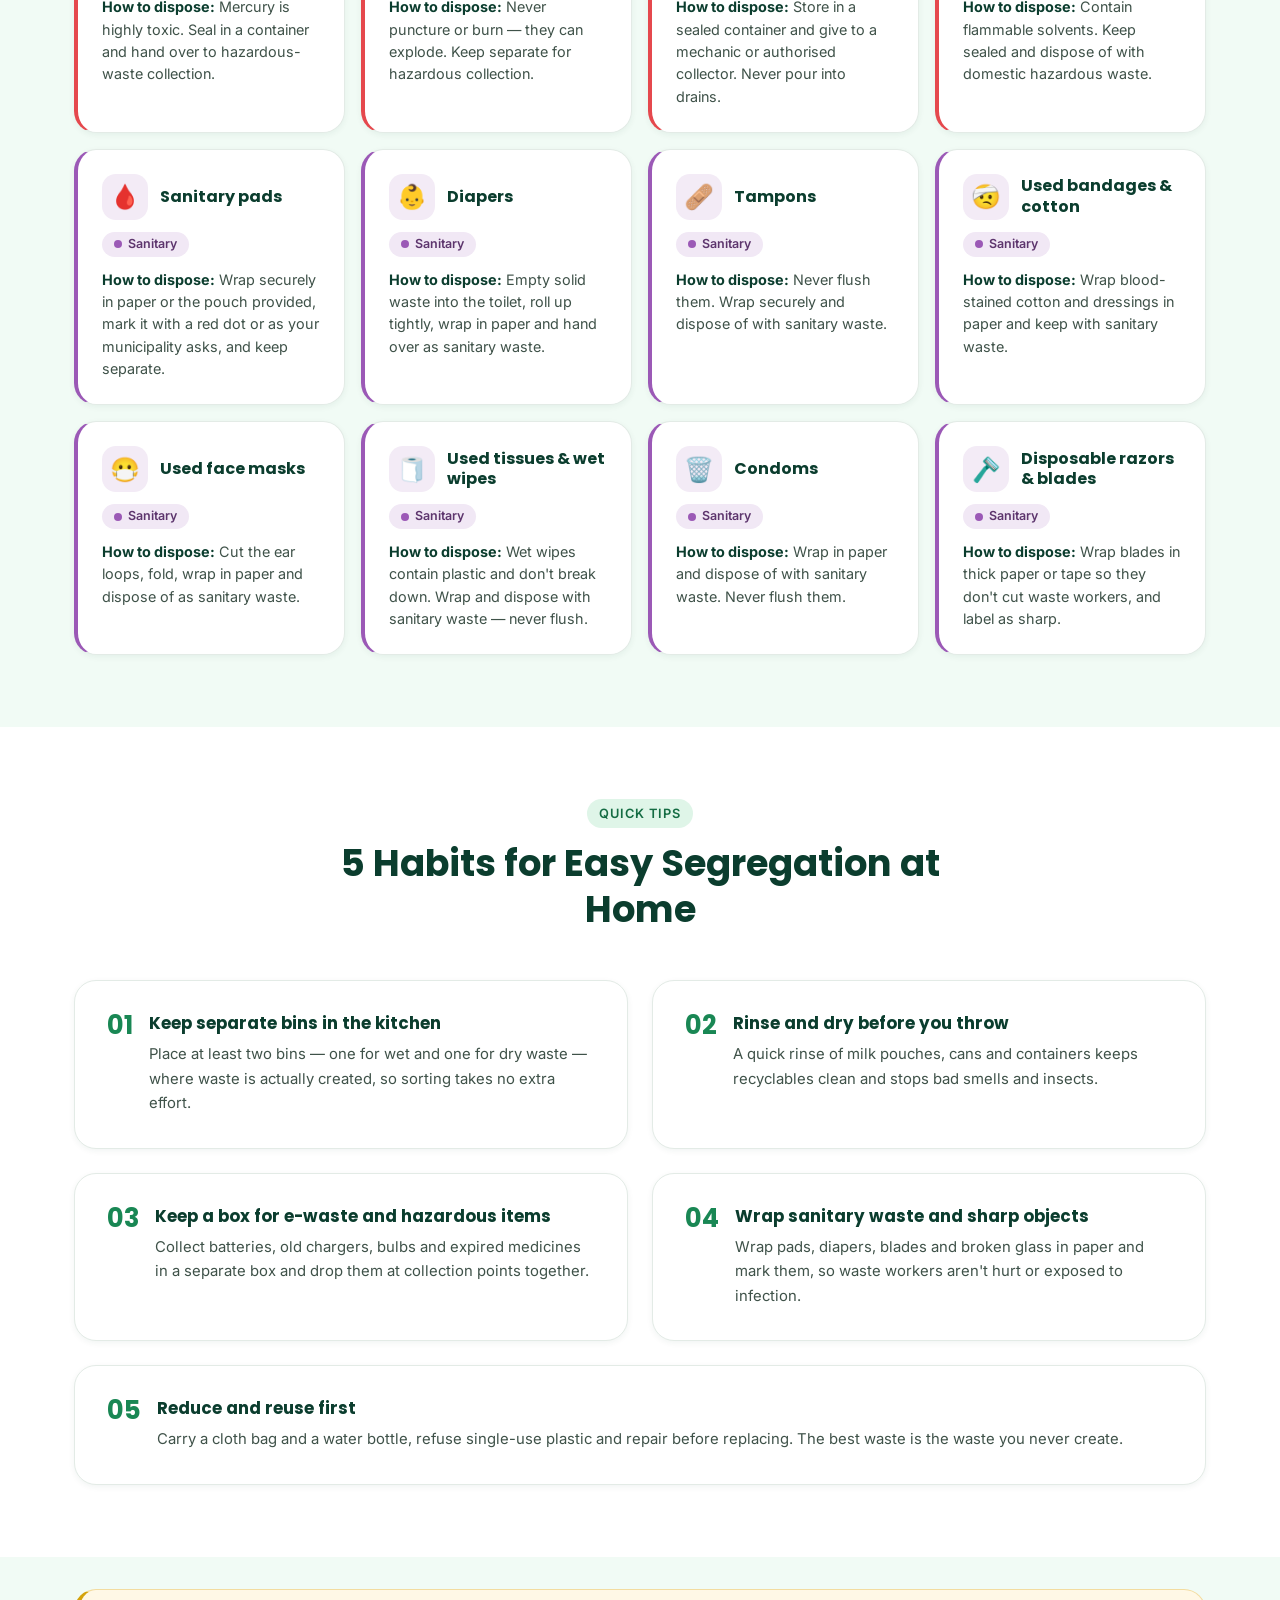
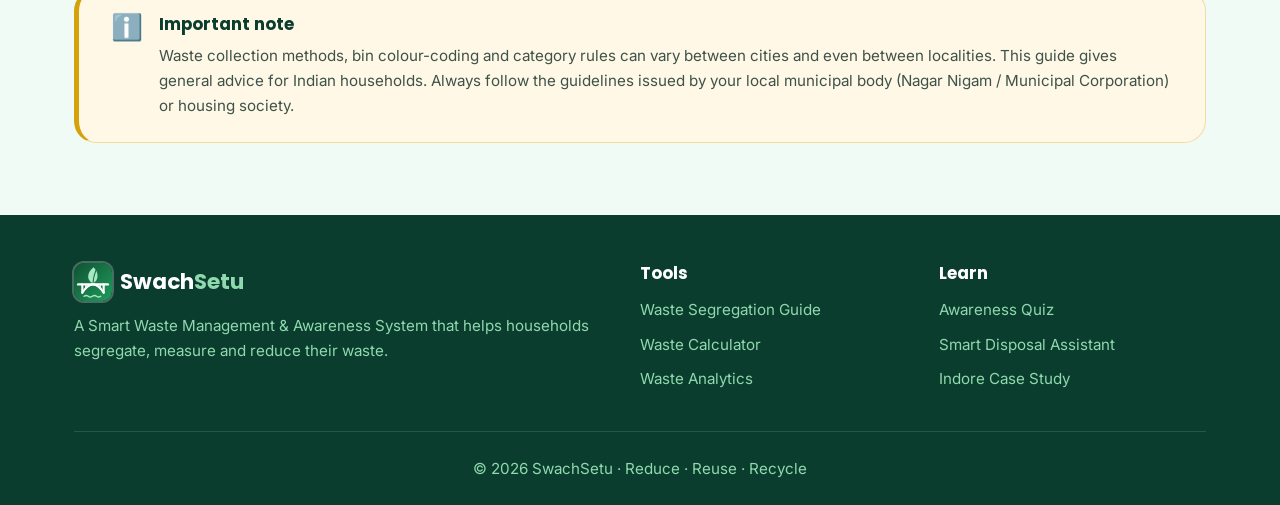
<file: segregation.html>
<!DOCTYPE html>
<html lang="en">
<head>
  <meta charset="UTF-8">
  <meta name="viewport" content="width=device-width, initial-scale=1.0">
  <meta name="theme-color" content="#146c43">
  <meta name="description" content="SwachSetu – Waste Segregation Guide. Find out which bin every item belongs in — wet, dry, hazardous or e-waste.">
  <title>Waste Segregation Guide | SwachSetu</title>

  <!-- Favicon -->
  <link rel="icon" href="assets/favicon.svg" type="image/svg+xml">

  <!-- Google Fonts (free): Poppins for headings, Inter for body text -->
  <link rel="preconnect" href="https://fonts.googleapis.com">
  <link rel="preconnect" href="https://fonts.gstatic.com" crossorigin>
  <link href="https://fonts.googleapis.com/css2?family=Inter:wght@400;500;600&family=Poppins:wght@600;700&display=swap" rel="stylesheet">

  <!-- Stylesheets: shared first, then responsive, then this page's own styles -->
  <link rel="stylesheet" href="css/style.css">
  <link rel="stylesheet" href="css/responsive.css">
  <link rel="stylesheet" href="css/pages/segregation.css">
</head>
<body>
  <!-- Lets keyboard users jump past the navigation -->
  <a href="#main" class="skip-link">Skip to main content</a>

  <!-- ===== NAVIGATION BAR (same on every page) ===== -->
  <header class="navbar">
    <nav class="container navbar__inner" aria-label="Main navigation">
      <a href="index.html" class="navbar__logo" aria-label="SwachSetu home">
        <img src="assets/logo.svg" alt="" class="navbar__logo-mark" width="38" height="38">
        <span class="navbar__logo-text">Swach<span>Setu</span></span>
      </a>

      <!-- Hamburger button: only visible on small screens -->
      <button type="button" class="navbar__toggle" aria-label="Open menu" aria-expanded="false" aria-controls="nav-links">
        <span></span><span></span><span></span>
      </button>

      <ul class="navbar__links" id="nav-links">
          <li><a href="index.html" class="navbar__link">Home</a></li>
          <li><a href="segregation.html" class="navbar__link">Segregation</a></li>
          <li><a href="calculator.html" class="navbar__link">Calculator</a></li>
          <li><a href="analytics.html" class="navbar__link">Analytics</a></li>
          <li><a href="quiz.html" class="navbar__link">Quiz</a></li>
          <li><a href="assistant.html" class="navbar__link">Assistant</a></li>
          <li><a href="case-study.html" class="navbar__link">Indore Case Study</a></li>
      </ul>
    </nav>
  </header>

  <main id="main" tabindex="-1">
    <!-- ===== PAGE HEADER ===== -->
    <section class="page-header">
      <div class="container">
        <span class="eyebrow">Waste Segregation Guide</span>
        <h1>Know Your Waste, Sort It Right</h1>
        <p>Learn how to identify, separate and dispose of everyday household waste responsibly.</p>
        <div class="header-links">
          <a href="#categories" class="btn btn--light">See Categories</a>
          <a href="#explorer" class="btn btn--ghost">Search an Item</a>
        </div>
      </div>
    </section>


    <!-- =====================================================
         1. WASTE CATEGORIES
         The six cards are created by segregation.js using
         WASTE_CATEGORIES from js/data/waste-items.js
         ===================================================== -->
    <section class="section" id="categories">
      <div class="container">
        <div class="section-title reveal">
          <span class="eyebrow">6 Categories</span>
          <h2>The Six Types of Household Waste</h2>
          <p>Every item you throw away belongs to one of these groups. Sorting them correctly is the first step to recycling and safe disposal.</p>
        </div>

        <div class="category-grid" id="category-grid">
          <!-- Category cards are added here by JavaScript -->
        </div>
      </div>
    </section>


    <!-- =====================================================
         2. ITEM EXPLORER: search + filters + item cards
         ===================================================== -->
    <section class="section section--light" id="explorer">
      <div class="container">
        <div class="section-title reveal">
          <span class="eyebrow">Item Explorer</span>
          <h2>Where Does It Go?</h2>
          <p>Search for an everyday item or pick a category to see how to dispose of it.</p>
        </div>

        <!-- Toolbar: stays visible at the top while scrolling the items -->
        <div class="toolbar">
          <div class="search">
            <svg class="icon icon--sm search__icon" viewBox="0 0 24 24" aria-hidden="true"><circle cx="11" cy="11" r="8"/><path d="m21 21-4.3-4.3"/></svg>
            <label for="search-input" class="visually-hidden">Search waste items</label>
            <input type="search" id="search-input" class="search__input"
                   placeholder="Search items, e.g. battery, chai, milk pouch…" autocomplete="off">
            <button type="button" class="search__clear" id="search-clear" aria-label="Clear search" hidden>✕</button>
          </div>

          <!-- data-filter must match a category id in waste-items.js ("all" shows everything) -->
          <div class="filters" role="group" aria-label="Filter by category">
            <button type="button" class="filter-btn is-active" data-filter="all" aria-pressed="true">All</button>
            <button type="button" class="filter-btn" data-filter="wet" aria-pressed="false">Wet</button>
            <button type="button" class="filter-btn" data-filter="dry" aria-pressed="false">Dry</button>
            <button type="button" class="filter-btn" data-filter="plastic" aria-pressed="false">Plastic</button>
            <button type="button" class="filter-btn" data-filter="ewaste" aria-pressed="false">E-Waste</button>
            <button type="button" class="filter-btn" data-filter="hazardous" aria-pressed="false">Hazardous</button>
            <button type="button" class="filter-btn" data-filter="sanitary" aria-pressed="false">Sanitary</button>
          </div>
        </div>

        <!-- "Showing 8 of 48 items" – updated by JavaScript.
             aria-live makes screen readers announce the change. -->
        <p class="results-info" id="results-info" aria-live="polite"></p>

        <div class="item-grid" id="item-grid">
          <!-- Item cards are added here by JavaScript -->
        </div>

        <!-- Shown only when nothing matches the search -->
        <div class="empty-state" id="empty-state" hidden>
          <span class="empty-state__icon" aria-hidden="true">🔍</span>
          <h3>No items found</h3>
          <p>Try a different word, check the spelling, or choose "All" categories.</p>
          <button type="button" class="btn btn--outline mt-4" id="reset-btn">Reset search</button>
        </div>
      </div>
    </section>


    <!-- =====================================================
         3. QUICK TIPS
         ===================================================== -->
    <section class="section" id="tips">
      <div class="container">
        <div class="section-title reveal">
          <span class="eyebrow">Quick Tips</span>
          <h2>5 Habits for Easy Segregation at Home</h2>
        </div>

        <ol class="tips">
          <li class="tip card reveal">
            <span class="tip__number">01</span>
            <div>
              <h3>Keep separate bins in the kitchen</h3>
              <p>Place at least two bins — one for wet and one for dry waste — where waste is actually created, so sorting takes no extra effort.</p>
            </div>
          </li>
          <li class="tip card reveal">
            <span class="tip__number">02</span>
            <div>
              <h3>Rinse and dry before you throw</h3>
              <p>A quick rinse of milk pouches, cans and containers keeps recyclables clean and stops bad smells and insects.</p>
            </div>
          </li>
          <li class="tip card reveal">
            <span class="tip__number">03</span>
            <div>
              <h3>Keep a box for e-waste and hazardous items</h3>
              <p>Collect batteries, old chargers, bulbs and expired medicines in a separate box and drop them at collection points together.</p>
            </div>
          </li>
          <li class="tip card reveal">
            <span class="tip__number">04</span>
            <div>
              <h3>Wrap sanitary waste and sharp objects</h3>
              <p>Wrap pads, diapers, blades and broken glass in paper and mark them, so waste workers aren't hurt or exposed to infection.</p>
            </div>
          </li>
          <li class="tip card reveal">
            <span class="tip__number">05</span>
            <div>
              <h3>Reduce and reuse first</h3>
              <p>Carry a cloth bag and a water bottle, refuse single-use plastic and repair before replacing. The best waste is the waste you never create.</p>
            </div>
          </li>
        </ol>
      </div>
    </section>


    <!-- =====================================================
         4. IMPORTANT NOTE (disclaimer)
         ===================================================== -->
    <section class="section section--light note-section">
      <div class="container">
        <aside class="note reveal" role="note">
          <span class="note__icon" aria-hidden="true">ℹ️</span>
          <div>
            <h3>Important note</h3>
            <p>
              Waste collection methods, bin colour-coding and category rules can vary between
              cities and even between localities. This guide gives general advice for Indian
              households. Always follow the guidelines issued by your local municipal body
              (Nagar Nigam / Municipal Corporation) or housing society.
            </p>
          </div>
        </aside>
      </div>
    </section>
  </main>

  <!-- ===== FOOTER (same on every page) ===== -->
  <footer class="footer">
    <div class="container">
      <div class="footer__grid">
        <div class="footer__brand">
          <a href="index.html" class="navbar__logo" aria-label="SwachSetu home">
            <img src="assets/logo.svg" alt="" class="navbar__logo-mark" width="38" height="38">
            <span class="navbar__logo-text">Swach<span>Setu</span></span>
          </a>
          <p>A Smart Waste Management &amp; Awareness System that helps households
            segregate, measure and reduce their waste.</p>
        </div>
        <div>
          <h2 class="footer__title">Tools</h2>
          <ul class="footer__links">
            <li><a href="segregation.html">Waste Segregation Guide</a></li>
            <li><a href="calculator.html">Waste Calculator</a></li>
            <li><a href="analytics.html">Waste Analytics</a></li>
          </ul>
        </div>
        <div>
          <h2 class="footer__title">Learn</h2>
          <ul class="footer__links">
            <li><a href="quiz.html">Awareness Quiz</a></li>
            <li><a href="assistant.html">Smart Disposal Assistant</a></li>
            <li><a href="case-study.html">Indore Case Study</a></li>
          </ul>
        </div>
      </div>
      <div class="footer__bottom">
        <p>&copy; <span id="year"></span> SwachSetu &middot; Reduce &middot; Reuse &middot; Recycle</p>
      </div>
    </div>
  </footer>

  <!-- Scripts at the end so the HTML loads first -->
  <script src="js/data/waste-items.js"></script>
  <script src="js/main.js"></script>
  <script src="js/segregation.js"></script>
</body>
</html>
</file>
<file: css/style.css>
/* =========================================================
   SwachSetu – Shared Design System (style.css)
   ---------------------------------------------------------
   This file is linked on EVERY page. It contains:
   1. Design tokens (CSS variables: colours, fonts, spacing)
   2. Base / reset styles
   3. Layout helpers (container, section, grid)
   4. Typography
   5. Buttons
   6. Cards
   7. Navigation bar
   8. Page header (hero banner used on inner pages)
   9. Footer
   10. Utility classes and scroll animation
   ========================================================= */


/* ---------- 1. DESIGN TOKENS ----------
   Change a colour here and it updates across the whole site. */
:root {
  /* Green palette (dark → light) */
  --green-900: #0b3d2e;
  --green-800: #0f5132;
  --green-700: #146c43;   /* main brand colour */
  --green-600: #198754;
  --green-500: #2fb36d;
  --green-300: #8fd9ae;
  --green-100: #dff5e8;
  --green-50:  #f1fbf5;

  /* Neutrals */
  --white:    #ffffff;
  --gray-900: #1a2b23;    /* main text colour */
  --gray-700: #3f5249;
  --gray-500: #5b6d64;    /* secondary text (5.5:1 contrast on white) */
  --gray-200: #e3ebe6;    /* borders */
  --gray-100: #f5f8f6;    /* light backgrounds */

  /* Accent colours (used later for waste categories) */
  --wet:       #2fb36d;   /* green bin  */
  --dry:       #2f80ed;   /* blue bin   */
  --hazardous: #e5484d;   /* red bin    */
  --ewaste:    #f2994a;   /* orange     */
  --plastic:   #d4a20b;   /* amber      */
  --sanitary:  #9b59b6;   /* purple     */

  /* Typography */
  --font-heading: "Poppins", "Segoe UI", Arial, sans-serif;
  --font-body:    "Inter", "Segoe UI", Arial, sans-serif;

  /* Spacing scale (use these instead of random numbers) */
  --space-1: 0.25rem;  /*  4px */
  --space-2: 0.5rem;   /*  8px */
  --space-3: 0.75rem;  /* 12px */
  --space-4: 1rem;     /* 16px */
  --space-5: 1.5rem;   /* 24px */
  --space-6: 2rem;     /* 32px */
  --space-7: 3rem;     /* 48px */
  --space-8: 4.5rem;   /* 72px */

  /* Shapes and effects */
  --radius-sm: 8px;
  --radius-md: 14px;
  --radius-lg: 22px;
  --radius-full: 999px;
  --shadow-sm: 0 2px 6px rgba(11, 61, 46, 0.06);
  --shadow-md: 0 8px 24px rgba(11, 61, 46, 0.10);
  --shadow-lg: 0 18px 40px rgba(11, 61, 46, 0.16);
  --transition: 0.25s ease;

  /* Layout */
  --container-width: 1180px;
  --nav-height: 72px;
}


/* ---------- 2. BASE / RESET ---------- */
*,
*::before,
*::after {
  box-sizing: border-box;   /* padding no longer increases element width */
  margin: 0;
  padding: 0;
}

html {
  scroll-behavior: smooth;
}

body {
  font-family: var(--font-body);
  font-size: 1rem;
  line-height: 1.65;
  color: var(--gray-900);
  background-color: var(--white);
  min-height: 100vh;
  display: flex;
  flex-direction: column;   /* keeps the footer at the bottom */
}

main {
  flex: 1;
}

img {
  max-width: 100%;
  display: block;
}

a {
  color: var(--green-700);
  text-decoration: none;
}

ul {
  list-style: none;
}

button,
input,
select,
textarea {
  font: inherit;
}

/* "Skip to main content" link: hidden until a keyboard user presses Tab */
.skip-link {
  position: absolute;
  left: var(--space-4);
  top: -100px;
  z-index: 1000;
  padding: var(--space-2) var(--space-4);
  border-radius: var(--radius-sm);
  background: var(--green-900);
  color: var(--white);
  font-weight: 600;
}

.skip-link:focus {
  top: var(--space-2);
}

/* <main> receives focus from the skip link; no outline needed there */
main:focus {
  outline: none;
}

/* Visible outline for keyboard users (accessibility) */
:focus-visible {
  outline: 3px solid var(--green-500);
  outline-offset: 2px;
}


/* ---------- 3. LAYOUT HELPERS ---------- */

/* Centers content and limits its width */
.container {
  width: 100%;
  max-width: var(--container-width);
  margin: 0 auto;
  padding: 0 var(--space-5);
}

/* Vertical breathing room for each page section */
.section {
  padding: var(--space-8) 0;
}

.section--light {
  background-color: var(--green-50);
}

.section-title {
  text-align: center;
  max-width: 640px;
  margin: 0 auto var(--space-7);
}

.section-title p {
  color: var(--gray-500);
  margin-top: var(--space-3);
}

/* Responsive grid: cards wrap automatically
   (each column at least 260px wide). */
.grid {
  display: grid;
  gap: var(--space-5);
  grid-template-columns: repeat(auto-fit, minmax(260px, 1fr));
}


/* ---------- 4. TYPOGRAPHY ---------- */
h1, h2, h3, h4 {
  font-family: var(--font-heading);
  color: var(--green-900);
  line-height: 1.25;
  font-weight: 700;
}

h1 { font-size: clamp(2rem, 5vw, 3.2rem); }   /* clamp = min, preferred, max */
h2 { font-size: clamp(1.6rem, 3.5vw, 2.3rem); }
h3 { font-size: 1.25rem; }
h4 { font-size: 1.05rem; }

p {
  color: var(--gray-700);
}

/* Small green label shown above headings */
.eyebrow {
  display: inline-block;
  font-size: 0.8rem;
  font-weight: 600;
  letter-spacing: 0.08em;
  text-transform: uppercase;
  color: var(--green-700);
  background-color: var(--green-100);
  padding: var(--space-1) var(--space-3);
  border-radius: var(--radius-full);
  margin-bottom: var(--space-3);
}


/* ---------- 5. BUTTONS ----------
   Usage: <a class="btn btn--primary">Text</a> */
.btn {
  display: inline-flex;
  align-items: center;
  gap: var(--space-2);
  padding: var(--space-3) var(--space-5);
  border: 2px solid transparent;
  border-radius: var(--radius-full);
  font-weight: 600;
  cursor: pointer;
  transition: var(--transition);
}

.btn--primary {
  background-color: var(--green-700);
  color: var(--white);
}

.btn--primary:hover {
  background-color: var(--green-800);
  transform: translateY(-2px);
  box-shadow: var(--shadow-md);
}

.btn--outline {
  background-color: transparent;
  color: var(--green-700);
  border-color: var(--green-700);
}

.btn--outline:hover {
  background-color: var(--green-700);
  color: var(--white);
}

/* White button for use on dark green backgrounds */
.btn--light {
  background-color: var(--white);
  color: var(--green-800);
}

.btn--light:hover {
  background-color: var(--green-100);
}


/* ---------- 6. CARDS ----------
   Usage: <article class="card"> ... </article> */
.card {
  background-color: var(--white);
  border: 1px solid var(--gray-200);
  border-radius: var(--radius-lg);
  padding: var(--space-6);
  box-shadow: var(--shadow-sm);
  transition: var(--transition);
}

/* Add "card--hover" to make a card lift on hover */
.card--hover:hover {
  transform: translateY(-6px);
  box-shadow: var(--shadow-lg);
  border-color: var(--green-300);
}

.card__icon {
  width: 56px;
  height: 56px;
  display: grid;
  place-items: center;
  font-size: 1.6rem;
  border-radius: var(--radius-md);
  background-color: var(--green-100);
  margin-bottom: var(--space-4);
}

.card__title {
  margin-bottom: var(--space-2);
}

.card__text {
  font-size: 0.95rem;
}

/* Placeholder box shown on pages whose features come in later phases */
.placeholder {
  text-align: center;
  border: 2px dashed var(--green-300);
  background-color: var(--green-50);
  box-shadow: none;
}


/* ---------- 7. NAVIGATION BAR ---------- */
.navbar {
  position: sticky;          /* stays at top while scrolling */
  top: 0;
  z-index: 100;
  height: var(--nav-height);
  background-color: rgba(255, 255, 255, 0.92);
  backdrop-filter: blur(10px);   /* frosted glass effect */
  border-bottom: 1px solid var(--gray-200);
  transition: box-shadow var(--transition);
}

/* main.js adds this class after the user scrolls a little */
.navbar.is-scrolled {
  box-shadow: var(--shadow-md);
}

.navbar__inner {
  height: 100%;
  display: flex;
  align-items: center;
  justify-content: space-between;
}

/* Logo = bridge-and-leaf badge (assets/logo.svg) + "SwachSetu" wordmark */
.navbar__logo {
  display: flex;
  align-items: center;
  gap: var(--space-2);
  font-family: var(--font-heading);
  font-size: 1.35rem;
  font-weight: 700;
  color: var(--green-900);
}

.navbar__logo-mark {
  width: 38px;
  height: 38px;
  flex-shrink: 0;
  border-radius: 10px;
  box-shadow: var(--shadow-sm);
  transition: transform var(--transition);
}

.navbar__logo:hover .navbar__logo-mark {
  transform: rotate(-6deg) scale(1.05);
}

/* "Setu" in a lighter green */
.navbar__logo-text span {
  color: var(--green-600);
}

.navbar__links {
  display: flex;
  align-items: center;
  gap: var(--space-1);
}

.navbar__link {
  display: block;
  padding: var(--space-2) var(--space-3);
  border-radius: var(--radius-full);
  font-size: 0.92rem;
  font-weight: 500;
  color: var(--gray-700);
  transition: var(--transition);
}

.navbar__link:hover {
  color: var(--green-700);
  background-color: var(--green-50);
}

/* main.js adds "active" to the link of the current page */
.navbar__link.active {
  color: var(--white);
  background-color: var(--green-700);
}

/* Hamburger button – hidden on desktop, shown in responsive.css */
.navbar__toggle {
  display: none;
  width: 44px;
  height: 44px;
  border: none;
  background: none;
  cursor: pointer;
  flex-direction: column;
  justify-content: center;
  align-items: center;
  gap: 5px;
}

.navbar__toggle span {
  width: 24px;
  height: 2.5px;
  background-color: var(--green-900);
  border-radius: 2px;
  transition: var(--transition);
}


/* ---------- 8. PAGE HEADER (inner pages) ---------- */
.page-header {
  background: linear-gradient(135deg, var(--green-800), var(--green-700));
  color: var(--white);
  padding: var(--space-8) 0 var(--space-7);
  text-align: center;
}

.page-header h1 {
  color: var(--white);
}

.page-header p {
  color: var(--green-100);
  max-width: 620px;
  margin: var(--space-3) auto 0;
  font-size: 1.1rem;
}

.page-header .eyebrow {
  background-color: rgba(255, 255, 255, 0.15);
  color: var(--white);
}


/* ---------- 9. FOOTER ---------- */
.footer {
  background-color: var(--green-900);
  color: var(--green-100);
  padding: var(--space-7) 0 var(--space-5);
}

.footer__grid {
  display: grid;
  grid-template-columns: 2fr 1fr 1fr;
  gap: var(--space-6);
}

.footer .navbar__logo {
  color: var(--white);
  margin-bottom: var(--space-3);
}

/* Soft light ring so the green badge stands out on the dark footer */
.footer .navbar__logo-mark {
  box-shadow: 0 0 0 2px rgba(255, 255, 255, 0.25);
}

.footer .navbar__logo-text span {
  color: var(--green-300);
}

.footer p {
  color: var(--green-300);
  font-size: 0.95rem;
}

.footer__title {
  font-size: 1.05rem;
  color: var(--white);
  margin-bottom: var(--space-3);
}

.footer__links li {
  margin-bottom: var(--space-2);
}

.footer__links a {
  color: var(--green-300);
  font-size: 0.95rem;
  transition: color var(--transition);
}

.footer__links a:hover {
  color: var(--white);
}

.footer__bottom {
  margin-top: var(--space-6);
  padding-top: var(--space-5);
  border-top: 1px solid rgba(255, 255, 255, 0.12);
  text-align: center;
  font-size: 0.88rem;
}


/* ---------- 10. UTILITIES & ANIMATION ---------- */

/* Inline SVG line icons: colour comes from the parent's text colour.
   Usage: <svg class="icon" viewBox="0 0 24 24">...</svg> */
.icon {
  width: 26px;
  height: 26px;
  fill: none;
  stroke: currentColor;
  stroke-width: 2;
  stroke-linecap: round;
  stroke-linejoin: round;
  flex-shrink: 0;
}

.icon--sm {
  width: 18px;
  height: 18px;
}

/* Sections with an id: leave room for the sticky navbar when
   a link like "#features" scrolls to them */
main section[id] {
  scroll-margin-top: var(--nav-height);
}

.text-center { text-align: center; }
.mt-4 { margin-top: var(--space-4); }
.mt-6 { margin-top: var(--space-6); }

/* Elements with "reveal" fade in when scrolled into view (see main.js) */
.reveal {
  opacity: 0;
  transform: translateY(24px);
  transition: opacity 0.6s ease, transform 0.6s ease;
}

.reveal.is-visible {
  opacity: 1;
  transform: translateY(0);
}

/* After the fade-in ends, main.js adds "reveal-done" so hover
   effects use the normal quick transition again */
.reveal.reveal-done {
  transition: var(--transition);
}

/* Respect users who prefer less motion */
@media (prefers-reduced-motion: reduce) {
  html { scroll-behavior: auto; }
  .reveal { opacity: 1; transform: none; transition: none; }
}


/* ---------- 11. SHARED COMPONENTS ----------
   Search box, filter buttons, category badges and notes.
   Used by the Segregation Guide and the Smart Disposal Assistant.
   Badges and cards set their own --cat-color (from WASTE_CATEGORIES
   in js/data/waste-items.js). */

/* Transparent button with a white border (for the green header) */
.btn--ghost {
  background: transparent;
  color: var(--white);
  border-color: rgba(255, 255, 255, 0.6);
}

.btn--ghost:hover {
  background: rgba(255, 255, 255, 0.12);
  border-color: var(--white);
}

/* Hides text visually but keeps it for screen readers */
.visually-hidden {
  position: absolute;
  width: 1px;
  height: 1px;
  overflow: hidden;
  clip: rect(0 0 0 0);
  white-space: nowrap;
}

.search {
  position: relative;
}

.search__icon {
  position: absolute;
  left: var(--space-4);
  top: 50%;
  transform: translateY(-50%);
  color: var(--gray-500);
  pointer-events: none;
}

.search__input {
  width: 100%;
  padding: var(--space-3) var(--space-7) var(--space-3) 2.8rem;
  border: 2px solid var(--gray-200);
  border-radius: var(--radius-full);
  background: var(--gray-100);
  color: var(--gray-900);
  transition: var(--transition);
}

.search__input:focus {
  outline: none;
  border-color: var(--green-500);
  background: var(--white);
  box-shadow: 0 0 0 4px var(--green-100);
}

/* Hide the browser's built-in "x" on search inputs (we have our own) */
.search__input::-webkit-search-cancel-button {
  -webkit-appearance: none;
}

.search__clear {
  position: absolute;
  right: var(--space-3);
  top: 50%;
  transform: translateY(-50%);
  width: 30px;
  height: 30px;
  border: none;
  border-radius: 50%;
  background: var(--gray-200);
  color: var(--gray-700);
  font-size: 0.8rem;
  cursor: pointer;
}

.search__clear:hover {
  background: var(--green-100);
  color: var(--green-800);
}

.filters {
  display: flex;
  flex-wrap: wrap;
  gap: var(--space-2);
}

.filter-btn {
  display: inline-flex;
  align-items: center;
  gap: var(--space-2);
  padding: var(--space-2) var(--space-4);
  border: 1.5px solid var(--gray-200);
  border-radius: var(--radius-full);
  background: var(--white);
  color: var(--gray-700);
  font-size: 0.9rem;
  font-weight: 500;
  white-space: nowrap;
  cursor: pointer;
  transition: var(--transition);
}

.filter-btn:hover {
  border-color: var(--green-500);
  color: var(--green-700);
}

.filter-btn.is-active {
  background: var(--green-700);
  border-color: var(--green-700);
  color: var(--white);
}

/* Small count bubble inside each filter button (added by JS) */
.filter-btn__count {
  font-size: 0.72rem;
  font-weight: 600;
  padding: 0 6px;
  border-radius: var(--radius-full);
  background: var(--gray-100);
  color: var(--gray-500);
}

.filter-btn.is-active .filter-btn__count {
  background: rgba(255, 255, 255, 0.2);
  color: var(--white);
}

.results-info {
  margin: var(--space-5) 0 var(--space-4);
  font-size: 0.92rem;
  color: var(--gray-500);
}

.results-info strong {
  color: var(--green-800);
}

/* Category badge – clicking it filters by that category */
.badge {
  align-self: flex-start;
  display: inline-flex;
  align-items: center;
  gap: 6px;
  padding: 2px var(--space-3);
  border: none;
  border-radius: var(--radius-full);
  background: color-mix(in srgb, var(--cat-color) 14%, var(--white));
  color: color-mix(in srgb, var(--cat-color) 60%, black);   /* dark enough for 5:1 contrast */
  font-size: 0.78rem;
  font-weight: 600;
  cursor: pointer;
  transition: var(--transition);
}

.badge::before {
  content: "";
  width: 8px;
  height: 8px;
  border-radius: 50%;
  background: var(--cat-color);
}

.badge:hover {
  background: color-mix(in srgb, var(--cat-color) 24%, var(--white));
}

/* Highlight for the matching part of a search */
mark {
  background: var(--green-100);
  color: var(--green-900);
  border-radius: 3px;
  padding: 0 2px;
}

/* Yellow "please note" box (disclaimers) */
.note {
  display: flex;
  gap: var(--space-4);
  align-items: flex-start;
  padding: var(--space-5) var(--space-6);
  border-radius: var(--radius-lg);
  background: #fff8e6;              /* soft amber = "please note" */
  border: 1px solid #f3dca0;
  border-left: 5px solid var(--plastic);
}

.note__icon {
  font-size: 1.6rem;
  line-height: 1;
}

.note h3 {
  font-size: 1.05rem;
  margin-bottom: var(--space-2);
}

.note p {
  font-size: 0.95rem;
}
</file>
<file: css/responsive.css>
/* =========================================================
   SwachSetu – Responsive Styles (responsive.css)
   ---------------------------------------------------------
   Linked AFTER style.css so these rules can override it.
   Breakpoints:
     ≤ 1024px  → tablets / small laptops (hamburger menu)
     ≤ 768px   → tablets in portrait
     ≤ 480px   → mobile phones
   ========================================================= */


/* ---------- Tablets & small laptops ---------- */
@media (max-width: 1024px) {

  /* Show the hamburger button */
  .navbar__toggle {
    display: flex;
  }

  /* Turn the link list into a drop-down panel (hidden by default) */
  .navbar__links {
    position: absolute;
    top: var(--nav-height);
    left: 0;
    right: 0;
    flex-direction: column;
    align-items: stretch;
    gap: var(--space-1);
    padding: var(--space-4) var(--space-5) var(--space-5);
    background-color: var(--white);
    border-bottom: 1px solid var(--gray-200);
    box-shadow: var(--shadow-md);

    /* hidden state */
    opacity: 0;
    visibility: hidden;
    transform: translateY(-10px);
    transition: var(--transition);
  }

  /* main.js adds "is-open" when the hamburger is clicked */
  .navbar__links.is-open {
    opacity: 1;
    visibility: visible;
    transform: translateY(0);
  }

  .navbar__link {
    padding: var(--space-3) var(--space-4);
    border-radius: var(--radius-sm);
  }

  /* Animate hamburger into an "X" when open */
  .navbar__toggle.is-open span:nth-child(1) {
    transform: translateY(7.5px) rotate(45deg);
  }
  .navbar__toggle.is-open span:nth-child(2) {
    opacity: 0;
  }
  .navbar__toggle.is-open span:nth-child(3) {
    transform: translateY(-7.5px) rotate(-45deg);
  }
}


/* ---------- Tablets (portrait) ---------- */
@media (max-width: 768px) {
  .section {
    padding: var(--space-7) 0;
  }

  .footer__grid {
    grid-template-columns: 1fr 1fr;
  }

  /* Brand column takes the full first row */
  .footer__brand {
    grid-column: 1 / -1;
  }

  /* Filters become one row that scrolls sideways
     so the sticky toolbar stays short on phones */
  .filters {
    flex-wrap: nowrap;
    overflow-x: auto;
    padding-bottom: var(--space-1);
    scrollbar-width: none;      /* hide scrollbar (Firefox) */
  }

  .filters::-webkit-scrollbar {
    display: none;              /* hide scrollbar (Chrome, Safari) */
  }
}


/* ---------- Mobile phones ---------- */
@media (max-width: 480px) {
  .container {
    padding: 0 var(--space-4);
  }

  .card {
    padding: var(--space-5);
  }

  .page-header {
    padding: var(--space-7) 0 var(--space-6);
  }

  .grid {
    grid-template-columns: 1fr;
  }

  .footer__grid {
    grid-template-columns: 1fr;
  }

  .note {
    flex-direction: column;
    padding: var(--space-5);
  }

  .btn {
    width: 100%;
    justify-content: center;
  }
}
</file>
<file: css/pages/home.css>
/* =========================================================
   SwachSetu – Home Dashboard styles (css/pages/home.css)
   Only styles specific to index.html go here.
   Shared styles (buttons, cards, navbar) live in css/style.css.

   Sections:
   1. Icons & helpers used on this page
   2. Hero
   3. Bin panel (hero visual)
   4. Impact cards
   5. Feature cards
   6. How it works (steps)
   7. About
   8. Call-to-action
   9. Responsive rules for this page
   ========================================================= */


/* ---------- 1. ICONS & HELPERS ---------- */

/* (.icon and .icon--sm now live in css/style.css) */

.card__icon {
  color: var(--green-700);
}

/* Gradient-coloured text used in the hero title */
.text-gradient {
  background: linear-gradient(90deg, var(--green-700), var(--green-500));
  -webkit-background-clip: text;
  background-clip: text;
  color: transparent;
}

/* Exactly three columns (impact cards) on large screens */
.grid--3 {
  grid-template-columns: repeat(3, 1fr);
}

/* Cards inside a ".stagger" group animate one after another.
   home.js sets --delay on each card (0s, 0.1s, 0.2s ...). */
.stagger .reveal {
  transition-delay: var(--delay, 0s);
}


/* ---------- 2. HERO ---------- */
.hero {
  position: relative;
  overflow: hidden;   /* hide the parts of blobs outside the hero */
  padding: var(--space-8) 0;
  background: linear-gradient(180deg, var(--green-50) 0%, var(--white) 100%);
}

/* Soft blurred circles for a premium background feel */
.hero__blob {
  position: absolute;
  border-radius: 50%;
  filter: blur(70px);
  opacity: 0.55;
  pointer-events: none;
}

.hero__blob--one {
  width: 420px;
  height: 420px;
  background: var(--green-300);
  top: -140px;
  right: -100px;
}

.hero__blob--two {
  width: 320px;
  height: 320px;
  background: var(--green-100);
  bottom: -120px;
  left: -80px;
}

.hero__grid {
  position: relative;   /* sits above the blobs */
  display: grid;
  grid-template-columns: 1.1fr 1fr;
  align-items: center;
  gap: var(--space-7);
}

.hero__title {
  font-size: clamp(2.3rem, 5.5vw, 3.6rem);
  letter-spacing: -0.02em;
  margin-bottom: var(--space-4);
}

.hero__subtitle {
  font-size: 1.12rem;
  max-width: 540px;
  margin-bottom: var(--space-6);
}

.hero__actions {
  display: flex;
  flex-wrap: wrap;
  gap: var(--space-3);
}

.hero__badges {
  display: flex;
  flex-wrap: wrap;
  gap: var(--space-2) var(--space-5);
  margin-top: var(--space-6);
  font-size: 0.9rem;
  font-weight: 500;
  color: var(--green-800);
}


/* ---------- 3. BIN PANEL (hero visual) ---------- */
.bin-panel {
  background: rgba(255, 255, 255, 0.75);
  backdrop-filter: blur(12px);
  border: 1px solid var(--gray-200);
  border-radius: var(--radius-lg);
  padding: var(--space-5);
  box-shadow: var(--shadow-lg);
}

/* Gentle floating motion after the panel has faded in */
.bin-panel.is-visible {
  animation: float 6s ease-in-out 0.8s infinite;
}

@keyframes float {
  0%, 100% { transform: translateY(0); }
  50%      { transform: translateY(-8px); }
}

.bin-panel__header {
  display: flex;
  align-items: center;
  gap: var(--space-2);
  margin-bottom: var(--space-4);
}

.bin-panel__title {
  font-size: 1rem;
  font-family: var(--font-heading);
  font-weight: 600;
  color: var(--green-900);
}

/* Small pulsing green dot */
.bin-panel__dot {
  width: 10px;
  height: 10px;
  border-radius: 50%;
  background: var(--green-500);
  box-shadow: 0 0 0 4px var(--green-100);
}

.bin-panel__grid {
  display: grid;
  grid-template-columns: 1fr 1fr;
  gap: var(--space-3);
}

/* One bin tile. Its colour comes from --bin-color. */
.bin {
  --bin-color: var(--green-500);
  background: var(--white);
  border: 1px solid var(--gray-200);
  border-top: 4px solid var(--bin-color);
  border-radius: var(--radius-md);
  padding: var(--space-4);
  transition: var(--transition);
}

.bin:hover {
  transform: translateY(-3px);
  box-shadow: var(--shadow-md);
}

.bin--wet       { --bin-color: var(--wet); }
.bin--dry       { --bin-color: var(--dry); }
.bin--hazardous { --bin-color: var(--hazardous); }
.bin--ewaste    { --bin-color: var(--ewaste); }

.bin__emoji {
  font-size: 1.6rem;
  display: block;
  margin-bottom: var(--space-2);
}

.bin__title {
  font-size: 0.98rem;
  margin-bottom: var(--space-1);
}

.bin p {
  font-size: 0.85rem;
  line-height: 1.45;
  color: var(--gray-500);
}

.bin-panel__note {
  margin-top: var(--space-4);
  padding: var(--space-3) var(--space-4);
  border-radius: var(--radius-sm);
  background: var(--green-50);
  font-size: 0.88rem;
  font-weight: 500;
  color: var(--green-800);
  text-align: center;
}


/* ---------- 4. IMPACT CARDS ---------- */
.impact-card {
  position: relative;
  overflow: hidden;
}

/* Thin green bar across the top of each card */
.impact-card::before {
  content: "";
  position: absolute;
  top: 0;
  left: 0;
  right: 0;
  height: 4px;
  background: linear-gradient(90deg, var(--green-700), var(--green-300));
}

.impact-card__list {
  margin-top: var(--space-4);
  padding-top: var(--space-4);
  border-top: 1px solid var(--gray-200);
}

.impact-card__list li {
  position: relative;
  padding-left: var(--space-5);
  margin-bottom: var(--space-2);
  font-size: 0.9rem;
  color: var(--gray-700);
}

/* Green tick before each list item */
.impact-card__list li::before {
  content: "✓";
  position: absolute;
  left: 0;
  font-weight: 700;
  color: var(--green-600);
}


/* ---------- 5. FEATURE CARDS ---------- */
.feature-card {
  display: flex;
  flex-direction: column;
  color: inherit;   /* card is a link: don't colour all text green */
}

.feature-card .card__text {
  flex: 1;          /* pushes the "Open" link to the bottom */
}

.feature-card__link {
  display: inline-flex;
  align-items: center;
  gap: var(--space-2);
  margin-top: var(--space-4);
  font-weight: 600;
  font-size: 0.92rem;
  color: var(--green-700);
}

.feature-card__link .icon {
  transition: transform var(--transition);
}

/* Arrow slides right when the card is hovered */
.feature-card:hover .feature-card__link .icon {
  transform: translateX(4px);
}

/* Icon box turns solid green on hover */
.feature-card .card__icon {
  transition: var(--transition);
}

.feature-card:hover .card__icon {
  background: var(--green-700);
  color: var(--white);
}

/* "About" card: dark green to stand out */
.feature-card--accent {
  background: linear-gradient(135deg, var(--green-800), var(--green-600));
  border-color: transparent;
}

.feature-card--accent .card__title,
.feature-card--accent .feature-card__link {
  color: var(--white);
}

.feature-card--accent .card__text {
  color: var(--green-100);
}

.feature-card--accent .card__icon {
  background: rgba(255, 255, 255, 0.15);
  color: var(--white);
}

.feature-card--accent:hover .card__icon {
  background: var(--white);
  color: var(--green-700);
}


/* ---------- 6. HOW IT WORKS (STEPS) ---------- */
.steps {
  position: relative;
  list-style: none;
  display: grid;
  grid-template-columns: repeat(4, 1fr);
  gap: var(--space-5);
}

/* Dashed line connecting the four numbers (desktop only) */
.steps::before {
  content: "";
  position: absolute;
  top: 28px;
  left: 12.5%;
  right: 12.5%;
  border-top: 2px dashed var(--green-300);
}

.step {
  position: relative;   /* sits above the dashed line */
  text-align: center;
  padding: 0 var(--space-2);
}

.step__number {
  width: 56px;
  height: 56px;
  margin: 0 auto var(--space-4);
  display: grid;
  place-items: center;
  border-radius: 50%;
  background: var(--green-700);
  color: var(--white);
  font-family: var(--font-heading);
  font-size: 1.3rem;
  font-weight: 700;
  box-shadow: 0 0 0 8px var(--white), 0 0 0 9px var(--green-100);
}

.step h3 {
  font-size: 1.1rem;
  margin-bottom: var(--space-2);
}

.step p {
  font-size: 0.93rem;
}


/* ---------- 7. ABOUT ---------- */
.about {
  display: grid;
  grid-template-columns: 1.2fr 1fr;
  gap: var(--space-7);
  align-items: center;
}

.about__text h2 {
  margin-bottom: var(--space-4);
}

.about__text p + p {
  margin-top: var(--space-3);
}

.about__list {
  background: var(--white);
  border: 1px solid var(--gray-200);
  border-radius: var(--radius-lg);
  box-shadow: var(--shadow-sm);
  padding: var(--space-3) var(--space-5);
}

.about__list li {
  display: flex;
  flex-direction: column;
  padding: var(--space-3) 0;
  border-bottom: 1px solid var(--gray-200);
}

.about__list li:last-child {
  border-bottom: none;
}

.about__list strong {
  font-size: 0.8rem;
  text-transform: uppercase;
  letter-spacing: 0.06em;
  color: var(--green-700);
}

.about__list span {
  color: var(--gray-700);
}


/* ---------- 8. CALL-TO-ACTION ---------- */
.cta {
  position: relative;
  overflow: hidden;
  display: flex;
  align-items: center;
  justify-content: space-between;
  gap: var(--space-6);
  padding: var(--space-7);
  border-radius: var(--radius-lg);
  background: linear-gradient(135deg, var(--green-900), var(--green-700));
  box-shadow: var(--shadow-lg);
}

/* Decorative circle in the corner */
.cta::after {
  content: "";
  position: absolute;
  width: 280px;
  height: 280px;
  right: -80px;
  top: -120px;
  border-radius: 50%;
  background: rgba(255, 255, 255, 0.06);
  pointer-events: none;
}

.cta__content {
  max-width: 560px;
}

.cta h2 {
  color: var(--white);
  margin-bottom: var(--space-3);
}

.cta p {
  color: var(--green-100);
}

.cta__actions {
  position: relative;
  display: flex;
  flex-wrap: wrap;
  gap: var(--space-3);
  flex-shrink: 0;
}

/* Transparent button with a white border (for dark backgrounds) */
.btn--ghost {
  background: transparent;
  color: var(--white);
  border-color: rgba(255, 255, 255, 0.6);
}

.btn--ghost:hover {
  background: rgba(255, 255, 255, 0.12);
  border-color: var(--white);
}


/* ---------- 9. RESPONSIVE (home page only) ---------- */
@media (max-width: 1024px) {
  .steps {
    grid-template-columns: repeat(2, 1fr);
    row-gap: var(--space-7);
  }

  .steps::before {
    display: none;   /* the connecting line only makes sense in one row */
  }
}

@media (max-width: 900px) {
  .hero__grid,
  .about {
    grid-template-columns: 1fr;
  }

  .hero__content {
    text-align: center;
  }

  .hero__subtitle {
    margin-left: auto;
    margin-right: auto;
  }

  .hero__actions,
  .hero__badges {
    justify-content: center;
  }

  .bin-panel {
    max-width: 520px;
    margin: 0 auto;
    width: 100%;
  }

  .grid--3 {
    grid-template-columns: 1fr;
    max-width: 560px;
    margin: 0 auto;
  }

  .cta {
    flex-direction: column;
    text-align: center;
  }

  .cta__actions {
    justify-content: center;
  }
}

@media (max-width: 480px) {
  .hero {
    padding: var(--space-7) 0;
  }

  .steps {
    grid-template-columns: 1fr;
  }

  .cta {
    padding: var(--space-6) var(--space-5);
  }

  .cta__actions {
    width: 100%;
  }
}

/* Turn off the floating animation for users who prefer less motion */
@media (prefers-reduced-motion: reduce) {
  .bin-panel.is-visible {
    animation: none;
  }
}
</file>
<file: css/pages/analytics.css>
/* =========================================================
   SwachSetu – Waste Analytics styles (css/pages/analytics.css)
   Only styles specific to analytics.html go here.
   Shared styles (buttons, cards, navbar, .icon) live in css/style.css.

   Sections:
   1. Empty state
   2. Top bar (date + buttons)
   3. Summary cards
   4. Chart cards (donut + legend, bar chart)
   5. Category cards
   6. Insights
   7. Responsive rules
   ========================================================= */


/* ---------- 1. EMPTY STATE ---------- */
.empty-state {
  max-width: 620px;
  margin: 0 auto;
  text-align: center;
  padding: var(--space-7) var(--space-6);
  border: 2px dashed var(--green-300);
}

.empty-state__icon {
  display: block;
  font-size: 3rem;
  margin-bottom: var(--space-3);
}

.empty-state h2 {
  margin-bottom: var(--space-3);
}


/* ---------- 2. TOP BAR ---------- */
.dash-bar {
  display: flex;
  justify-content: space-between;
  align-items: center;
  flex-wrap: wrap;
  gap: var(--space-4);
  margin-bottom: var(--space-5);
}

.dash-bar__info {
  display: flex;
  align-items: center;
  gap: var(--space-2);
  font-size: 0.93rem;
}

.dash-bar__info strong {
  color: var(--green-900);
}

/* Green dot = "your data" */
.live-dot {
  width: 10px;
  height: 10px;
  border-radius: 50%;
  background: var(--green-500);
  box-shadow: 0 0 0 4px var(--green-100);
  flex-shrink: 0;
}

.dash-bar__actions {
  display: flex;
  flex-wrap: wrap;
  gap: var(--space-2);
}

/* Smaller version of the shared button */
.btn--small {
  padding: var(--space-2) var(--space-4);
  font-size: 0.9rem;
}

/* Brief green flash after "Reload analytics" is clicked */
#reload-btn.is-done {
  background: var(--green-100);
}

#reload-btn.is-done .icon {
  transform: rotate(360deg);
  transition: transform 0.6s ease;
}


/* ---------- 3. SUMMARY CARDS ---------- */
.summary-grid {
  display: grid;
  grid-template-columns: repeat(4, 1fr);
  gap: var(--space-4);
}

.summary-card {
  display: flex;
  flex-direction: column;
  gap: var(--space-1);
  padding: var(--space-5);
}

.summary-card__label {
  font-size: 0.82rem;
  font-weight: 600;
  letter-spacing: 0.04em;
  text-transform: uppercase;
  color: var(--gray-500);
}

.summary-card__value {
  font-family: var(--font-heading);
  font-size: clamp(1.8rem, 3vw, 2.3rem);
  font-weight: 700;
  line-height: 1.15;
  color: var(--green-900);
  word-break: break-word;
}

.summary-card__value small {
  font-size: 0.95rem;
  color: var(--gray-500);
}

.summary-card__sub {
  font-size: 0.82rem;
  color: var(--gray-500);
}

/* Daily total: dark green */
.summary-card--main {
  background: linear-gradient(135deg, var(--green-800), var(--green-600));
  border-color: transparent;
}

.summary-card--main .summary-card__label,
.summary-card--main .summary-card__sub,
.summary-card--main .summary-card__value small {
  color: var(--green-100);
}

.summary-card--main .summary-card__value {
  color: var(--white);
}

/* Largest category: coloured left border in that category's colour */
.summary-card--largest {
  border-left: 5px solid var(--cat-color, var(--green-500));
}

.summary-card__largest {
  font-family: var(--font-heading);
  font-size: 1.45rem;
  font-weight: 700;
  line-height: 1.25;
  color: var(--green-900);
}

.estimate-note {
  margin: var(--space-4) 0 var(--space-6);
  padding: var(--space-3) var(--space-4);
  border-radius: var(--radius-sm);
  background: var(--white);
  border: 1px solid var(--gray-200);
  font-size: 0.9rem;
}


/* ---------- 4. CHART CARDS ---------- */
.chart-grid {
  display: grid;
  grid-template-columns: 1fr 1.25fr;
  gap: var(--space-5);
  margin-bottom: var(--space-7);
}

.chart-card {
  min-width: 0;   /* lets the card shrink inside the grid */
}

.chart-card__head {
  margin-bottom: var(--space-5);
}

.chart-card__head h2,
.block-head h2,
.insights h2 {
  font-size: 1.25rem;
}

.chart-card__head p,
.block-head p {
  font-size: 0.88rem;
  color: var(--gray-500);
}

/* --- Donut --- */
.donut-wrap {
  display: flex;
  align-items: center;
  gap: var(--space-5);
}

.donut {
  width: 220px;
  max-width: 100%;
  flex-shrink: 0;
}

.donut svg {
  display: block;
  width: 100%;
  height: auto;
}

.donut__track {
  stroke: var(--gray-100);
}

.donut__segment {
  transition: opacity var(--transition), stroke-width var(--transition);
}

/* When a legend item is hovered, fade the other slices */
.donut.has-highlight .donut__segment {
  opacity: 0.25;
}

.donut.has-highlight .donut__segment.is-active {
  opacity: 1;
  stroke-width: 6.5;
}

/* Text in the middle of the donut (SVG units, not px) */
.donut__total {
  font-family: var(--font-heading);
  font-size: 6px;
  font-weight: 700;
  fill: var(--green-900);
  text-anchor: middle;
}

.donut__unit {
  font-size: 2.6px;
  fill: var(--gray-500);
  text-anchor: middle;
}

/* --- Legend --- */
.legend {
  flex: 1;
  display: flex;
  flex-direction: column;
  gap: var(--space-1);
}

.legend__item {
  display: flex;
  align-items: center;
  gap: var(--space-2);
  padding: var(--space-2) var(--space-3);
  border-radius: var(--radius-sm);
  font-size: 0.9rem;
  cursor: default;
  transition: background var(--transition);
}

.legend__item:hover {
  background: var(--green-50);
}

.legend__swatch {
  width: 12px;
  height: 12px;
  border-radius: 4px;
  background: var(--cat-color);
  flex-shrink: 0;
}

.legend__name {
  flex: 1;
  color: var(--gray-900);
}

.legend__value {
  font-weight: 600;
  color: var(--green-900);
}

.legend__item.is-zero {
  opacity: 0.65;
}

/* --- Bar chart (SVG text and shapes) --- */
.bar-chart {
  width: 100%;
  overflow: hidden;
}

.bar-chart svg {
  display: block;
}

.bar-chart__grid {
  stroke: var(--gray-200);
  stroke-dasharray: 3 3;
}

.bar-chart__tick {
  font-size: 11px;
  fill: var(--gray-500);
  text-anchor: middle;
}

.bar-chart__label {
  font-size: 13px;
  font-weight: 500;
  fill: var(--gray-900);
  text-anchor: end;               /* right-aligned next to the bar */
  dominant-baseline: middle;      /* vertically centred */
}

.bar-chart__value {
  font-size: 12px;
  font-weight: 600;
  fill: var(--green-900);
  dominant-baseline: middle;
}

.bar-chart__track {
  fill: var(--gray-100);
}

.bar-chart__bar {
  transition: opacity var(--transition);
}

.bar-chart__bar:hover {
  opacity: 0.8;
}

.bar-chart__row.is-zero .bar-chart__label,
.bar-chart__row.is-zero .bar-chart__value {
  opacity: 0.65;
}

.bar-chart__axis-label {
  margin-top: var(--space-1);
  text-align: right;
  font-size: 0.8rem;
  color: var(--gray-500);
}


/* ---------- 5. CATEGORY CARDS ---------- */
.block-head {
  margin-bottom: var(--space-5);
}

.category-stats {
  display: grid;
  grid-template-columns: repeat(3, 1fr);
  gap: var(--space-4);
  margin-bottom: var(--space-7);
}

.cat-stat {
  padding: var(--space-5);
  border-top: 4px solid var(--cat-color);
}

.cat-stat:hover {
  box-shadow: var(--shadow-md);
}

.cat-stat__head {
  display: flex;
  align-items: center;
  gap: var(--space-3);
  margin-bottom: var(--space-4);
}

.cat-stat__head h3 {
  flex: 1;
  font-size: 0.98rem;
  line-height: 1.3;
}

.cat-stat__icon {
  width: 40px;
  height: 40px;
  display: grid;
  place-items: center;
  border-radius: var(--radius-sm);
  background: color-mix(in srgb, var(--cat-color) 14%, var(--white));
  font-size: 1.25rem;
  flex-shrink: 0;
}

.cat-stat__rank {
  font-size: 0.78rem;
  font-weight: 700;
  padding: 2px var(--space-2);
  border-radius: var(--radius-full);
  background: var(--green-50);
  color: var(--green-700);
}

.cat-stat__numbers {
  display: flex;
  justify-content: space-between;
  align-items: baseline;
  margin-bottom: var(--space-2);
  font-size: 0.9rem;
}

.cat-stat__numbers strong {
  font-family: var(--font-heading);
  font-size: 1.5rem;
  color: var(--green-900);
}

.cat-stat__percent {
  font-weight: 600;
  color: var(--green-800);
}

/* Progress meter */
.meter {
  height: 8px;
  border-radius: var(--radius-full);
  background: var(--gray-100);
  overflow: hidden;
}

.meter__fill {
  height: 100%;
  border-radius: var(--radius-full);
  background: var(--cat-color);
  animation: grow 0.9s ease;
}

@keyframes grow {
  from { width: 0; }
}

.cat-stat__note {
  margin-top: var(--space-2);
  font-size: 0.82rem;
  color: var(--gray-500);
}

.cat-stat.is-zero {
  opacity: 0.7;
}


/* ---------- 6. INSIGHTS ---------- */
.insights__head {
  display: flex;
  justify-content: space-between;
  align-items: center;
  flex-wrap: wrap;
  gap: var(--space-3);
  margin-bottom: var(--space-4);
}

/* Small label making clear these are rules, not AI */
.rule-tag {
  font-size: 0.78rem;
  font-weight: 600;
  padding: var(--space-1) var(--space-3);
  border-radius: var(--radius-full);
  background: var(--gray-100);
  color: var(--gray-500);
}

.insights__list {
  display: grid;
  grid-template-columns: repeat(2, 1fr);
  gap: var(--space-3);
}

.insight {
  display: flex;
  gap: var(--space-3);
  align-items: flex-start;
  padding: var(--space-4);
  border-radius: var(--radius-md);
  background: var(--green-50);
  border-left: 4px solid var(--green-500);
}

.insight p {
  font-size: 0.92rem;
}

.insight a {
  font-weight: 600;
  text-decoration: underline;
}

.insight__icon {
  font-size: 1.3rem;
  line-height: 1.3;
}

/* Colours by type */
.insight--info {
  background: #eef5fe;
  border-left-color: var(--dry);
}

.insight--warning {
  background: #fff4ec;
  border-left-color: var(--ewaste);
}


/* ---------- 7. RESPONSIVE ---------- */
@media (prefers-reduced-motion: reduce) {
  .meter__fill { animation: none; }
}

@media (max-width: 1024px) {
  .summary-grid {
    grid-template-columns: repeat(2, 1fr);
  }

  .chart-grid {
    grid-template-columns: 1fr;
  }

  .category-stats {
    grid-template-columns: repeat(2, 1fr);
  }
}

@media (max-width: 768px) {
  .insights__list {
    grid-template-columns: 1fr;
  }

  .dash-bar {
    flex-direction: column;
    align-items: flex-start;
  }
}

@media (max-width: 560px) {
  .donut-wrap {
    flex-direction: column;
  }

  .donut {
    width: 200px;
  }

  .legend {
    width: 100%;
  }

  .category-stats {
    grid-template-columns: 1fr;
  }
}

@media (max-width: 480px) {
  .summary-grid {
    grid-template-columns: 1fr;
  }

  .empty-state {
    padding: var(--space-6) var(--space-4);
  }

  .dash-bar__actions {
    width: 100%;
  }
}
</file>
<file: css/pages/assistant.css>
/* =========================================================
   SwachSetu – Smart Disposal Assistant styles (css/pages/assistant.css)
   Only styles specific to assistant.html go here.
   The search box, filter buttons, badges, <mark> and .note
   come from css/style.css (section 11, shared components).

   Sections:
   1. Search panel
   2. Suggestions
   3. Welcome / no-results states
   4. Result cards
   5. "Why it matters" cards
   6. Tips
   7. Responsive rules
   ========================================================= */


/* ---------- 1. SEARCH PANEL ---------- */
.assistant-section {
  /* pull the panel up so it overlaps the green header slightly */
  padding-top: 0;
}

.assistant-panel {
  position: relative;
  margin-top: calc(var(--space-7) * -1);
  display: flex;
  flex-direction: column;
  gap: var(--space-4);
  padding: var(--space-6);
  box-shadow: var(--shadow-lg);
}

.assistant-panel__label {
  font-family: var(--font-heading);
  font-size: 1.2rem;
  font-weight: 600;
  color: var(--green-900);
}

/* Bigger version of the shared search box */
.search--large .search__input {
  padding-top: var(--space-4);
  padding-bottom: var(--space-4);
  font-size: 1.05rem;
}

.search--large .search__icon {
  width: 22px;
  height: 22px;
}

.how-it-works {
  font-size: 0.82rem;
  color: var(--gray-500);
}


/* ---------- 2. SUGGESTIONS ---------- */
.suggestions {
  display: flex;
  align-items: center;
  flex-wrap: wrap;
  gap: var(--space-2) var(--space-3);
}

.suggestions__label {
  font-size: 0.88rem;
  font-weight: 600;
  color: var(--gray-700);
}

.suggestions__list {
  display: flex;
  flex-wrap: wrap;
  gap: var(--space-2);
}

.suggestion {
  display: inline-flex;
  align-items: center;
  gap: 6px;
  padding: 6px var(--space-3);
  border: 1px solid var(--green-100);
  border-radius: var(--radius-full);
  background: var(--green-50);
  color: var(--green-800);
  font-size: 0.86rem;
  font-weight: 500;
  cursor: pointer;
  transition: var(--transition);
}

.suggestion:hover {
  background: var(--green-700);
  border-color: var(--green-700);
  color: var(--white);
  transform: translateY(-1px);
}


/* ---------- 3. WELCOME / NO-RESULTS STATES ---------- */
.assistant-state {
  text-align: center;
  padding: var(--space-7) var(--space-5);
  border: 2px dashed var(--green-300);
  border-radius: var(--radius-lg);
  background: var(--white);
}

.assistant-state__icon {
  display: block;
  font-size: 2.6rem;
  margin-bottom: var(--space-3);
}

.assistant-state h2 {
  font-size: 1.35rem;
  margin-bottom: var(--space-2);
}

.assistant-state p {
  max-width: 540px;
  margin: 0 auto;
}

.assistant-state__hint {
  margin-top: var(--space-3) !important;
  font-size: 0.88rem;
  color: var(--gray-500);
}


/* ---------- 4. RESULT CARDS ---------- */
.result-grid {
  display: grid;
  grid-template-columns: repeat(auto-fill, minmax(320px, 1fr));
  gap: var(--space-5);
}

.result-card {
  position: relative;
  display: flex;
  flex-direction: column;
  gap: var(--space-3);
  padding: var(--space-5);
  border-top: 5px solid var(--cat-color);
  animation: pop-in 0.35s ease backwards;
}

.result-card:hover {
  box-shadow: var(--shadow-md);
}

@keyframes pop-in {
  from { opacity: 0; transform: translateY(10px); }
  to   { opacity: 1; transform: translateY(0); }
}

/* The first result for a search gets a green outline + label */
.result-card.is-best {
  border-color: var(--green-500);
  border-top-color: var(--cat-color);
  box-shadow: 0 0 0 3px var(--green-100), var(--shadow-sm);
}

.result-card__best {
  position: absolute;
  top: var(--space-3);
  right: var(--space-3);
  padding: 2px var(--space-3);
  border-radius: var(--radius-full);
  background: var(--green-700);
  color: var(--white);
  font-size: 0.72rem;
  font-weight: 600;
}

.result-card__head {
  display: flex;
  align-items: center;
  gap: var(--space-3);
  padding-right: var(--space-7);   /* room for the "Best match" label */
}

.result-card__icon {
  width: 54px;
  height: 54px;
  display: grid;
  place-items: center;
  flex-shrink: 0;
  border-radius: var(--radius-md);
  background: color-mix(in srgb, var(--cat-color) 14%, var(--white));
  font-size: 1.7rem;
}

.result-card__name {
  font-size: 1.1rem;
  line-height: 1.3;
  margin-bottom: var(--space-1);
}

.result-card__desc {
  font-size: 0.92rem;
}

/* Information blocks: dispose / warning / tip */
.result-card__block {
  padding: var(--space-3) var(--space-4);
  border-radius: var(--radius-sm);
  background: var(--green-50);
  border-left: 3px solid var(--green-500);
}

.result-card__block h4 {
  font-family: var(--font-body);
  font-size: 0.8rem;
  font-weight: 700;
  letter-spacing: 0.04em;
  text-transform: uppercase;
  color: var(--green-800);
  margin-bottom: 2px;
}

.result-card__block p {
  font-size: 0.9rem;
  line-height: 1.55;
}

.result-card__block--warning {
  background: #fff4ec;
  border-left-color: var(--ewaste);
}

.result-card__block--warning h4 {
  color: #8a4a12;
}

.result-card__block--tip {
  background: #eef5fe;
  border-left-color: var(--dry);
}

.result-card__block--tip h4 {
  color: #1d4f91;
}


/* ---------- 5. WHY IT MATTERS ---------- */
.why-grid {
  grid-template-columns: repeat(4, 1fr);
}

.why-card__icon {
  display: inline-grid;
  place-items: center;
  width: 54px;
  height: 54px;
  border-radius: var(--radius-md);
  background: var(--green-100);
  font-size: 1.6rem;
  margin-bottom: var(--space-4);
}

.why-card h3 {
  font-size: 1.08rem;
  margin-bottom: var(--space-2);
}

.why-card p {
  font-size: 0.92rem;
}


/* ---------- 6. TIPS ---------- */
.disposal-tips {
  list-style: none;
  display: grid;
  gap: var(--space-3);
  max-width: 820px;
  margin: 0 auto;
}

.disposal-tips li {
  display: flex;
  align-items: flex-start;
  gap: var(--space-4);
  padding: var(--space-4) var(--space-5);
}

.disposal-tips li:hover {
  border-color: var(--green-300);
}

.disposal-tips__num {
  width: 40px;
  height: 40px;
  display: grid;
  place-items: center;
  flex-shrink: 0;
  border-radius: 50%;
  background: var(--green-700);
  color: var(--white);
  font-family: var(--font-heading);
  font-weight: 700;
}

.disposal-tips h3 {
  font-size: 1.02rem;
  margin-bottom: var(--space-1);
}

.disposal-tips p {
  font-size: 0.92rem;
}

.disclaimer-section {
  padding-top: var(--space-6);
}


/* ---------- 7. RESPONSIVE ---------- */
@media (prefers-reduced-motion: reduce) {
  .result-card { animation: none; }
}

@media (max-width: 1024px) {
  .why-grid {
    grid-template-columns: repeat(2, 1fr);
  }
}

@media (max-width: 768px) {
  .assistant-panel {
    padding: var(--space-5);
  }

  .result-grid {
    grid-template-columns: 1fr;
  }
}

@media (max-width: 480px) {
  .assistant-panel {
    margin-top: calc(var(--space-6) * -1);
    padding: var(--space-4);
  }

  .why-grid {
    grid-template-columns: 1fr;
  }

  .disposal-tips li {
    padding: var(--space-4);
  }

  .search--large .search__input {
    font-size: 1rem;
  }
}
</file>
<file: css/pages/calculator.css>
/* =========================================================
   SwachSetu – Waste Calculator styles (css/pages/calculator.css)
   Only styles specific to calculator.html go here.
   Shared styles (buttons, cards, navbar, .icon) live in css/style.css.

   Sections:
   1. Layout (form + side card)
   2. Form, input fields and errors
   3. "How we calculate" side card
   4. Results: header and summary cards
   5. Breakdown progress bars
   6. Insights
   7. Responsive rules
   ========================================================= */


/* ---------- 1. LAYOUT ---------- */
.calc-layout {
  display: grid;
  grid-template-columns: 1fr 320px;
  gap: var(--space-5);
  align-items: start;
}


/* ---------- 2. FORM ---------- */
.calc-form__header {
  margin-bottom: var(--space-5);
}

.calc-form__header h2 {
  font-size: 1.5rem;
  margin-bottom: var(--space-2);
}

.calc-form__header p {
  font-size: 0.95rem;
}

/* Red message box at the top of the form */
.form-alert {
  margin-bottom: var(--space-5);
  padding: var(--space-3) var(--space-4);
  border-radius: var(--radius-sm);
  background: #fdecec;
  border: 1px solid #f5c2c4;
  border-left: 4px solid var(--hazardous);
  color: #9b1c1f;
  font-size: 0.93rem;
  font-weight: 500;
}

/* Two columns of inputs */
.input-grid {
  display: grid;
  grid-template-columns: repeat(2, 1fr);
  gap: var(--space-4) var(--space-5);
}

.field__label {
  display: flex;
  align-items: center;
  gap: var(--space-2);
  margin-bottom: var(--space-2);
  font-size: 0.92rem;
  font-weight: 600;
  color: var(--green-900);
}

/* Small coloured square behind each emoji */
.field__icon {
  width: 30px;
  height: 30px;
  display: grid;
  place-items: center;
  border-radius: var(--radius-sm);
  background: color-mix(in srgb, var(--cat-color) 14%, var(--white));
  font-size: 1rem;
  flex-shrink: 0;
}

.field__control {
  position: relative;
}

.field__input {
  width: 100%;
  padding: var(--space-3) 4.5rem var(--space-3) var(--space-4);
  border: 2px solid var(--gray-200);
  border-left: 4px solid var(--cat-color);
  border-radius: var(--radius-sm);
  background: var(--gray-100);
  color: var(--gray-900);
  font-size: 1rem;
  transition: var(--transition);
  /* Remove the up/down arrows in Firefox */
  -moz-appearance: textfield;
  appearance: textfield;
}

/* Remove the up/down arrows in Chrome, Safari and Edge */
.field__input::-webkit-outer-spin-button,
.field__input::-webkit-inner-spin-button {
  -webkit-appearance: none;
  margin: 0;
}

.field__input:focus {
  outline: none;
  background: var(--white);
  border-color: var(--green-500);
  border-left-color: var(--cat-color);
  box-shadow: 0 0 0 4px var(--green-100);
}

/* "kg/day" label inside the input, on the right */
.field__unit {
  position: absolute;
  right: var(--space-4);
  top: 50%;
  transform: translateY(-50%);
  font-size: 0.82rem;
  font-weight: 500;
  color: var(--gray-500);
  pointer-events: none;
}

/* Invalid field (class added by calculator.js) */
.field__input.is-invalid {
  border-color: var(--hazardous);
  background: #fff7f7;
}

.field__input.is-invalid:focus {
  box-shadow: 0 0 0 4px #fbdcdd;
}

.field__error {
  min-height: 1.2em;     /* keeps the layout from jumping */
  margin-top: var(--space-1);
  font-size: 0.82rem;
  color: #b42318;
}

.calc-form__hint {
  margin-top: var(--space-2);
  padding: var(--space-3) var(--space-4);
  border-radius: var(--radius-sm);
  background: var(--green-50);
  font-size: 0.88rem;
}

.calc-form__actions {
  display: flex;
  flex-wrap: wrap;
  gap: var(--space-3);
  margin-top: var(--space-5);
}


/* ---------- 3. "HOW WE CALCULATE" CARD ---------- */
.how-card {
  position: sticky;
  top: calc(var(--nav-height) + var(--space-4));
  background: linear-gradient(160deg, var(--green-50), var(--white));
}

.how-card h3 {
  margin-bottom: var(--space-4);
}

.formula-list li {
  display: flex;
  flex-direction: column;
  gap: 2px;
  padding: var(--space-3) 0;
  border-bottom: 1px solid var(--gray-200);
}

.formula-list span {
  font-size: 0.78rem;
  font-weight: 600;
  letter-spacing: 0.05em;
  text-transform: uppercase;
  color: var(--green-700);
}

.formula-list code {
  font-family: var(--font-body);
  font-size: 0.93rem;
  color: var(--gray-900);
}

.how-card__note {
  margin-top: var(--space-4);
  font-size: 0.88rem;
}

.how-card__note a {
  font-weight: 600;
}


/* ---------- 4. RESULTS: HEADER + SUMMARY CARDS ---------- */
.results {
  animation: fade-up 0.5s ease;
}

@keyframes fade-up {
  from { opacity: 0; transform: translateY(16px); }
  to   { opacity: 1; transform: translateY(0); }
}

.results__header {
  display: flex;
  justify-content: space-between;
  align-items: flex-end;
  flex-wrap: wrap;
  gap: var(--space-4);
  margin-bottom: var(--space-6);
}

.saved-box {
  text-align: right;
}

.saved-info {
  font-size: 0.88rem;
  color: var(--gray-500);
}

/* A button that looks like a small text link */
.link-btn {
  border: none;
  background: none;
  padding: 0;
  font-size: 0.85rem;
  font-weight: 500;
  color: #b42318;
  text-decoration: underline;
  cursor: pointer;
}

.stat-grid {
  display: grid;
  grid-template-columns: repeat(3, 1fr);
  gap: var(--space-5);
  margin-bottom: var(--space-5);
}

.stat-card {
  display: flex;
  flex-direction: column;
  gap: var(--space-1);
}

.stat-card__label {
  font-size: 0.85rem;
  font-weight: 600;
  color: var(--gray-500);
}

.stat-card__value {
  font-family: var(--font-heading);
  font-size: clamp(2rem, 4vw, 2.6rem);
  font-weight: 700;
  line-height: 1.1;
  color: var(--green-900);
  word-break: break-word;
}

.stat-card__value small {
  font-size: 1rem;
  font-weight: 600;
  color: var(--gray-500);
}

.stat-card__sub {
  font-size: 0.82rem;
  color: var(--gray-500);
}

/* The daily total card is dark green to stand out */
.stat-card--main {
  background: linear-gradient(135deg, var(--green-800), var(--green-600));
  border-color: transparent;
}

.stat-card--main .stat-card__label,
.stat-card--main .stat-card__sub,
.stat-card--main .stat-card__value small {
  color: var(--green-100);
}

.stat-card--main .stat-card__value {
  color: var(--white);
}

.results__grid {
  display: grid;
  grid-template-columns: 1.4fr 1fr;
  gap: var(--space-5);
  align-items: start;
}


/* ---------- 5. BREAKDOWN PROGRESS BARS ---------- */
.breakdown__sub {
  font-size: 0.88rem;
  margin: var(--space-1) 0 var(--space-5);
}

.bar-row {
  margin-bottom: var(--space-4);
}

.bar-row:last-child {
  margin-bottom: 0;
}

.bar-row__top {
  display: flex;
  justify-content: space-between;
  gap: var(--space-3);
  margin-bottom: var(--space-2);
  font-size: 0.92rem;
}

.bar-row__name {
  font-weight: 500;
  color: var(--gray-900);
}

.bar-row__value {
  white-space: nowrap;
  color: var(--gray-500);
}

.bar-row__value strong {
  color: var(--green-900);
}

/* Grey track */
.bar {
  height: 10px;
  border-radius: var(--radius-full);
  background: var(--gray-100);
  overflow: hidden;
}

/* Coloured fill – width is set by calculator.js */
.bar__fill {
  width: 0;
  height: 100%;
  border-radius: var(--radius-full);
  background: var(--cat-color);
  transition: width 0.8s ease;
}

/* Categories with 0 kg are faded */
.bar-row.is-zero {
  opacity: 0.65;
}


/* ---------- 6. INSIGHTS ---------- */
.insights h3 {
  margin-bottom: var(--space-4);
}

.insights__list li {
  position: relative;
  padding: var(--space-3) 0 var(--space-3) var(--space-6);
  border-bottom: 1px solid var(--gray-200);
  font-size: 0.93rem;
  color: var(--gray-700);
}

.insights__list li:last-child {
  border-bottom: none;
}

.insights__list li::before {
  content: "🌱";
  position: absolute;
  left: 0;
  top: var(--space-3);
}


/* ---------- 7. RESPONSIVE ---------- */
@media (prefers-reduced-motion: reduce) {
  .results { animation: none; }
  .bar__fill { transition: none; }
}

@media (max-width: 1024px) {
  .calc-layout,
  .results__grid {
    grid-template-columns: 1fr;
  }

  .how-card {
    position: static;
  }
}

@media (max-width: 768px) {
  .input-grid,
  .stat-grid {
    grid-template-columns: 1fr;
  }

  .results__header {
    flex-direction: column;
    align-items: flex-start;
  }

  .saved-box {
    text-align: left;
  }
}

@media (max-width: 480px) {
  /* Name above the numbers on narrow screens */
  .bar-row__top {
    flex-direction: column;
    gap: 2px;
  }
}
</file>
<file: css/pages/case-study.css>
/* =========================================================
   SwachSetu – Indore Case Study styles (css/pages/case-study.css)
   Only styles specific to case-study.html go here.
   Shared styles (buttons, cards, .note, navbar) live in css/style.css.

   Sections:
   1. "On this page" navigation
   2. Citations [1] and introduction + photo
   3. Journey timeline
   4. Six-step process flow
   5. Practice cards
   6. Evidence cards
   7. Challenges and lessons
   8. "What can other cities learn?" list
   9. Concept cards
   10. Sources
   11. Responsive rules
   ========================================================= */


/* ---------- 1. "ON THIS PAGE" NAVIGATION ---------- */
.toc {
  position: sticky;
  top: var(--nav-height);           /* sits just below the main navbar */
  z-index: 40;
  background: rgba(255, 255, 255, 0.95);
  backdrop-filter: blur(8px);
  border-bottom: 1px solid var(--gray-200);
}

.toc__inner {
  display: flex;
  gap: var(--space-1);
  overflow-x: auto;                 /* scroll sideways on small screens */
  padding-top: var(--space-2);
  padding-bottom: var(--space-2);
  scrollbar-width: none;
}

.toc__inner::-webkit-scrollbar {
  display: none;
}

.toc__link {
  flex-shrink: 0;
  padding: var(--space-1) var(--space-3);
  border-radius: var(--radius-full);
  font-size: 0.86rem;
  font-weight: 500;
  color: var(--gray-700);
  transition: var(--transition);
}

.toc__link:hover {
  background: var(--green-50);
  color: var(--green-700);
}

/* case-study.js adds "is-active" to the section being read */
.toc__link.is-active {
  background: var(--green-700);
  color: var(--white);
}

/* Leave room for both sticky bars when jumping to a section */
main section[id] {
  scroll-margin-top: calc(var(--nav-height) + 52px);
}

.sources li[id] {
  scroll-margin-top: calc(var(--nav-height) + 64px);
}


/* ---------- 2. CITATIONS + INTRODUCTION ---------- */

/* Small [1] links after a sentence */
.cite {
  font-size: 0.72em;
  font-weight: 600;
  vertical-align: super;
  line-height: 0;
  margin-left: 1px;
  color: var(--green-700);
}

.cite:hover {
  text-decoration: underline;
}

.intro {
  display: grid;
  grid-template-columns: 1.1fr 1fr;
  gap: var(--space-7);
  align-items: center;
}

.intro__text h2 {
  margin-bottom: var(--space-4);
}

.intro__text p + p {
  margin-top: var(--space-3);
}

.photo {
  margin: 0;
}

.photo img {
  width: 100%;
  height: auto;
  border-radius: var(--radius-lg);
  box-shadow: var(--shadow-lg);
  background: var(--gray-100);      /* grey box while the image loads */
}

.photo figcaption {
  margin-top: var(--space-3);
  font-size: 0.86rem;
  color: var(--gray-700);
}

.photo__credit {
  display: block;
  margin-top: var(--space-1);
  font-size: 0.78rem;
  color: var(--gray-500);
}

.photo__credit a,
.image-credit a {
  text-decoration: underline;
}


/* ---------- 3. JOURNEY TIMELINE ---------- */
.timeline {
  position: relative;
  list-style: none;
  max-width: 820px;
  margin: 0 auto;
}

/* The vertical line */
.timeline::before {
  content: "";
  position: absolute;
  top: 8px;
  bottom: 8px;
  left: 96px;
  width: 3px;
  border-radius: 3px;
  background: var(--green-300);
}

.timeline__item {
  position: relative;
  display: grid;
  grid-template-columns: 80px 1fr;
  gap: var(--space-7);
  margin-bottom: var(--space-5);
}

.timeline__item:last-child {
  margin-bottom: 0;
}

/* The dot on the line */
.timeline__item::before {
  content: "";
  position: absolute;
  left: 90px;
  top: 18px;
  width: 15px;
  height: 15px;
  border-radius: 50%;
  background: var(--green-700);
  box-shadow: 0 0 0 4px var(--green-50);
}

.timeline__year {
  padding-top: var(--space-3);
  text-align: right;
  font-family: var(--font-heading);
  font-weight: 700;
  color: var(--green-700);
}

.timeline__card {
  padding: var(--space-4) var(--space-5);
  border-radius: var(--radius-md);
  background: var(--white);
  border: 1px solid var(--gray-200);
  box-shadow: var(--shadow-sm);
}

.timeline__card h3 {
  font-size: 1.05rem;
  margin-bottom: var(--space-1);
}

.timeline__card p {
  font-size: 0.92rem;
}


/* ---------- 4. SIX-STEP PROCESS FLOW ---------- */
.flow {
  list-style: none;
  display: grid;
  grid-template-columns: repeat(3, 1fr);
  gap: var(--space-6) var(--space-5);
  counter-reset: none;
}

.flow__step {
  position: relative;
  padding: var(--space-6) var(--space-5) var(--space-5);
  border-radius: var(--radius-lg);
  background: var(--white);
  border: 1px solid var(--gray-200);
  box-shadow: var(--shadow-sm);
  transition: var(--transition);
}

.flow__step:hover {
  border-color: var(--green-300);
  box-shadow: var(--shadow-md);
}

/* Arrow pointing to the next step (desktop: to the right) */
.flow__step:not(:last-child)::after {
  content: "→";
  position: absolute;
  right: -22px;
  top: 50%;
  transform: translateY(-50%);
  font-size: 1.4rem;
  font-weight: 700;
  color: var(--green-500);
}

/* No arrow after the 3rd step (end of the first row) */
.flow__step:nth-child(3)::after {
  display: none;
}

.flow__num {
  position: absolute;
  top: -16px;
  left: var(--space-5);
  width: 34px;
  height: 34px;
  display: grid;
  place-items: center;
  border-radius: 50%;
  background: var(--green-700);
  color: var(--white);
  font-family: var(--font-heading);
  font-weight: 700;
  box-shadow: 0 0 0 4px var(--white);
}

.flow__icon {
  display: block;
  font-size: 1.8rem;
  margin-bottom: var(--space-2);
}

.flow__step h3 {
  font-size: 1.05rem;
  margin-bottom: var(--space-2);
}

.flow__step p {
  font-size: 0.92rem;
}

.flow__source {
  margin-top: var(--space-5);
  text-align: center;
  font-size: 0.85rem;
  color: var(--gray-500);
}


/* ---------- 5. PRACTICE CARDS ---------- */
.practice-grid {
  display: grid;
  grid-template-columns: repeat(auto-fit, minmax(320px, 1fr));
  gap: var(--space-5);
}

.practice {
  border-top: 4px solid var(--green-500);
}

.practice:hover {
  box-shadow: var(--shadow-md);
}

.practice__icon {
  display: inline-grid;
  place-items: center;
  width: 52px;
  height: 52px;
  border-radius: var(--radius-md);
  background: var(--green-100);
  font-size: 1.5rem;
  margin-bottom: var(--space-3);
}

.practice h3 {
  margin-bottom: var(--space-3);
}

.practice p {
  font-size: 0.92rem;
}

.practice p + p {
  margin-top: var(--space-2);
}

.practice strong {
  color: var(--green-800);
}


/* ---------- 6. EVIDENCE CARDS ---------- */
.evidence-grid {
  display: grid;
  grid-template-columns: repeat(4, 1fr);
  gap: var(--space-4);
}

.evidence {
  display: flex;
  flex-direction: column;
  gap: var(--space-2);
  padding: var(--space-5);
}

.evidence__figure {
  font-family: var(--font-heading);
  font-size: 1.45rem;
  font-weight: 700;
  line-height: 1.2;
  color: var(--green-700);
}

.evidence h3 {
  font-size: 1rem;
}

.evidence__what {
  flex: 1;
  font-size: 0.86rem;
}

/* Source line at the bottom of each card */
.evidence__src {
  padding-top: var(--space-2);
  border-top: 1px dashed var(--gray-200);
  font-size: 0.78rem;
  color: var(--gray-500);
}

.evidence-note {
  margin-top: var(--space-5);
  padding: var(--space-3) var(--space-4);
  border-radius: var(--radius-sm);
  background: var(--gray-100);
  font-size: 0.88rem;
  text-align: center;
}


/* ---------- 7. CHALLENGES AND LESSONS ---------- */
.challenge-grid {
  display: grid;
  grid-template-columns: 1fr 1fr;
  gap: var(--space-5);
  margin-bottom: var(--space-5);
}

.challenge {
  border-left: 5px solid var(--hazardous);
}

.challenge--now {
  border-left-color: var(--ewaste);
}

.challenge h3 {
  margin-bottom: var(--space-3);
}

.challenge li {
  position: relative;
  padding-left: var(--space-5);
  margin-bottom: var(--space-3);
  font-size: 0.92rem;
  color: var(--gray-700);
}

.challenge li::before {
  content: "•";
  position: absolute;
  left: var(--space-1);
  font-weight: 700;
  color: var(--gray-500);
}

.lesson-points {
  display: grid;
  grid-template-columns: repeat(3, 1fr);
  gap: var(--space-5);
}

.lesson-point h3 {
  font-size: 1.05rem;
  margin-bottom: var(--space-2);
}

.lesson-point p {
  font-size: 0.92rem;
}


/* ---------- 8. "WHAT CAN OTHER CITIES LEARN?" ---------- */
.learn-list {
  list-style: none;
  display: grid;
  gap: var(--space-3);
  max-width: 860px;
  margin: 0 auto;
}

.learn-list li {
  display: flex;
  align-items: flex-start;
  gap: var(--space-4);
  padding: var(--space-4) var(--space-5);
}

.learn-list li:hover {
  border-color: var(--green-300);
}

.learn-list__num {
  width: 42px;
  height: 42px;
  display: grid;
  place-items: center;
  flex-shrink: 0;
  border-radius: 50%;
  background: var(--green-700);
  color: var(--white);
  font-family: var(--font-heading);
  font-weight: 700;
}

.learn-list h3 {
  font-size: 1.05rem;
  margin-bottom: var(--space-1);
}

.learn-list p {
  font-size: 0.92rem;
}


/* ---------- 9. CONCEPT CARDS ---------- */
.concept-grid {
  display: grid;
  grid-template-columns: repeat(5, 1fr);
  gap: var(--space-4);
}

.concept {
  padding: var(--space-5);
  text-align: center;
}

.concept__icon {
  display: inline-grid;
  place-items: center;
  width: 54px;
  height: 54px;
  border-radius: 50%;
  background: var(--green-100);
  font-size: 1.5rem;
  margin-bottom: var(--space-3);
}

.concept h3 {
  font-size: 1rem;
  margin-bottom: var(--space-2);
}

.concept p {
  font-size: 0.86rem;
}


/* ---------- 10. SOURCES ---------- */
.sources {
  list-style: none;
  display: grid;
  gap: var(--space-3);
  max-width: 900px;
  margin: 0 auto var(--space-5);
}

.sources li {
  display: flex;
  gap: var(--space-4);
  align-items: flex-start;
  padding: var(--space-4) var(--space-5);
}

/* Briefly highlight a source after clicking its [n] link */
.sources li:target {
  border-color: var(--green-500);
  box-shadow: 0 0 0 3px var(--green-100);
}

.sources__num {
  font-family: var(--font-heading);
  font-weight: 700;
  color: var(--green-700);
  flex-shrink: 0;
}

.sources h3 {
  font-size: 0.98rem;
  line-height: 1.4;
  margin-bottom: var(--space-1);
}

.sources p {
  font-size: 0.86rem;
  margin-bottom: var(--space-1);
}

.sources a {
  font-size: 0.86rem;
  font-weight: 600;
  word-break: break-word;
}

.image-credit {
  max-width: 900px;
  margin: 0 auto var(--space-6);
  font-size: 0.85rem;
}


/* ---------- 11. RESPONSIVE ---------- */
@media (max-width: 1100px) {
  .concept-grid {
    grid-template-columns: repeat(3, 1fr);
  }
}

@media (max-width: 1024px) {
  .evidence-grid {
    grid-template-columns: repeat(2, 1fr);
  }

  .flow {
    grid-template-columns: repeat(2, 1fr);
  }

  /* Two columns: arrow after steps 1, 3, 5; none after 2, 4 */
  .flow__step:nth-child(3)::after {
    display: block;
  }

  .flow__step:nth-child(even)::after {
    display: none;
  }

  .lesson-points {
    grid-template-columns: 1fr;
  }
}

@media (max-width: 900px) {
  .intro,
  .challenge-grid {
    grid-template-columns: 1fr;
  }

  .photo {
    max-width: 560px;
    margin: 0 auto;
  }
}

@media (max-width: 768px) {
  .concept-grid {
    grid-template-columns: repeat(2, 1fr);
  }

  /* Timeline: year above the card, line on the left */
  .timeline::before {
    left: 6px;
  }

  .timeline__item {
    grid-template-columns: 1fr;
    gap: var(--space-1);
    padding-left: var(--space-6);
  }

  .timeline__item::before {
    left: 0;
    top: 6px;
  }

  .timeline__year {
    padding-top: 0;
    text-align: left;
  }
}

@media (max-width: 600px) {
  .flow,
  .evidence-grid {
    grid-template-columns: 1fr;
  }

  /* One column: arrows point down between steps */
  .flow__step:not(:last-child)::after,
  .flow__step:nth-child(3)::after {
    display: block;
    content: "↓";
    right: auto;
    left: 50%;
    top: auto;
    bottom: -32px;
    transform: translateX(-50%);
  }

  .flow__step:nth-child(even):not(:last-child)::after {
    display: block;
  }

  .practice-grid {
    grid-template-columns: 1fr;
  }
}

@media (max-width: 480px) {
  .concept-grid {
    grid-template-columns: 1fr;
  }

  .sources li,
  .learn-list li {
    padding: var(--space-4);
  }
}
</file>
<file: css/pages/quiz.css>
/* =========================================================
   SwachSetu – Awareness Quiz styles (css/pages/quiz.css)
   Only styles specific to quiz.html go here.
   Shared styles (buttons, cards, navbar, .icon) live in css/style.css.

   Sections:
   1. Layout + helpers
   2. Intro screen
   3. Question card (counter, progress, options, navigation, dots)
   4. Result screen (score ring, stats, review list)
   5. Responsive rules
   ========================================================= */


/* ---------- 1. LAYOUT + HELPERS ---------- */
.quiz-container {
  max-width: 820px;
}

/* Hides text visually but keeps it for screen readers */
.visually-hidden {
  position: absolute;
  width: 1px;
  height: 1px;
  overflow: hidden;
  clip: rect(0 0 0 0);
  white-space: nowrap;
}

/* All three screens fade in when shown */
.quiz-intro,
.quiz-card,
#result-screen {
  animation: fade-in 0.4s ease;
  scroll-margin-top: calc(var(--nav-height) + var(--space-4));
}

@keyframes fade-in {
  from { opacity: 0; transform: translateY(12px); }
  to   { opacity: 1; transform: translateY(0); }
}


/* ---------- 2. INTRO SCREEN ---------- */
.quiz-intro {
  text-align: center;
  padding: var(--space-7) var(--space-6);
}

.quiz-intro__icon {
  display: inline-grid;
  place-items: center;
  width: 80px;
  height: 80px;
  border-radius: 50%;
  background: var(--green-100);
  font-size: 2.4rem;
  margin-bottom: var(--space-4);
}

.quiz-intro h2 {
  margin-bottom: var(--space-3);
}

.quiz-intro > p {
  max-width: 560px;
  margin: 0 auto;
}

.quiz-facts {
  display: flex;
  justify-content: center;
  gap: var(--space-4);
  margin: var(--space-6) 0;
}

.quiz-facts li {
  min-width: 110px;
  padding: var(--space-3) var(--space-4);
  border-radius: var(--radius-md);
  background: var(--green-50);
  border: 1px solid var(--green-100);
}

.quiz-facts strong {
  display: block;
  font-family: var(--font-heading);
  font-size: 1.8rem;
  line-height: 1.2;
  color: var(--green-700);
}

.quiz-facts span {
  font-size: 0.85rem;
  color: var(--gray-500);
}

.quiz-rules {
  max-width: 520px;
  margin: 0 auto var(--space-6);
  text-align: left;
}

.quiz-rules li {
  position: relative;
  padding-left: var(--space-6);
  margin-bottom: var(--space-2);
  font-size: 0.93rem;
  color: var(--gray-700);
}

.quiz-rules li::before {
  content: "✓";
  position: absolute;
  left: var(--space-2);
  font-weight: 700;
  color: var(--green-600);
}

.last-result {
  display: inline-block;
  margin-bottom: var(--space-5);
  padding: var(--space-2) var(--space-4);
  border-radius: var(--radius-full);
  background: var(--gray-100);
  font-size: 0.88rem;
}


/* ---------- 3. QUESTION CARD ---------- */
.quiz-card {
  padding: var(--space-6);
}

.quiz-card__top {
  display: flex;
  justify-content: space-between;
  align-items: baseline;
  gap: var(--space-3);
  margin-bottom: var(--space-2);
}

.quiz-counter {
  font-family: var(--font-heading);
  font-weight: 600;
  color: var(--green-800);
}

.quiz-answered {
  font-size: 0.85rem;
  color: var(--gray-500);
}

/* Progress bar */
.progress {
  height: 8px;
  border-radius: var(--radius-full);
  background: var(--gray-100);
  overflow: hidden;
  margin-bottom: var(--space-6);
}

.progress__fill {
  height: 100%;
  width: 0;
  border-radius: var(--radius-full);
  background: linear-gradient(90deg, var(--green-600), var(--green-500));
  transition: width 0.4s ease;
}

/* Remove the browser's default fieldset border and spacing */
.question {
  border: none;
  margin: 0;
  padding: 0;
  min-width: 0;
}

.question__topic {
  display: inline-block;
  margin-bottom: var(--space-3);
  padding: 2px var(--space-3);
  border-radius: var(--radius-full);
  background: var(--green-100);
  color: var(--green-800);
  font-size: 0.78rem;
  font-weight: 600;
  letter-spacing: 0.03em;
}

.question__text {
  /* legend elements ignore some layout rules; float + width fixes that */
  float: left;
  width: 100%;
  margin-bottom: var(--space-5);
  font-family: var(--font-heading);
  font-size: clamp(1.15rem, 2.5vw, 1.4rem);
  font-weight: 600;
  line-height: 1.4;
  color: var(--green-900);
}

.question__text:focus {
  outline: none;
}

.options {
  clear: both;
  display: grid;
  gap: var(--space-3);
}

/* One answer option (a <label> wrapping a radio button) */
.option {
  position: relative;
  display: flex;
  align-items: center;
  gap: var(--space-4);
  padding: var(--space-4);
  border: 2px solid var(--gray-200);
  border-radius: var(--radius-md);
  background: var(--white);
  cursor: pointer;
  transition: var(--transition);
}

.option:hover {
  border-color: var(--green-300);
  background: var(--green-50);
}

/* Hide the round radio circle but keep it usable by keyboard */
.option input {
  position: absolute;
  opacity: 0;
  pointer-events: none;
}

/* Show a focus ring on the whole option when its radio is focused */
.option:focus-within {
  outline: 3px solid var(--green-500);
  outline-offset: 2px;
}

.option__letter {
  width: 36px;
  height: 36px;
  display: grid;
  place-items: center;
  flex-shrink: 0;
  border-radius: 50%;
  background: var(--gray-100);
  color: var(--gray-700);
  font-weight: 700;
  transition: var(--transition);
}

.option__text {
  color: var(--gray-900);
  line-height: 1.45;
}

/* Selected option */
.option.is-selected {
  border-color: var(--green-600);
  background: var(--green-50);
  box-shadow: 0 0 0 3px var(--green-100);
}

.option.is-selected .option__letter {
  background: var(--green-700);
  color: var(--white);
}

/* "Please select an answer" message */
.quiz-message {
  margin-top: var(--space-4);
  padding: var(--space-3) var(--space-4);
  border-radius: var(--radius-sm);
  background: #fff4ec;
  border-left: 4px solid var(--ewaste);
  color: #8a4a12;
  font-size: 0.92rem;
  font-weight: 500;
}

.quiz-nav {
  display: flex;
  justify-content: space-between;
  gap: var(--space-3);
  margin-top: var(--space-6);
}

.btn:disabled {
  opacity: 0.4;
  cursor: not-allowed;
  transform: none;
  box-shadow: none;
}

/* The last "Next" becomes "Submit Quiz" in a darker green */
#next-btn.is-submit {
  background: var(--green-900);
}

/* Numbered question buttons */
.dots {
  display: flex;
  flex-wrap: wrap;
  justify-content: center;
  gap: var(--space-2);
  margin-top: var(--space-6);
  padding-top: var(--space-5);
  border-top: 1px solid var(--gray-200);
}

.dot {
  width: 34px;
  height: 34px;
  border-radius: 50%;
  border: 2px solid var(--gray-200);
  background: var(--white);
  color: var(--gray-500);
  font-size: 0.82rem;
  font-weight: 600;
  cursor: pointer;
  transition: var(--transition);
}

.dot:hover:not(:disabled) {
  border-color: var(--green-500);
}

.dot.is-answered {
  background: var(--green-100);
  border-color: var(--green-300);
  color: var(--green-800);
}

.dot.is-current {
  background: var(--green-700);
  border-color: var(--green-700);
  color: var(--white);
}

.dot:disabled {
  opacity: 0.45;
  cursor: not-allowed;
}

.keyboard-hint {
  margin-top: var(--space-4);
  text-align: center;
  font-size: 0.82rem;
  color: var(--gray-500);
}

kbd {
  display: inline-block;
  padding: 0 6px;
  border: 1px solid var(--gray-200);
  border-bottom-width: 2px;
  border-radius: 4px;
  background: var(--gray-100);
  font-family: inherit;
  font-size: 0.78rem;
}


/* ---------- 4. RESULT SCREEN ---------- */
.result-hero {
  display: flex;
  align-items: center;
  gap: var(--space-6);
  padding: var(--space-6);
  background: linear-gradient(135deg, var(--green-50), var(--white));
}

.score-ring {
  width: 170px;
  flex-shrink: 0;
}

.score-ring svg {
  display: block;
  width: 100%;
  height: auto;
}

.score-ring__track {
  stroke: var(--gray-100);
}

.score-ring__fill {
  stroke: var(--green-600);
  animation: ring-grow 1s ease;
}

/* The ring "draws itself" from empty */
@keyframes ring-grow {
  from { stroke-dasharray: 0 100; }
}

.score-ring__score {
  font-family: var(--font-heading);
  font-size: 7px;
  font-weight: 700;
  fill: var(--green-900);
  text-anchor: middle;
}

.score-ring__label {
  font-size: 3px;
  fill: var(--gray-500);
  text-anchor: middle;
}

.result-badge {
  display: inline-block;
  margin-bottom: var(--space-2);
  padding: var(--space-1) var(--space-4);
  border-radius: var(--radius-full);
  background: var(--green-700);
  color: var(--white);
  font-weight: 600;
  font-size: 0.92rem;
}

.result-hero h2 {
  margin-bottom: var(--space-2);
}

.result-hero h2:focus {
  outline: none;
}

.result-stats {
  display: grid;
  grid-template-columns: repeat(4, 1fr);
  gap: var(--space-4);
  margin: var(--space-5) 0;
}

.result-stat {
  padding: var(--space-4) var(--space-5);
  text-align: center;
}

.result-stat span {
  display: block;
  font-size: 0.82rem;
  font-weight: 600;
  text-transform: uppercase;
  letter-spacing: 0.04em;
  color: var(--gray-500);
}

.result-stat strong {
  font-family: var(--font-heading);
  font-size: 1.7rem;
  color: var(--green-900);
}

.result-stat--correct {
  border-top: 4px solid var(--green-500);
}

.result-stat--wrong {
  border-top: 4px solid var(--hazardous);
}

.result-actions {
  display: flex;
  flex-wrap: wrap;
  justify-content: center;
  gap: var(--space-3);
  margin-bottom: var(--space-6);
}

/* Review list */
.review__head {
  display: flex;
  justify-content: space-between;
  align-items: center;
  flex-wrap: wrap;
  gap: var(--space-3);
  margin-bottom: var(--space-5);
}

.review__head h2 {
  font-size: 1.3rem;
}

.toggle {
  display: inline-flex;
  align-items: center;
  gap: var(--space-2);
  font-size: 0.9rem;
  cursor: pointer;
}

.toggle input {
  width: 18px;
  height: 18px;
  accent-color: var(--green-700);
}

.review__list {
  list-style: none;
  display: grid;
  gap: var(--space-3);
}

/* When "only incorrect" is ticked, hide correct answers */
.review__list.only-wrong .review-item.is-correct {
  display: none;
}

.review-item {
  padding: var(--space-4) var(--space-5);
  border-radius: var(--radius-md);
  border: 1px solid var(--gray-200);
  border-left: 5px solid var(--green-500);
}

.review-item.is-wrong {
  border-left-color: var(--hazardous);
  background: #fffafa;
}

.review-item__head {
  display: flex;
  gap: var(--space-3);
  align-items: flex-start;
  margin-bottom: var(--space-2);
}

.review-item__status {
  width: 26px;
  height: 26px;
  display: grid;
  place-items: center;
  flex-shrink: 0;
  border-radius: 50%;
  background: var(--green-600);
  color: var(--white);
  font-size: 0.8rem;
  font-weight: 700;
}

.review-item.is-wrong .review-item__status {
  background: var(--hazardous);
}

.review-item__question {
  color: var(--gray-900);
  font-weight: 500;
}

.review-item__line {
  margin-left: calc(26px + var(--space-3));
  font-size: 0.9rem;
}

.review-item.is-wrong .review-item__line:not(.review-item__line--right) strong {
  color: #b42318;
}

.review-item__line--right strong {
  color: var(--green-700);
}

.review-item__why {
  margin: var(--space-3) 0 0 calc(26px + var(--space-3));
  padding: var(--space-3) var(--space-4);
  border-radius: var(--radius-sm);
  background: var(--green-50);
  font-size: 0.88rem;
}


/* ---------- 5. RESPONSIVE ---------- */
@media (prefers-reduced-motion: reduce) {
  .quiz-intro, .quiz-card, #result-screen, .score-ring__fill { animation: none; }
  .progress__fill { transition: none; }
}

@media (max-width: 768px) {
  .result-hero {
    flex-direction: column;
    text-align: center;
  }

  .result-stats {
    grid-template-columns: repeat(2, 1fr);
  }

  .keyboard-hint {
    display: none;   /* phones usually have no physical keyboard */
  }
}

@media (max-width: 480px) {
  .quiz-card,
  .quiz-intro {
    padding: var(--space-5) var(--space-4);
  }

  .quiz-facts {
    gap: var(--space-2);
  }

  .quiz-facts li {
    min-width: 0;
    flex: 1;
    padding: var(--space-3) var(--space-2);
  }

  .option {
    gap: var(--space-3);
    padding: var(--space-3);
  }

  /* Previous / Next stay side by side (the shared CSS makes
     buttons full width on phones) */
  .quiz-nav .btn {
    width: auto;
    flex: 1;
    justify-content: center;
  }

  .review-item {
    padding: var(--space-4);
  }

  .review-item__line,
  .review-item__why {
    margin-left: 0;
  }
}
</file>
<file: css/pages/segregation.css>
/* =========================================================
   SwachSetu – Segregation Guide styles (css/pages/segregation.css)
   Only styles specific to segregation.html go here.
   Shared styles (buttons, cards, navbar, .icon, and the search box,
   filter buttons, badges and .note box) live in css/style.css.

   Sections:
   1. Helpers (header buttons, ghost button, screen-reader text)
   2. Category cards
   3. Toolbar: search + filter buttons
   4. Item cards
   5. Empty state
   6. Quick tips
   7. Important note
   8. Responsive rules
   ========================================================= */


/* ---------- 1. HELPERS ---------- */
.header-links {
  display: flex;
  justify-content: center;
  flex-wrap: wrap;
  gap: var(--space-3);
  margin-top: var(--space-6);
}

/* Every card/badge on this page sets its own --cat-color
   (from WASTE_CATEGORIES in waste-items.js) */


/* ---------- 2. CATEGORY CARDS ---------- */
.category-grid {
  display: grid;
  grid-template-columns: repeat(3, 1fr);
  gap: var(--space-5);
}

.category-card {
  display: flex;
  flex-direction: column;
  padding: 0;
  overflow: hidden;
}

.category-card:hover {
  border-color: var(--cat-color);
}

/* Coloured top area with the icon and name */
.category-card__head {
  display: flex;
  align-items: center;
  gap: var(--space-3);
  padding: var(--space-5);
  /* A light tint of the category colour.
     color-mix blends two colours: 12% category + 88% white */
  background: color-mix(in srgb, var(--cat-color) 12%, var(--white));
  border-bottom: 3px solid var(--cat-color);
}

.category-card__icon {
  width: 52px;
  height: 52px;
  display: grid;
  place-items: center;
  font-size: 1.7rem;
  border-radius: var(--radius-md);
  background: var(--white);
  box-shadow: var(--shadow-sm);
  flex-shrink: 0;
  transition: transform var(--transition);
}

.category-card:hover .category-card__icon {
  transform: scale(1.08) rotate(-4deg);
}

.category-card__head h3 {
  font-size: 1.1rem;
}

.category-card__body {
  flex: 1;
  display: flex;
  flex-direction: column;
  gap: var(--space-4);
  padding: var(--space-5);
}

.category-card__label {
  display: block;
  font-size: 0.75rem;
  font-weight: 600;
  letter-spacing: 0.06em;
  text-transform: uppercase;
  color: var(--gray-500);
  margin-bottom: var(--space-1);
}

.category-card__body p {
  font-size: 0.92rem;
}

/* Example chips */
.chips {
  display: flex;
  flex-wrap: wrap;
  gap: var(--space-2);
}

.chip {
  font-size: 0.8rem;
  font-weight: 500;
  padding: 2px var(--space-3);
  border-radius: var(--radius-full);
  background: var(--gray-100);
  border: 1px solid var(--gray-200);
  color: var(--gray-700);
}

/* "Why it matters" box */
.category-card__why {
  padding: var(--space-3) var(--space-4);
  border-radius: var(--radius-sm);
  background: var(--green-50);
  border-left: 3px solid var(--green-500);
}

/* "View items" button at the bottom of each card */
.category-card__btn {
  margin-top: auto;   /* pushes the button to the bottom */
  align-self: flex-start;
  display: inline-flex;
  align-items: center;
  gap: var(--space-2);
  padding: 0;
  border: none;
  background: none;
  font-weight: 600;
  font-size: 0.92rem;
  color: var(--green-700);
  cursor: pointer;
}

.category-card__btn .icon {
  transition: transform var(--transition);
}

.category-card__btn:hover .icon {
  transform: translateX(4px);
}


/* ---------- 3. TOOLBAR: SEARCH + FILTERS ---------- */
.toolbar {
  position: sticky;            /* sticks below the navbar while scrolling */
  top: calc(var(--nav-height) + var(--space-2));
  z-index: 50;
  display: flex;
  flex-direction: column;
  gap: var(--space-4);
  padding: var(--space-4);
  background: rgba(255, 255, 255, 0.95);
  backdrop-filter: blur(10px);
  border: 1px solid var(--gray-200);
  border-radius: var(--radius-lg);
  box-shadow: var(--shadow-md);
}



/* ---------- 4. ITEM CARDS ---------- */
.item-grid {
  display: grid;
  grid-template-columns: repeat(auto-fill, minmax(250px, 1fr));
  gap: var(--space-4);
}

.item-card {
  position: relative;
  display: flex;
  flex-direction: column;
  gap: var(--space-3);
  padding: var(--space-5);
  border-left: 4px solid var(--cat-color);
  /* plays each time the list is redrawn. "backwards" (not "both") so the
     animation doesn't block the hover lift after it finishes */
  animation: pop-in 0.35s ease backwards;
}

.item-card:hover {
  transform: translateY(-4px);
  box-shadow: var(--shadow-md);
}

@keyframes pop-in {
  from { opacity: 0; transform: translateY(10px); }
  to   { opacity: 1; transform: translateY(0); }
}

.item-card__top {
  display: flex;
  align-items: center;
  gap: var(--space-3);
}

.item-card__icon {
  width: 46px;
  height: 46px;
  display: grid;
  place-items: center;
  font-size: 1.5rem;
  border-radius: var(--radius-md);
  background: color-mix(in srgb, var(--cat-color) 12%, var(--white));
  flex-shrink: 0;
}

.item-card__name {
  font-size: 1rem;
  line-height: 1.3;
}

.item-card__advice {
  font-size: 0.9rem;
  line-height: 1.55;
}

.item-card__advice strong {
  color: var(--green-900);
}



/* ---------- 5. EMPTY STATE ---------- */
.empty-state {
  text-align: center;
  padding: var(--space-7) var(--space-4);
  border: 2px dashed var(--green-300);
  border-radius: var(--radius-lg);
  background: var(--white);
}

.empty-state__icon {
  font-size: 2.5rem;
  display: block;
  margin-bottom: var(--space-3);
}


/* ---------- 6. QUICK TIPS ---------- */
.tips {
  list-style: none;
  display: grid;
  grid-template-columns: repeat(2, 1fr);
  gap: var(--space-5);
}

/* The 5th tip spans both columns so the grid looks balanced */
.tip:last-child {
  grid-column: 1 / -1;
}

.tip {
  display: flex;
  gap: var(--space-4);
  align-items: flex-start;
}

.tip:hover {
  border-color: var(--green-300);
  box-shadow: var(--shadow-md);
}

.tip__number {
  font-family: var(--font-heading);
  font-size: 1.6rem;
  font-weight: 700;
  line-height: 1;
  color: var(--green-600);
  flex-shrink: 0;
}

.tip h3 {
  font-size: 1.05rem;
  margin-bottom: var(--space-2);
}

.tip p {
  font-size: 0.93rem;
}


/* ---------- 7. IMPORTANT NOTE ---------- */
.note-section {
  padding-top: var(--space-6);
}



/* ---------- 8. RESPONSIVE ---------- */
@media (max-width: 1024px) {
  .category-grid {
    grid-template-columns: repeat(2, 1fr);
  }
}

@media (max-width: 768px) {
  .category-grid,
  .tips {
    grid-template-columns: 1fr;
  }

  .toolbar {
    padding: var(--space-3);
    gap: var(--space-3);
  }
}

@media (max-width: 480px) {
  .item-grid {
    grid-template-columns: 1fr;
  }

}
</file>
